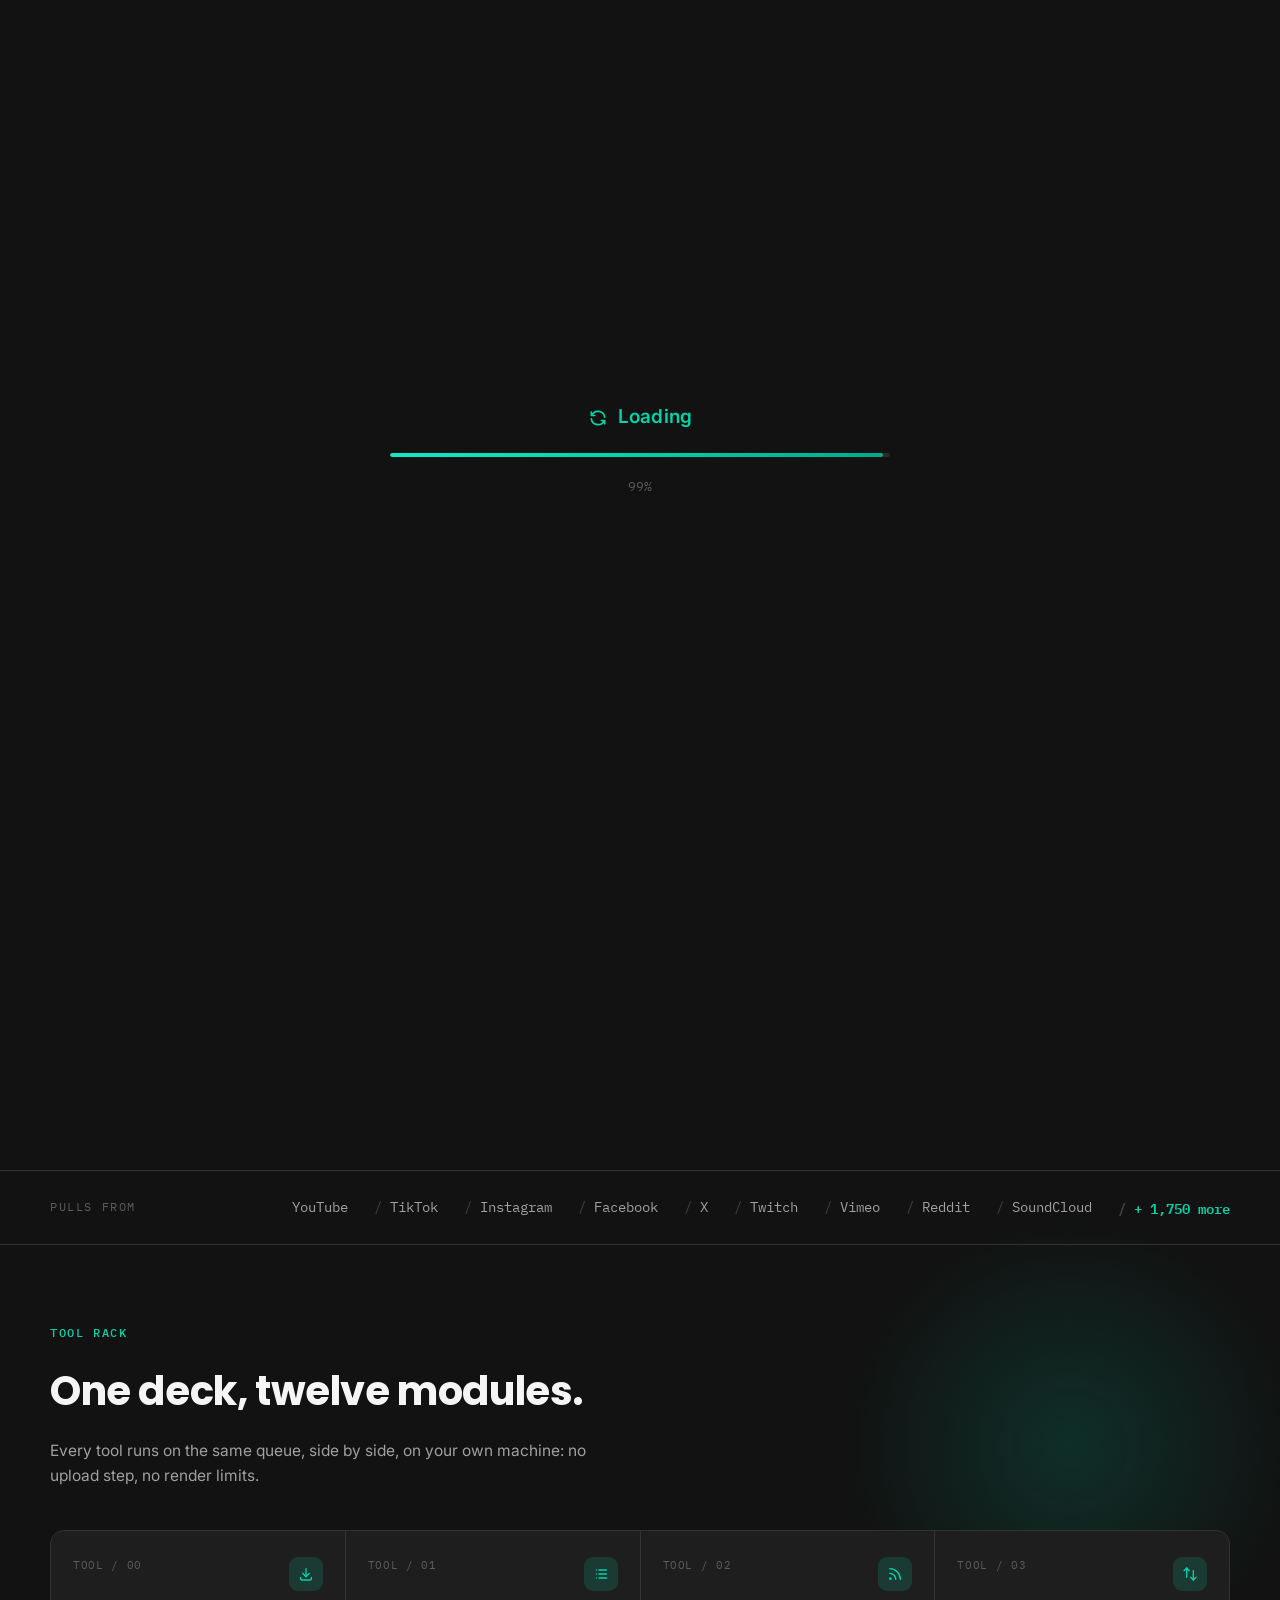
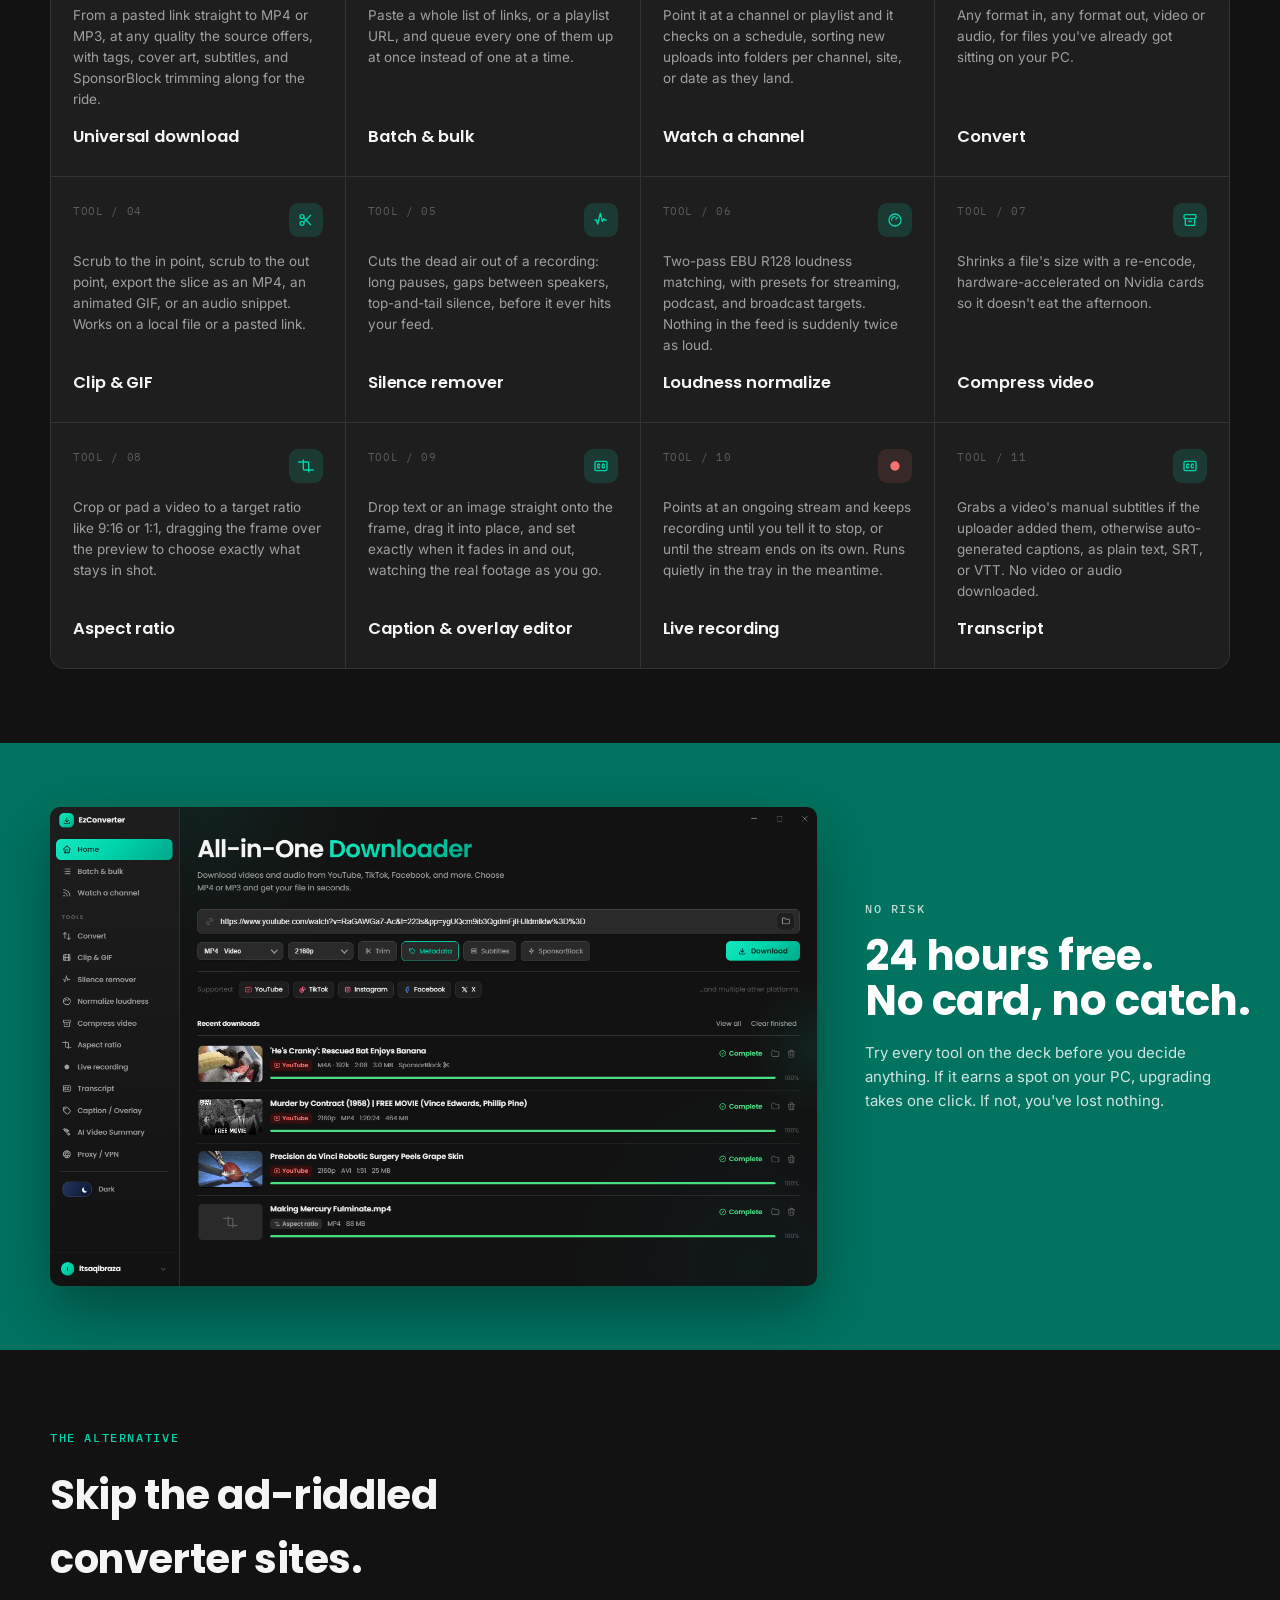
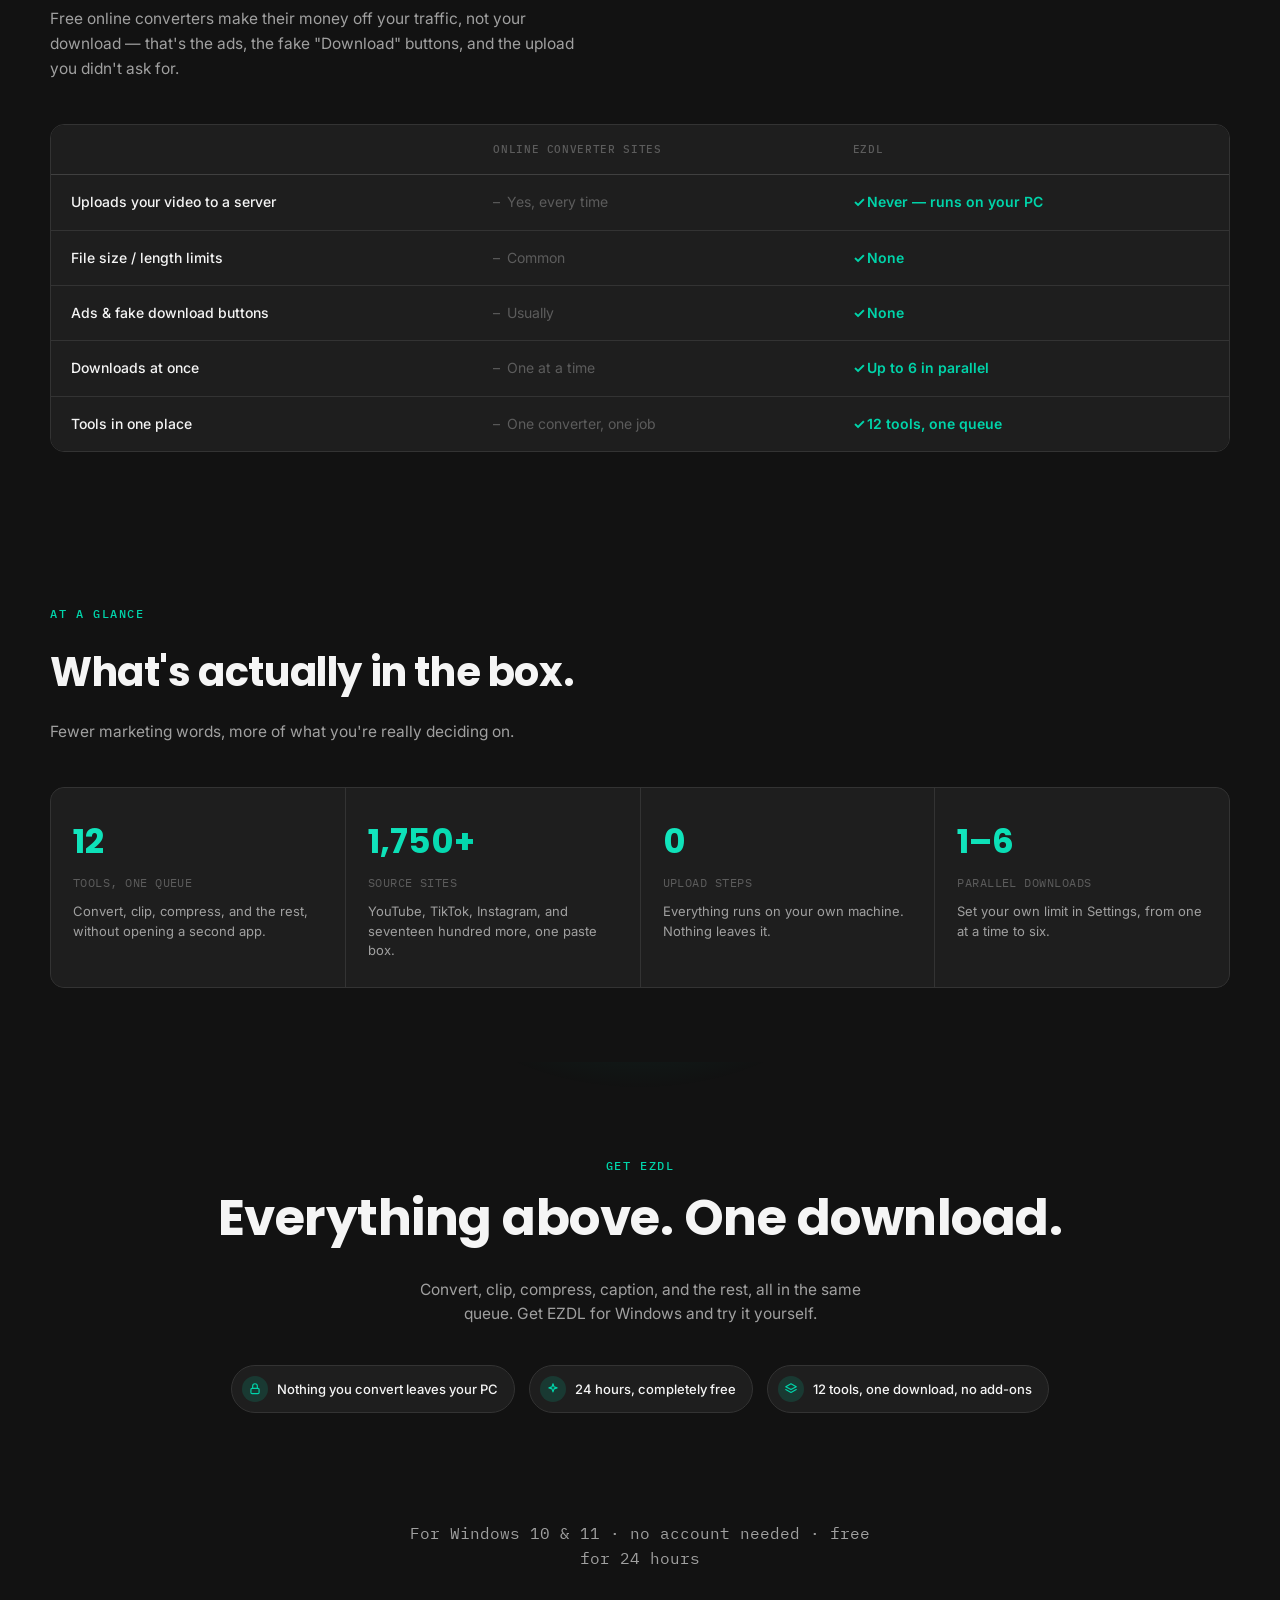
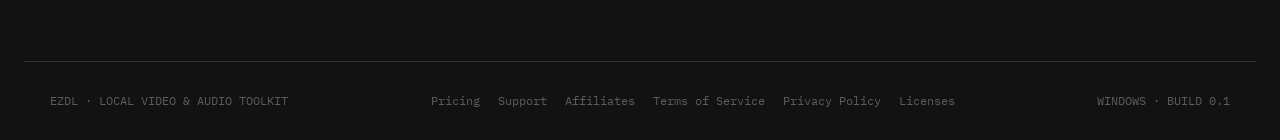
<file: index.html>
<!DOCTYPE html>
<html lang="en">
<head>
<meta charset="UTF-8">
<meta name="viewport" content="width=device-width, initial-scale=1.0">
<title>EZDL: All-in-One Video &amp; Audio Downloader</title>
<meta name="description" content="EZDL is a Windows desktop app for downloading, clipping, and cleaning up video and audio locally. Free for your first 24 hours.">
<link rel="icon" type="image/png" href="img/favicon.png">
<link rel="preconnect" href="https://fonts.googleapis.com">
<link rel="preconnect" href="https://fonts.gstatic.com" crossorigin>
<link href="https://fonts.googleapis.com/css2?family=Poppins:wght@500;600;700&family=Inter:wght@400;500;600&family=IBM+Plex+Mono:wght@400;500;600&display=swap" rel="stylesheet">
<link rel="stylesheet" href="css/styles.css">
<script>
  (function () {
    try {
      if (localStorage.getItem('ezc-theme') === 'light') {
        document.documentElement.setAttribute('data-theme', 'light');
      }
    } catch (_) {}
  })();
</script>
</head>
<body>

<noscript><style>
  #preloader { display: none !important; }
  .hero-eyebrow, .hero h1, .hero-sub, .hero-cta, .hero-cta-note, .hero-shot { opacity: 1 !important; animation: none !important; }
</style></noscript>

<div id="preloader" class="preloader" role="status" aria-live="polite">
  <div class="preloader-inner">
    <span class="preloader-spin" aria-hidden="true">
      <svg viewBox="0 0 24 24" fill="none" stroke="currentColor" stroke-width="2" stroke-linecap="round" stroke-linejoin="round"><path d="M20 11a8.1 8.1 0 0 0 -15.5 -2m-.5 -4v4h4" /><path d="M4 13a8.1 8.1 0 0 0 15.5 2m.5 4v-4h-4" /></svg>
    </span>
    <span class="preloader-text">Loading</span>
  </div>
  <div class="preloader-bar"><div class="preloader-bar-fill" id="preloaderFill"></div></div>
  <span class="preloader-pct" id="preloaderPct">0%</span>
</div>

<div class="cursor-blob" id="cursorBlob" aria-hidden="true"></div>
<div class="scroll-line" aria-hidden="true"><div class="scroll-line-fill" id="scrollLineFill"></div></div>

<div class="topbar wrap">
  <a class="brand" href="index.html">
    <span class="brand-mark">
      <svg viewBox="0 0 24 24" fill="none" stroke="currentColor" stroke-width="2.4" stroke-linecap="round" stroke-linejoin="round"><path d="M4 17v2a2 2 0 0 0 2 2h12a2 2 0 0 0 2 -2v-2" /><path d="M7 11l5 5l5 -5" /><path d="M12 4l0 12" /></svg>
    </span>
    EZDL
  </a>
  <div class="topbar-right">
    <nav class="topbar-nav">
      <a class="legal-back" href="index.html">Home</a>
      <a class="legal-back" href="pricing.html">Pricing</a>
      <a class="legal-back" href="support.html">Support</a>
    </nav>
    <button class="theme-toggle" id="themeToggle" type="button" aria-label="Toggle light and dark theme" title="Toggle theme">
      <svg class="theme-icon icon-moon" viewBox="0 0 24 24" fill="none" stroke="currentColor" stroke-width="2" stroke-linecap="round" stroke-linejoin="round"><path d="M12 3c.132 0 .263 0 .393 0a7.5 7.5 0 0 0 7.92 12.446a9 9 0 1 1 -8.313 -12.454z" /></svg>
      <svg class="theme-icon icon-sun" viewBox="0 0 24 24" fill="none" stroke="currentColor" stroke-width="2" stroke-linecap="round" stroke-linejoin="round" hidden><circle cx="12" cy="12" r="4" /><path d="M12 2v2" /><path d="M12 20v2" /><path d="M4.93 4.93l1.41 1.41" /><path d="M17.66 17.66l1.41 1.41" /><path d="M2 12h2" /><path d="M20 12h2" /><path d="M6.34 17.66l-1.41 1.41" /><path d="M19.07 4.93l-1.41 1.41" /></svg>
    </button>
    <div class="topbar-tag"><span class="dot"></span> BUILD 0.1 &middot; WINDOWS</div>
  </div>
</div>

<main class="hero">
  <div class="hero-top wrap">
    <div class="hero-eyebrow"><span class="label">Video &amp; audio, handled locally</span></div>
    <h1>All-in-One <em>Downloader</em></h1>
    <p class="hero-sub">
      EZDL grabs video and audio from almost anywhere online, then
      shapes it into exactly what you need: a clip, a clean podcast file,
      a captioned cut. Free for your first 24 hours.
    </p>
    <div class="hero-cta">
      <a class="btn-primary" href="https://api.ezdl.net/download">
        <svg viewBox="0 0 24 24" fill="none" stroke="currentColor" stroke-width="2" stroke-linecap="round" stroke-linejoin="round"><path d="M4 17v2a2 2 0 0 0 2 2h12a2 2 0 0 0 2 -2v-2" /><path d="M7 11l5 5l5 -5" /><path d="M12 4l0 12" /></svg>
        Download for Windows
      </a>
      <a class="hero-scroll" href="#modules">See what's inside &darr;</a>
    </div>
    <div class="hero-cta-note">
      For <b>Windows</b> 10 &amp; 11 &middot; no account needed &middot; free for 24 hours
    </div>
  </div>

  <div class="hero-shot">
    <img class="hero-shot-dark" src="img/tool-image-darkmode.png" alt="EZDL app window showing the download queue with completed downloads" width="1310" height="780">
    <img class="hero-shot-light" src="img/tool-image-lightmode.png" alt="EZDL app window showing the download queue with completed downloads" width="1349" height="800">
  </div>
</main>

<div class="sources">
  <div class="sources-inner">
    <span class="sources-label">Pulls from</span>
    <div class="source-list mono">
      <span>YouTube</span><span>TikTok</span><span>Instagram</span><span>Facebook</span>
      <span>X</span><span>Twitch</span><span>Vimeo</span><span>Reddit</span><span>SoundCloud</span>
      <span class="source-more">+ 1,750 more</span>
    </div>
  </div>
</div>

<section class="block reveal" id="modules">
  <div class="block-glow" aria-hidden="true"></div>
  <div class="block-head">
    <span class="label">Tool rack</span>
    <h2>One deck, twelve modules.</h2>
    <p>Every tool runs on the same queue, side by side, on your own machine: no upload step, no render limits.</p>
  </div>

  <div class="modules">
    <div class="module">
      <div class="module-top">
        <span class="module-id mono">TOOL&nbsp;/&nbsp;00</span>
        <span class="module-icon"><svg viewBox="0 0 24 24" fill="none" stroke="currentColor" stroke-width="2" stroke-linecap="round" stroke-linejoin="round"><path d="M4 17v2a2 2 0 0 0 2 2h12a2 2 0 0 0 2 -2v-2" /><path d="M7 11l5 5l5 -5" /><path d="M12 4l0 12" /></svg></span>
      </div>
      <p>From a pasted link straight to MP4 or MP3, at any quality the source offers, with tags, cover art, subtitles, and SponsorBlock trimming along for the ride.</p>
      <h3>Universal download</h3>
    </div>

    <div class="module">
      <div class="module-top">
        <span class="module-id mono">TOOL&nbsp;/&nbsp;01</span>
        <span class="module-icon"><svg viewBox="0 0 24 24" fill="none" stroke="currentColor" stroke-width="2" stroke-linecap="round" stroke-linejoin="round"><path d="M9 6l11 0" /><path d="M9 12l11 0" /><path d="M9 18l11 0" /><path d="M5 6l0 .01" /><path d="M5 12l0 .01" /><path d="M5 18l0 .01" /></svg></span>
      </div>
      <p>Paste a whole list of links, or a playlist URL, and queue every one of them up at once instead of one at a time.</p>
      <h3>Batch &amp; bulk</h3>
    </div>

    <div class="module">
      <div class="module-top">
        <span class="module-id mono">TOOL&nbsp;/&nbsp;02</span>
        <span class="module-icon"><svg viewBox="0 0 24 24" fill="none" stroke="currentColor" stroke-width="2" stroke-linecap="round" stroke-linejoin="round"><path d="M5 19m-1 0a1 1 0 1 0 2 0a1 1 0 1 0 -2 0" /><path d="M4 4a16 16 0 0 1 16 16" /><path d="M4 11a9 9 0 0 1 9 9" /></svg></span>
      </div>
      <p>Point it at a channel or playlist and it checks on a schedule, sorting new uploads into folders per channel, site, or date as they land.</p>
      <h3>Watch a channel</h3>
    </div>

    <div class="module">
      <div class="module-top">
        <span class="module-id mono">TOOL&nbsp;/&nbsp;03</span>
        <span class="module-icon"><svg viewBox="0 0 24 24" fill="none" stroke="currentColor" stroke-width="2" stroke-linecap="round" stroke-linejoin="round"><path d="M3 7l4 -4l4 4" /><path d="M7 3l0 14" /><path d="M21 17l-4 4l-4 -4" /><path d="M17 21l0 -14" /></svg></span>
      </div>
      <p>Any format in, any format out, video or audio, for files you've already got sitting on your PC.</p>
      <h3>Convert</h3>
    </div>

    <div class="module">
      <div class="module-top">
        <span class="module-id mono">TOOL&nbsp;/&nbsp;04</span>
        <span class="module-icon"><svg viewBox="0 0 24 24" fill="none" stroke="currentColor" stroke-width="2" stroke-linecap="round" stroke-linejoin="round"><path d="M6 7m-3 0a3 3 0 1 0 6 0a3 3 0 1 0 -6 0" /><path d="M6 17m-3 0a3 3 0 1 0 6 0a3 3 0 1 0 -6 0" /><path d="M8.6 8.6l10.4 10.4" /><path d="M8.6 15.4l10.4 -10.4" /></svg></span>
      </div>
      <p>Scrub to the in point, scrub to the out point, export the slice as an MP4, an animated GIF, or an audio snippet. Works on a local file or a pasted link.</p>
      <h3>Clip &amp; GIF</h3>
    </div>

    <div class="module">
      <div class="module-top">
        <span class="module-id mono">TOOL&nbsp;/&nbsp;05</span>
        <span class="module-icon"><svg viewBox="0 0 24 24" fill="none" stroke="currentColor" stroke-width="2" stroke-linecap="round" stroke-linejoin="round"><path d="M3 12h2l2 6l4 -16l3 12l2 -4l2 2h2" /></svg></span>
      </div>
      <p>Cuts the dead air out of a recording: long pauses, gaps between speakers, top-and-tail silence, before it ever hits your feed.</p>
      <h3>Silence remover</h3>
    </div>

    <div class="module">
      <div class="module-top">
        <span class="module-id mono">TOOL&nbsp;/&nbsp;06</span>
        <span class="module-icon"><svg viewBox="0 0 24 24" fill="none" stroke="currentColor" stroke-width="2" stroke-linecap="round" stroke-linejoin="round"><path d="M12 12m-9 0a9 9 0 1 0 18 0a9 9 0 1 0 -18 0" /><path d="M13.41 10.59l2.59 -2.59" /><path d="M7 12a5 5 0 0 1 5 -5" /></svg></span>
      </div>
      <p>Two-pass EBU&nbsp;R128 loudness matching, with presets for streaming, podcast, and broadcast targets. Nothing in the feed is suddenly twice as loud.</p>
      <h3>Loudness normalize</h3>
    </div>

    <div class="module">
      <div class="module-top">
        <span class="module-id mono">TOOL&nbsp;/&nbsp;07</span>
        <span class="module-icon"><svg viewBox="0 0 24 24" fill="none" stroke="currentColor" stroke-width="2" stroke-linecap="round" stroke-linejoin="round"><path d="M3 4m0 2a2 2 0 0 1 2 -2h14a2 2 0 0 1 2 2v2a2 2 0 0 1 -2 2h-14a2 2 0 0 1 -2 -2z" /><path d="M5 10v9a1 1 0 0 0 1 1h12a1 1 0 0 0 1 -1v-9" /><path d="M10 14l4 0" /></svg></span>
      </div>
      <p>Shrinks a file's size with a re-encode, hardware-accelerated on Nvidia cards so it doesn't eat the afternoon.</p>
      <h3>Compress video</h3>
    </div>

    <div class="module">
      <div class="module-top">
        <span class="module-id mono">TOOL&nbsp;/&nbsp;08</span>
        <span class="module-icon"><svg viewBox="0 0 24 24" fill="none" stroke="currentColor" stroke-width="2" stroke-linecap="round" stroke-linejoin="round"><path d="M8 3v13a2 2 0 0 0 2 2h13" /><path d="M16 21v-13a2 2 0 0 0 -2 -2h-13" /></svg></span>
      </div>
      <p>Crop or pad a video to a target ratio like 9:16 or 1:1, dragging the frame over the preview to choose exactly what stays in shot.</p>
      <h3>Aspect ratio</h3>
    </div>

    <div class="module">
      <div class="module-top">
        <span class="module-id mono">TOOL&nbsp;/&nbsp;09</span>
        <span class="module-icon"><svg viewBox="0 0 24 24" fill="none" stroke="currentColor" stroke-width="2" stroke-linecap="round" stroke-linejoin="round"><path d="M3 5m0 2a2 2 0 0 1 2 -2h14a2 2 0 0 1 2 2v10a2 2 0 0 1 -2 2h-14a2 2 0 0 1 -2 -2z" /><path d="M10 10.5a1.5 1.5 0 0 0 -3 0v3a1.5 1.5 0 0 0 3 0" /><path d="M17 10.5a1.5 1.5 0 0 0 -3 0v3a1.5 1.5 0 0 0 3 0" /></svg></span>
      </div>
      <p>Drop text or an image straight onto the frame, drag it into place, and set exactly when it fades in and out, watching the real footage as you go.</p>
      <h3>Caption &amp; overlay editor</h3>
    </div>

    <div class="module rec">
      <div class="module-top">
        <span class="module-id mono">TOOL&nbsp;/&nbsp;10</span>
        <span class="module-icon"><svg viewBox="0 0 24 24" fill="currentColor" stroke="none"><circle cx="12" cy="12" r="7" /></svg></span>
      </div>
      <p>Points at an ongoing stream and keeps recording until you tell it to stop, or until the stream ends on its own. Runs quietly in the tray in the meantime.</p>
      <h3>Live recording</h3>
    </div>

    <div class="module">
      <div class="module-top">
        <span class="module-id mono">TOOL&nbsp;/&nbsp;11</span>
        <span class="module-icon"><svg viewBox="0 0 24 24" fill="none" stroke="currentColor" stroke-width="2" stroke-linecap="round" stroke-linejoin="round"><path d="M3 5m0 2a2 2 0 0 1 2 -2h14a2 2 0 0 1 2 2v10a2 2 0 0 1 -2 2h-14a2 2 0 0 1 -2 -2z" /><path d="M10 10.5a1.5 1.5 0 0 0 -3 0v3a1.5 1.5 0 0 0 3 0" /><path d="M17 10.5a1.5 1.5 0 0 0 -3 0v3a1.5 1.5 0 0 0 3 0" /></svg></span>
      </div>
      <p>Grabs a video's manual subtitles if the uploader added them, otherwise auto-generated captions, as plain text, SRT, or VTT. No video or audio downloaded.</p>
      <h3>Transcript</h3>
    </div>
  </div>
</section>

<section class="spotlight reveal">
  <div class="spotlight-inner">
    <div class="spotlight-image">
      <img src="img/spotlight-tool.png" alt="EZDL app window" onerror="this.hidden=true;this.nextElementSibling.hidden=false;">
      <div class="spotlight-placeholder" hidden>
        <span>Drop your screenshot at</span>
        <code>img/spotlight-tool.png</code>
      </div>
    </div>
    <div class="spotlight-text">
      <span class="label spotlight-label">No risk</span>
      <h2>24 hours free.<br>No card, no catch.</h2>
      <p>Try every tool on the deck before you decide anything. If it earns a spot on your PC, upgrading takes one click. If not, you've lost nothing.</p>
      <div class="hero-cta">
        <a class="btn-primary spotlight-btn" href="https://api.ezdl.net/download">
          <svg viewBox="0 0 24 24" fill="none" stroke="currentColor" stroke-width="2" stroke-linecap="round" stroke-linejoin="round"><path d="M4 17v2a2 2 0 0 0 2 2h12a2 2 0 0 0 2 -2v-2" /><path d="M7 11l5 5l5 -5" /><path d="M12 4l0 12" /></svg>
          Download for Windows
        </a>
      </div>
    </div>
  </div>
</section>

<section class="block reveal">
  <div class="block-head">
    <span class="label">The alternative</span>
    <h2>Skip the ad-riddled converter sites.</h2>
    <p>Free online converters make their money off your traffic, not your download &mdash; that's the ads, the fake "Download" buttons, and the upload you didn't ask for.</p>
  </div>

  <div class="compare-wrap">
    <table class="compare">
      <thead>
        <tr>
          <th scope="col"></th>
          <th scope="col">Online converter sites</th>
          <th scope="col">EZDL</th>
        </tr>
      </thead>
      <tbody>
        <tr>
          <th scope="row">Uploads your video to a server</th>
          <td class="cmp-no">Yes, every time</td>
          <td class="cmp-yes">Never &mdash; runs on your PC</td>
        </tr>
        <tr>
          <th scope="row">File size / length limits</th>
          <td class="cmp-no">Common</td>
          <td class="cmp-yes">None</td>
        </tr>
        <tr>
          <th scope="row">Ads &amp; fake download buttons</th>
          <td class="cmp-no">Usually</td>
          <td class="cmp-yes">None</td>
        </tr>
        <tr>
          <th scope="row">Downloads at once</th>
          <td class="cmp-no">One at a time</td>
          <td class="cmp-yes">Up to 6 in parallel</td>
        </tr>
        <tr>
          <th scope="row">Tools in one place</th>
          <td class="cmp-no">One converter, one job</td>
          <td class="cmp-yes">12 tools, one queue</td>
        </tr>
      </tbody>
    </table>
  </div>
</section>

<section class="block reveal">
  <div class="block-head">
    <span class="label">At a glance</span>
    <h2>What's actually in the box.</h2>
    <p>Fewer marketing words, more of what you're really deciding on.</p>
  </div>

  <div class="stats">
    <div class="stat">
      <b>12</b>
      <span class="stat-label">Tools, one queue</span>
      <p class="stat-note">Convert, clip, compress, and the rest, without opening a second app.</p>
    </div>
    <div class="stat">
      <b>1,750+</b>
      <span class="stat-label">Source sites</span>
      <p class="stat-note">YouTube, TikTok, Instagram, and seventeen hundred more, one paste box.</p>
    </div>
    <div class="stat">
      <b>0</b>
      <span class="stat-label">Upload steps</span>
      <p class="stat-note">Everything runs on your own machine. Nothing leaves it.</p>
    </div>
    <div class="stat">
      <b>1&ndash;6</b>
      <span class="stat-label">Parallel downloads</span>
      <p class="stat-note">Set your own limit in Settings, from one at a time to six.</p>
    </div>
  </div>
</section>

<section class="closer reveal">
  <div class="closer-glow" aria-hidden="true"></div>
  <span class="label">Get EZDL</span>
  <h2>Everything above. One download.</h2>
  <p>Convert, clip, compress, caption, and the rest, all in the same queue. Get EZDL for Windows and try it yourself.</p>

  <div class="closer-points">
    <div class="closer-point">
      <span class="closer-point-icon"><svg viewBox="0 0 24 24" fill="none" stroke="currentColor" stroke-width="2" stroke-linecap="round" stroke-linejoin="round"><rect x="5" y="11" width="14" height="9" rx="2" /><path d="M8 11v-4a4 4 0 0 1 8 0v4" /></svg></span>
      <span>Nothing you convert leaves your PC</span>
    </div>
    <div class="closer-point">
      <span class="closer-point-icon"><svg viewBox="0 0 24 24" fill="none" stroke="currentColor" stroke-width="2" stroke-linecap="round" stroke-linejoin="round"><path d="M12 3l1.7 5.3l5.3 1.7l-5.3 1.7l-1.7 5.3l-1.7 -5.3l-5.3 -1.7l5.3 -1.7z" /></svg></span>
      <span>24 hours, completely free</span>
    </div>
    <div class="closer-point">
      <span class="closer-point-icon"><svg viewBox="0 0 24 24" fill="none" stroke="currentColor" stroke-width="2" stroke-linecap="round" stroke-linejoin="round"><path d="M12 3l9 5l-9 5l-9 -5z" /><path d="M3 13l9 5l9 -5" /></svg></span>
      <span>12 tools, one download, no add-ons</span>
    </div>
  </div>

  <div class="hero-cta">
    <a class="btn-primary" href="https://api.ezdl.net/download">
      <svg viewBox="0 0 24 24" fill="none" stroke="currentColor" stroke-width="2" stroke-linecap="round" stroke-linejoin="round"><path d="M4 17v2a2 2 0 0 0 2 2h12a2 2 0 0 0 2 -2v-2" /><path d="M7 11l5 5l5 -5" /><path d="M12 4l0 12" /></svg>
      Download for Windows
    </a>
  </div>
  <p class="closer-note">For Windows 10 &amp; 11 &middot; no account needed &middot; free for 24 hours</p>
</section>

<footer>
  <div class="footer-inner">
    <span>EZDL &middot; LOCAL VIDEO &amp; AUDIO TOOLKIT</span>
    <nav class="footer-links">
      <a href="pricing.html">Pricing</a>
      <a href="support.html">Support</a>
      <a href="affiliate-signup.html">Affiliates</a>
      <a href="terms.html">Terms of Service</a>
      <a href="privacy.html">Privacy Policy</a>
      <a href="licenses.html">Licenses</a>
    </nav>
    <span>WINDOWS &middot; BUILD 0.1</span>
  </div>
</footer>

<script src="js/site.js"></script>
</body>
</html>
</file>
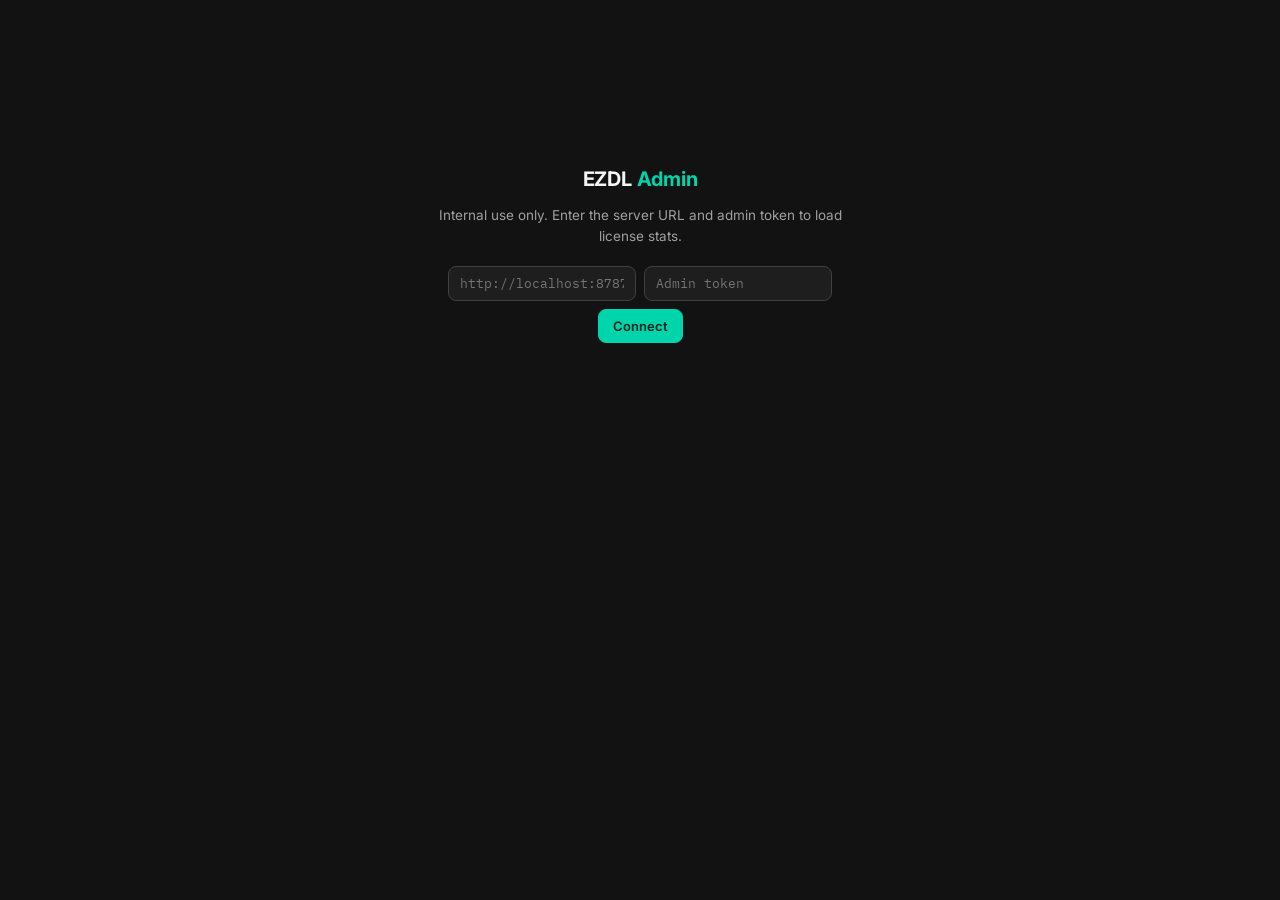
<file: admin.html>
<!DOCTYPE html>
<html lang="en">
<head>
<meta charset="UTF-8">
<meta name="viewport" content="width=device-width, initial-scale=1.0">
<meta name="robots" content="noindex, nofollow">
<title>EZDL Admin</title>
<link rel="icon" type="image/png" href="img/favicon.png">
<link rel="preconnect" href="https://fonts.googleapis.com">
<link rel="preconnect" href="https://fonts.gstatic.com" crossorigin>
<link href="https://fonts.googleapis.com/css2?family=Inter:wght@400;500;600;700&family=IBM+Plex+Mono:wght@400;500;600&display=swap" rel="stylesheet">
<style>
  :root {
    --bg: #121212;
    --surface: #1e1e1e;
    --surface-2: #2a2a2a;
    --border: #333333;
    --border-strong: #404040;
    --text: #f5f5f5;
    --text-muted: #a0a0a0;
    --text-faint: #5c5c5c;
    --accent: #00d4aa;
    --accent-hover: #00b894;
    --accent-soft: rgba(0, 212, 170, 0.15);
    --danger: #ff6b6b;
    --danger-soft: rgba(255, 107, 107, 0.14);
  }
  * { box-sizing: border-box; }
  body {
    margin: 0;
    background: var(--bg);
    color: var(--text);
    font-family: 'Inter', system-ui, sans-serif;
    -webkit-font-smoothing: antialiased;
  }
  code, .mono { font-family: 'IBM Plex Mono', ui-monospace, monospace; }
  .wrap {
    max-width: 960px;
    margin: 0 auto;
    padding: 32px 20px 80px;
  }
  header {
    display: flex;
    align-items: center;
    justify-content: space-between;
    gap: 16px;
    margin-bottom: 28px;
    flex-wrap: wrap;
  }
  h1 {
    font-size: 20px;
    font-weight: 700;
    margin: 0;
    letter-spacing: -0.01em;
  }
  h1 span { color: var(--accent); }
  .conn-row {
    display: flex;
    gap: 8px;
    align-items: center;
    flex-wrap: wrap;
  }
  .conn-row input {
    background: var(--surface);
    border: 1px solid var(--border-strong);
    border-radius: 8px;
    padding: 8px 11px;
    color: var(--text);
    font-size: 13px;
    font-family: 'IBM Plex Mono', ui-monospace, monospace;
    min-width: 0;
  }
  .conn-row input:focus { outline: none; border-color: var(--accent); box-shadow: 0 0 0 3px var(--accent-soft); }
  #serverUrl { width: 220px; }
  #adminToken { width: 200px; }
  button {
    font: inherit;
    cursor: pointer;
    border-radius: 8px;
    border: 1px solid var(--border-strong);
    background: var(--surface-2);
    color: var(--text);
    padding: 8px 14px;
    font-size: 13px;
    font-weight: 500;
  }
  button:hover { border-color: var(--accent); }
  button.primary {
    background: var(--accent);
    border-color: var(--accent);
    color: #06231d;
    font-weight: 600;
  }
  button.primary:hover { background: var(--accent-hover); border-color: var(--accent-hover); }
  button:disabled { opacity: 0.5; cursor: default; }
  #statusMsg {
    font-size: 13px;
    margin: 0 0 20px;
    padding: 10px 13px;
    border-radius: 8px;
    display: none;
  }
  #statusMsg.error { display: block; background: var(--danger-soft); color: var(--danger); }
  #statusMsg.ok { display: block; background: var(--accent-soft); color: var(--accent); }
  .stat-grid {
    display: grid;
    grid-template-columns: repeat(auto-fit, minmax(150px, 1fr));
    gap: 12px;
    margin-bottom: 32px;
  }
  .stat-tile {
    background: var(--surface);
    border: 1px solid var(--border);
    border-radius: 12px;
    padding: 16px;
  }
  .stat-tile .n {
    font-size: 28px;
    font-weight: 700;
    font-variant-numeric: tabular-nums;
    line-height: 1.1;
  }
  .stat-tile .l {
    margin-top: 6px;
    font-size: 12.5px;
    color: var(--text-muted);
  }
  .stat-tile.accent .n { color: var(--accent); }
  h2 {
    font-size: 15px;
    font-weight: 600;
    margin: 0 0 12px;
  }
  table {
    width: 100%;
    border-collapse: collapse;
    font-size: 13px;
    background: var(--surface);
    border: 1px solid var(--border);
    border-radius: 12px;
    overflow: hidden;
  }
  th, td {
    text-align: left;
    padding: 10px 12px;
    border-bottom: 1px solid var(--border);
    white-space: nowrap;
  }
  th {
    color: var(--text-muted);
    font-weight: 500;
    font-size: 11.5px;
    text-transform: uppercase;
    letter-spacing: 0.03em;
    background: var(--surface-2);
  }
  tr:last-child td { border-bottom: none; }
  td.key { font-family: 'IBM Plex Mono', ui-monospace, monospace; }
  .pill {
    display: inline-block;
    padding: 2px 9px;
    border-radius: 999px;
    font-size: 11.5px;
    font-weight: 500;
  }
  .pill.active { background: var(--accent-soft); color: var(--accent); }
  .pill.revoked { background: var(--danger-soft); color: var(--danger); }
  .pill.expired { background: var(--surface-2); color: var(--text-muted); }
  .table-wrap { overflow-x: auto; }
  #gate {
    max-width: 420px;
    margin: 15vh auto 0;
    text-align: center;
  }
  #gate p { color: var(--text-muted); font-size: 13.5px; line-height: 1.6; }
  #gate .conn-row { justify-content: center; margin-top: 18px; }
  #dashboard { display: none; }
  .empty { color: var(--text-faint); font-size: 13px; padding: 20px; text-align: center; }
</style>
</head>
<body>

<div class="wrap">
  <div id="gate">
    <h1>EZDL <span>Admin</span></h1>
    <p>Internal use only. Enter the server URL and admin token to load license stats.</p>
    <div class="conn-row">
      <input id="serverUrlGate" type="text" placeholder="http://localhost:8787" autocomplete="off" spellcheck="false" />
      <input id="adminTokenGate" type="password" placeholder="Admin token" autocomplete="off" spellcheck="false" />
      <button class="primary" id="btnConnect">Connect</button>
    </div>
    <div id="statusMsgGate" style="margin-top:16px;"></div>
  </div>

  <div id="dashboard">
    <header>
      <h1>EZDL <span>Admin</span></h1>
      <div class="conn-row">
        <span id="serverUrlLabel" class="mono" style="color:var(--text-faint); font-size:12px;"></span>
        <button id="btnRefresh">Refresh</button>
        <button id="btnSignOut">Sign out</button>
      </div>
    </header>

    <div id="statusMsg"></div>

    <div class="stat-grid">
      <div class="stat-tile accent">
        <div class="n" id="statInstalls">—</div>
        <div class="l">Total installs</div>
      </div>
      <div class="stat-tile">
        <div class="n" id="statInstalls7d">—</div>
        <div class="l">Installs, last 7 days</div>
      </div>
      <div class="stat-tile accent">
        <div class="n" id="statActiveYearly">—</div>
        <div class="l">Active — Yearly</div>
      </div>
      <div class="stat-tile accent">
        <div class="n" id="statActiveLifetime">—</div>
        <div class="l">Active — Lifetime</div>
      </div>
      <div class="stat-tile">
        <div class="n" id="statTotalActive">—</div>
        <div class="l">Total active licenses</div>
      </div>
      <div class="stat-tile">
        <div class="n" id="statDevices">—</div>
        <div class="l">Devices activated</div>
      </div>
      <div class="stat-tile">
        <div class="n" id="statExpired">—</div>
        <div class="l">Expired (yearly, lapsed)</div>
      </div>
      <div class="stat-tile">
        <div class="n" id="statRevoked">—</div>
        <div class="l">Revoked</div>
      </div>
      <div class="stat-tile">
        <div class="n" id="statTotalIssued">—</div>
        <div class="l">Total keys ever issued</div>
      </div>
    </div>

    <h2>App usage</h2>
    <div class="stat-grid">
      <div class="stat-tile accent">
        <div class="n" id="statUseDownloads">—</div>
        <div class="l">Downloads, all time</div>
      </div>
      <div class="stat-tile accent">
        <div class="n" id="statUseConversions">—</div>
        <div class="l">Conversions, all time</div>
      </div>
      <div class="stat-tile">
        <div class="n" id="statUseDownloads7d">—</div>
        <div class="l">Downloads, last 7 days</div>
      </div>
      <div class="stat-tile">
        <div class="n" id="statUseConversions7d">—</div>
        <div class="l">Conversions, last 7 days</div>
      </div>
    </div>
    <div class="stat-grid">
      <div class="stat-tile accent">
        <div class="n" id="statSuccess7d">—</div>
        <div class="l">Success rate, last 7 days</div>
      </div>
      <div class="stat-tile">
        <div class="n" id="statSuccessFixable7d">—</div>
        <div class="l">Success rate, leaving out bad links and unshared files</div>
      </div>
      <div class="stat-tile">
        <div class="n" id="statSuccessAll">—</div>
        <div class="l">Success rate, all time</div>
      </div>
      <div class="stat-tile">
        <div class="n" id="statFailed7d">—</div>
        <div class="l">Failed, last 7 days</div>
      </div>
    </div>
    <p id="successBySite" style="color: var(--text-muted); font-size: 13px; margin: 0 0 8px;"></p>
    <p id="usageBreakdown" style="color: var(--text-muted); font-size: 13px; margin: 0 0 8px;"></p>
    <p style="color: var(--text-muted); font-size: 12px; margin: 0 0 28px;">Counted from app version 0.1.6 onward, only for users with anonymous stats turned on.</p>

    <h2>Recent licenses</h2>
    <div class="table-wrap">
      <table>
        <thead>
          <tr>
            <th>Key</th>
            <th>Email</th>
            <th>Plan</th>
            <th>Status</th>
            <th>Expires</th>
            <th>Devices</th>
            <th>Issued</th>
          </tr>
        </thead>
        <tbody id="licenseRows"></tbody>
      </table>
      <div class="empty" id="licenseEmpty" style="display:none;">No licenses yet.</div>
    </div>

    <h2 style="margin-top:32px;">Affiliates</h2>
    <div class="table-wrap">
      <table>
        <thead>
          <tr>
            <th>Name</th>
            <th>Email</th>
            <th>Payout to</th>
            <th>Code</th>
            <th>Downloads</th>
            <th>Conversions</th>
            <th>Pending</th>
            <th>Paid</th>
          </tr>
        </thead>
        <tbody id="affiliateRows"></tbody>
      </table>
      <div class="empty" id="affiliateEmpty" style="display:none;">No affiliates yet.</div>
    </div>

    <h2 style="margin-top:32px;">Pending commissions</h2>
    <div class="table-wrap">
      <table>
        <thead>
          <tr>
            <th>Affiliate</th>
            <th>Pay to (PayPal)</th>
            <th>Customer</th>
            <th>Plan</th>
            <th>Sale</th>
            <th>Commission</th>
            <th>Date</th>
            <th></th>
          </tr>
        </thead>
        <tbody id="commissionRows"></tbody>
      </table>
      <div class="empty" id="commissionEmpty" style="display:none;">No pending commissions.</div>
    </div>

    <h2 style="margin-top:32px;">Recent error reports</h2>
    <div class="table-wrap">
      <table>
        <thead>
          <tr>
            <th>Site</th>
            <th>Tool</th>
            <th>Error</th>
            <th>Version</th>
            <th>OS</th>
            <th>Reported</th>
          </tr>
        </thead>
        <tbody id="errorReportRows"></tbody>
      </table>
      <div class="empty" id="errorReportEmpty" style="display:none;">No error reports yet.</div>
    </div>
  </div>
</div>

<script>
(function () {
  var LS_URL = 'ezdl-admin-server-url';
  var LS_TOKEN = 'ezdl-admin-token';

  var gate = document.getElementById('gate');
  var dashboard = document.getElementById('dashboard');
  var serverUrlGate = document.getElementById('serverUrlGate');
  var adminTokenGate = document.getElementById('adminTokenGate');
  var statusMsgGate = document.getElementById('statusMsgGate');
  var statusMsg = document.getElementById('statusMsg');
  var serverUrlLabel = document.getElementById('serverUrlLabel');

  function setStatus(node, text, kind) {
    node.textContent = text || '';
    node.className = kind ? kind : '';
    node.style.display = text ? 'block' : 'none';
  }

  function esc(v) {
    return String(v == null ? '' : v).replace(/[&<>"']/g, function (ch) {
      return { '&': '&amp;', '<': '&lt;', '>': '&gt;', '"': '&quot;', "'": '&#39;' }[ch];
    });
  }

  function fmtDate(iso) {
    if (!iso) return '—';
    var d = new Date(iso);
    if (isNaN(d)) return '—';
    return d.toLocaleDateString(undefined, { year: 'numeric', month: 'short', day: 'numeric' });
  }

  async function callAdmin(baseUrl, token, path, opts) {
    var res = await fetch(baseUrl.replace(/\/+$/, '') + path, Object.assign({
      headers: { Authorization: 'Bearer ' + token },
    }, opts || {}));
    var json = await res.json().catch(function () { return {}; });
    if (!res.ok) {
      var err = new Error(json.error || ('HTTP ' + res.status));
      err.status = res.status;
      throw err;
    }
    return json;
  }

  function statusPill(license) {
    if (license.status === 'revoked') return '<span class="pill revoked">Revoked</span>';
    var expired = license.plan === 'yearly' && license.expiresAt && new Date(license.expiresAt) < new Date();
    if (expired) return '<span class="pill expired">Expired</span>';
    return '<span class="pill active">Active</span>';
  }

  function renderLicenses(rows) {
    var tbody = document.getElementById('licenseRows');
    var empty = document.getElementById('licenseEmpty');
    tbody.innerHTML = '';
    empty.style.display = rows.length ? 'none' : 'block';
    rows.forEach(function (l) {
      var tr = document.createElement('tr');
      tr.innerHTML =
        '<td class="key">' + esc(l.key) + '</td>' +
        '<td>' + esc(l.email || '—') + '</td>' +
        '<td>' + (l.plan === 'lifetime' ? 'Lifetime' : 'Yearly') + '</td>' +
        '<td>' + statusPill(l) + '</td>' +
        '<td>' + (l.plan === 'lifetime' ? 'Never' : fmtDate(l.expiresAt)) + '</td>' +
        '<td>' + l.devicesUsed + ' / 3</td>' +
        '<td>' + fmtDate(l.createdAt) + '</td>';
      tbody.appendChild(tr);
    });
  }

  function renderAffiliates(rows) {
    var tbody = document.getElementById('affiliateRows');
    var empty = document.getElementById('affiliateEmpty');
    tbody.innerHTML = '';
    empty.style.display = rows.length ? 'none' : 'block';
    rows.forEach(function (a) {
      var tr = document.createElement('tr');
      tr.innerHTML =
        '<td>' + esc(a.name) + '</td>' +
        '<td>' + esc(a.email) + '</td>' +
        '<td>' + esc(a.payoutEmail) + '</td>' +
        '<td class="key">' + esc(a.code) + '</td>' +
        '<td>' + (a.downloads || 0) + '</td>' +
        '<td>' + a.conversions + '</td>' +
        '<td>$' + a.pendingCommission.toFixed(2) + '</td>' +
        '<td>$' + a.paidCommission.toFixed(2) + '</td>';
      tbody.appendChild(tr);
    });
  }

  function renderCommissions(rows, baseUrl, token) {
    var tbody = document.getElementById('commissionRows');
    var empty = document.getElementById('commissionEmpty');
    tbody.innerHTML = '';
    empty.style.display = rows.length ? 'none' : 'block';
    rows.forEach(function (c) {
      var tr = document.createElement('tr');
      var aff = c.affiliate;
      tr.innerHTML =
        '<td>' + (aff ? esc(aff.name) + '<br><span style="color: var(--text-muted); font-size: 12.5px;">' + esc(aff.email) + '</span>' : '—') + '</td>' +
        '<td>' + (aff ? esc(aff.payoutEmail) : '—') + '</td>' +
        '<td>' + esc(c.customerEmail) + '</td>' +
        '<td>' + (c.plan === 'lifetime' ? 'Lifetime' : 'Yearly') + '</td>' +
        '<td>$' + c.saleAmount.toFixed(2) + '</td>' +
        '<td>$' + c.commissionAmount.toFixed(2) + '</td>' +
        '<td>' + fmtDate(c.createdAt) + '</td>' +
        '<td></td>';
      var actionCell = tr.lastElementChild;
      var btn = document.createElement('button');
      btn.textContent = 'Mark paid';
      btn.addEventListener('click', function () {
        btn.disabled = true;
        btn.textContent = 'Marking…';
        callAdmin(baseUrl, token, '/api/admin/commissions/' + c.id + '/mark-paid', { method: 'POST' })
          .then(function () {
            tr.remove();
            empty.style.display = tbody.children.length ? 'none' : 'block';
          })
          .catch(function () {
            btn.disabled = false;
            btn.textContent = 'Mark paid';
          });
      });
      actionCell.appendChild(btn);
      tbody.appendChild(tr);
    });
  }

  function renderErrorReports(rows) {
    var tbody = document.getElementById('errorReportRows');
    var empty = document.getElementById('errorReportEmpty');
    tbody.innerHTML = '';
    empty.style.display = rows.length ? 'none' : 'block';
    rows.forEach(function (r) {
      var tr = document.createElement('tr');
      tr.innerHTML =
        '<td>' + esc(r.site || '—') + '</td>' +
        '<td>' + esc(r.tool || '—') + '</td>' +
        '<td>' + esc(r.errorMessage || '—') + '</td>' +
        '<td>' + esc(r.appVersion || '—') + '</td>' +
        '<td>' + esc(r.osPlatform || '—') + '</td>' +
        '<td>' + fmtDate(r.createdAt) + '</td>';
      tbody.appendChild(tr);
    });
  }

  async function loadDashboard(baseUrl, token, statusNode) {
    var stats = await callAdmin(baseUrl, token, '/api/admin/stats');
    document.getElementById('statActiveYearly').textContent = stats.activeYearly;
    document.getElementById('statActiveLifetime').textContent = stats.activeLifetime;
    document.getElementById('statTotalActive').textContent = stats.activeYearly + stats.activeLifetime;
    document.getElementById('statDevices').textContent = stats.totalDevicesActivated;
    document.getElementById('statExpired').textContent = stats.expiredYearly;
    document.getElementById('statRevoked').textContent = stats.revoked;
    document.getElementById('statTotalIssued').textContent = stats.totalKeysIssued;
    document.getElementById('statInstalls').textContent = stats.installs;
    document.getElementById('statInstalls7d').textContent = stats.installsLast7d;

    try {
      var usage = await callAdmin(baseUrl, token, '/api/admin/usage');
      document.getElementById('statUseDownloads').textContent = usage.allTime.downloads;
      document.getElementById('statUseConversions').textContent = usage.allTime.conversions;
      document.getElementById('statUseDownloads7d').textContent = usage.last7d.downloads;
      document.getElementById('statUseConversions7d').textContent = usage.last7d.conversions;
      var top = function (rows, key) {
        return rows.slice(0, 6).map(function (r) { return esc(r[key]) + ' ' + r.count; }).join(', ');
      };
      document.getElementById('usageBreakdown').innerHTML =
        (usage.byTool.length ? 'Top tools: ' + top(usage.byTool, 'tool') : 'No usage counted yet.') +
        (usage.bySite.length ? '<br>Top sites: ' + top(usage.bySite, 'site') : '');
      var sc = usage.success;
      if (sc) {
        var pct = function (v) { return v == null ? '—' : v + '%'; };
        document.getElementById('statSuccess7d').textContent = pct(sc.last7d.rate);
        document.getElementById('statSuccessFixable7d').textContent = pct(sc.last7d.rateFixable);
        document.getElementById('statSuccessAll').textContent = pct(sc.allTime.rate);
        document.getElementById('statFailed7d').textContent =
          sc.last7d.failed + ' of ' + (sc.last7d.ok + sc.last7d.failed);
        document.getElementById('successBySite').innerHTML = sc.bySite.length
          ? 'By site, last 7 days: ' + sc.bySite.slice(0, 8).map(function (s) {
              return esc(s.site) + ' ' + pct(s.rate) + ' (' + s.ok + ' ok, ' + s.failed + ' failed)';
            }).join(', ')
          : '';
        if (sc.last7d.notCounted) {
          document.getElementById('successBySite').innerHTML +=
            '<br>Not counted: ' + sc.last7d.notCounted + ' private or removed videos (last 7 days)';
        }
      }
    } catch (_) {
      document.getElementById('usageBreakdown').textContent = 'Usage stats unavailable.';
    }

    var data = await callAdmin(baseUrl, token, '/api/admin/licenses?limit=100');
    renderLicenses(data.licenses || []);

    var affiliateData = await callAdmin(baseUrl, token, '/api/admin/affiliates');
    renderAffiliates(affiliateData.affiliates || []);

    var commissionData = await callAdmin(baseUrl, token, '/api/admin/commissions?status=pending');
    renderCommissions(commissionData.commissions || [], baseUrl, token);

    var errorReportData = await callAdmin(baseUrl, token, '/api/admin/error-reports?limit=100');
    renderErrorReports(errorReportData.errorReports || []);

    setStatus(statusNode, '', '');
  }

  async function connect(baseUrl, token, fromGate) {
    baseUrl = (baseUrl || '').trim();
    token = (token || '').trim();
    if (!baseUrl || !token) {
      setStatus(fromGate ? statusMsgGate : statusMsg, 'Enter both the server URL and the admin token.', 'error');
      return;
    }
    var statusNode = fromGate ? statusMsgGate : statusMsg;
    setStatus(statusNode, 'Connecting…', '');
    try {
      await loadDashboard(baseUrl, token, statusNode);
      localStorage.setItem(LS_URL, baseUrl);
      localStorage.setItem(LS_TOKEN, token);
      gate.style.display = 'none';
      dashboard.style.display = 'block';
      serverUrlLabel.textContent = baseUrl;
    } catch (err) {
      var msg = err.status === 401
        ? 'Wrong admin token.'
        : err.status === 500
          ? 'Server has no ADMIN_TOKEN configured.'
          : ('Could not reach the server (' + err.message + ').');
      setStatus(statusNode, msg, 'error');
    }
  }

  document.getElementById('btnConnect').addEventListener('click', function () {
    connect(serverUrlGate.value, adminTokenGate.value, true);
  });
  [serverUrlGate, adminTokenGate].forEach(function (inp) {
    inp.addEventListener('keydown', function (e) {
      if (e.key === 'Enter') document.getElementById('btnConnect').click();
    });
  });

  document.getElementById('btnRefresh').addEventListener('click', function () {
    var baseUrl = localStorage.getItem(LS_URL);
    var token = localStorage.getItem(LS_TOKEN);
    if (baseUrl && token) connect(baseUrl, token, false);
  });

  document.getElementById('btnSignOut').addEventListener('click', function () {
    localStorage.removeItem(LS_URL);
    localStorage.removeItem(LS_TOKEN);
    dashboard.style.display = 'none';
    gate.style.display = 'block';
    serverUrlGate.value = '';
    adminTokenGate.value = '';
  });

  // Auto-connect if credentials are already saved from a previous visit.
  (function init() {
    var savedUrl = localStorage.getItem(LS_URL);
    var savedToken = localStorage.getItem(LS_TOKEN);
    if (savedUrl && savedToken) {
      serverUrlGate.value = savedUrl;
      adminTokenGate.value = savedToken;
      connect(savedUrl, savedToken, true);
    }
  })();
})();
</script>

</body>
</html>
</file>
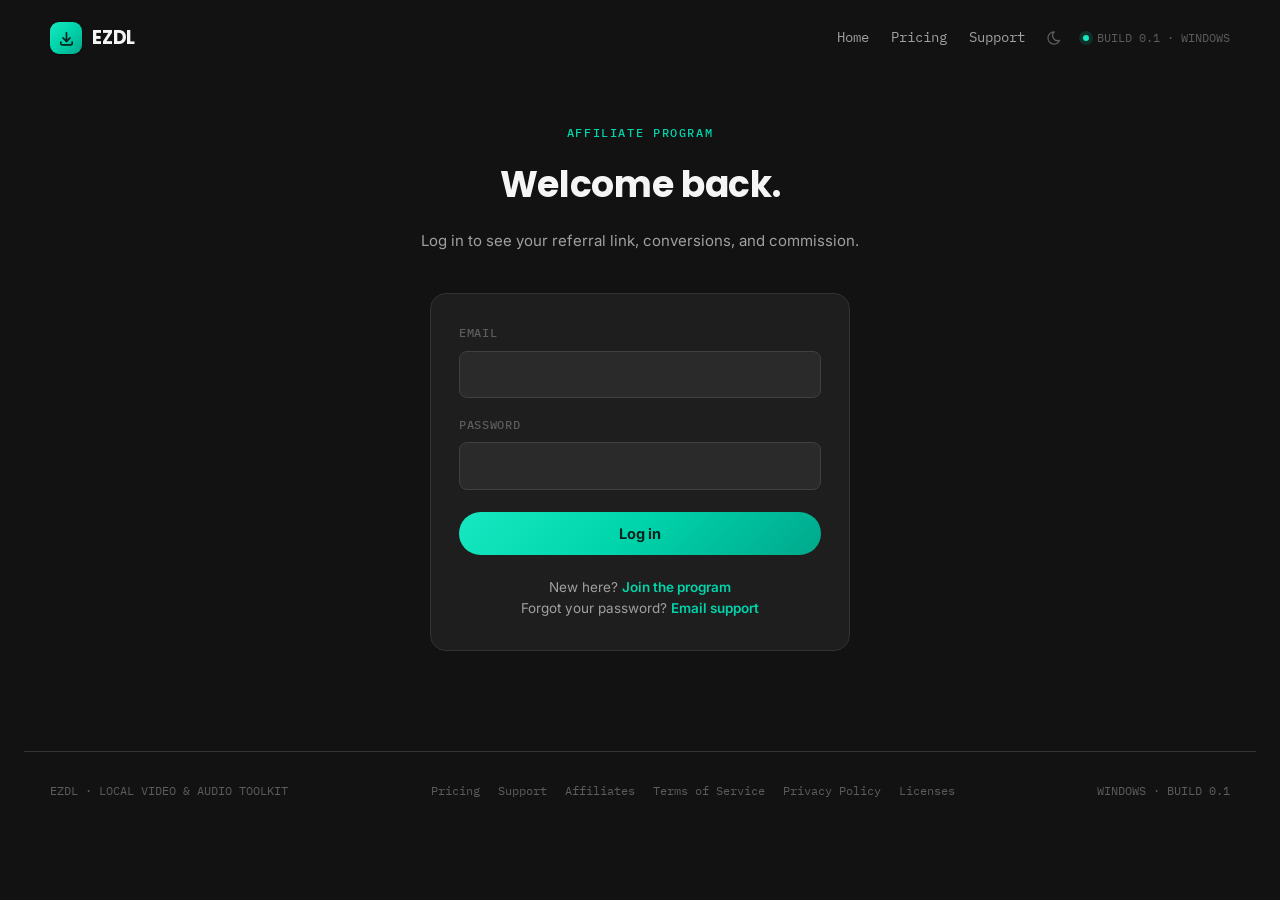
<file: affiliate-dashboard.html>
<!DOCTYPE html>
<html lang="en">
<head>
<meta charset="UTF-8">
<meta name="viewport" content="width=device-width, initial-scale=1.0">
<meta name="robots" content="noindex, nofollow">
<title>EZDL Affiliate Dashboard</title>
<link rel="icon" type="image/png" href="img/favicon.png">
<link rel="preconnect" href="https://fonts.googleapis.com">
<link rel="preconnect" href="https://fonts.gstatic.com" crossorigin>
<link href="https://fonts.googleapis.com/css2?family=Poppins:wght@500;600;700&family=Inter:wght@400;500;600&family=IBM+Plex+Mono:wght@400;500;600&display=swap" rel="stylesheet">
<link rel="stylesheet" href="css/styles.css">
<script>
  (function () {
    try {
      if (localStorage.getItem('ezc-theme') === 'light') {
        document.documentElement.setAttribute('data-theme', 'light');
      }
    } catch (_) {}
  })();
</script>
</head>
<body>

<div class="topbar wrap">
  <a class="brand" href="index.html">
    <span class="brand-mark">
      <svg viewBox="0 0 24 24" fill="none" stroke="currentColor" stroke-width="2.4" stroke-linecap="round" stroke-linejoin="round"><path d="M4 17v2a2 2 0 0 0 2 2h12a2 2 0 0 0 2 -2v-2" /><path d="M7 11l5 5l5 -5" /><path d="M12 4l0 12" /></svg>
    </span>
    EZDL
  </a>
  <div class="topbar-right">
    <nav class="topbar-nav">
      <a class="legal-back" href="index.html">Home</a>
      <a class="legal-back" href="pricing.html">Pricing</a>
      <a class="legal-back" href="support.html">Support</a>
    </nav>
    <button class="theme-toggle" id="themeToggle" type="button" aria-label="Toggle light and dark theme" title="Toggle theme">
      <svg class="theme-icon icon-moon" viewBox="0 0 24 24" fill="none" stroke="currentColor" stroke-width="2" stroke-linecap="round" stroke-linejoin="round"><path d="M12 3c.132 0 .263 0 .393 0a7.5 7.5 0 0 0 7.92 12.446a9 9 0 1 1 -8.313 -12.454z" /></svg>
      <svg class="theme-icon icon-sun" viewBox="0 0 24 24" fill="none" stroke="currentColor" stroke-width="2" stroke-linecap="round" stroke-linejoin="round" hidden><circle cx="12" cy="12" r="4" /><path d="M12 2v2" /><path d="M12 20v2" /><path d="M4.93 4.93l1.41 1.41" /><path d="M17.66 17.66l1.41 1.41" /><path d="M2 12h2" /><path d="M20 12h2" /><path d="M6.34 17.66l-1.41 1.41" /><path d="M19.07 4.93l-1.41 1.41" /></svg>
    </button>
  </div>
</div>

<div class="dash-wrap">
  <div class="dash-head">
    <div>
      <h1 id="dashGreeting">Your dashboard</h1>
      <p>Track your referral link, downloads, conversions, and commission.</p>
    </div>
    <button class="dash-logout" id="btnLogout" type="button">Log out</button>
  </div>

  <div id="dashStatus"></div>

  <div id="dashBody" hidden>
    <div class="dash-link-card">
      <div class="field-label-ish">Your referral link</div>
      <div class="dash-link-row">
        <code id="refLink"></code>
        <button class="dash-copy-btn" id="btnCopyLink" type="button">Copy link</button>
      </div>
      <div class="dash-note">
        Anyone who buys their first EZDL license within 60 days of clicking
        this link earns you 70% of that sale. Renewals and repeat purchases
        by the same customer don't pay out again.
      </div>
    </div>

    <div class="dash-stats">
      <div class="dash-stat">
        <div class="n" id="statDownloads">—</div>
        <div class="l">Downloads</div>
      </div>
      <div class="dash-stat accent">
        <div class="n" id="statConversions">—</div>
        <div class="l">Conversions</div>
      </div>
      <div class="dash-stat accent">
        <div class="n" id="statPending">—</div>
        <div class="l">Pending commission</div>
      </div>
      <div class="dash-stat">
        <div class="n" id="statPaid">—</div>
        <div class="l">Paid out</div>
      </div>
      <div class="dash-stat">
        <div class="n" id="statTotal">—</div>
        <div class="l">Total earned</div>
      </div>
    </div>

    <div class="dash-table-card">
      <h2>Commissions</h2>
      <div class="dash-table-wrap">
        <table class="dash-table">
          <thead>
            <tr>
              <th>Date</th>
              <th>Plan</th>
              <th>Sale</th>
              <th>Your cut</th>
              <th>Status</th>
            </tr>
          </thead>
          <tbody id="commissionRows"></tbody>
        </table>
        <div class="dash-empty" id="commissionEmpty" style="display:none;">
          No conversions yet. Share your link to get started.
        </div>
      </div>
    </div>
  </div>
</div>

<footer>
  <div class="footer-inner">
    <span>EZDL &middot; LOCAL VIDEO &amp; AUDIO TOOLKIT</span>
    <nav class="footer-links">
      <a href="pricing.html">Pricing</a>
      <a href="support.html">Support</a>
      <a href="affiliate-signup.html">Affiliates</a>
      <a href="terms.html">Terms of Service</a>
      <a href="privacy.html">Privacy Policy</a>
      <a href="licenses.html">Licenses</a>
    </nav>
    <span>WINDOWS &middot; BUILD 0.1</span>
  </div>
</footer>

<script src="js/config.js"></script>
<script src="js/site.js"></script>
<script>
(function () {
  var TOKEN_KEY = 'ezdl-affiliate-token';
  var token = null;
  try {
    token = localStorage.getItem(TOKEN_KEY);
  } catch (_) {}

  var statusEl = document.getElementById('dashStatus');
  var bodyEl = document.getElementById('dashBody');

  function showStatus(text, kind) {
    statusEl.textContent = text || '';
    statusEl.className = text ? 'auth-msg ' + (kind || '') : '';
    statusEl.style.display = text ? 'block' : 'none';
    statusEl.style.maxWidth = '640px';
    statusEl.style.margin = '0 0 24px';
  }

  function goToLogin() {
    try {
      localStorage.removeItem(TOKEN_KEY);
    } catch (_) {}
    window.location.href = 'affiliate-login.html';
  }

  if (!token) {
    goToLogin();
    return;
  }

  function api(path, opts) {
    opts = opts || {};
    opts.headers = Object.assign({ Authorization: 'Bearer ' + token }, opts.headers || {});
    return fetch(window.EZDL_API_BASE + path, opts).then(function (res) {
      return res.json().then(function (json) {
        return { ok: res.ok, status: res.status, json: json };
      });
    });
  }

  function fmtDate(iso) {
    var d = new Date(iso);
    if (isNaN(d)) return '—';
    return d.toLocaleDateString(undefined, { year: 'numeric', month: 'short', day: 'numeric' });
  }
  function fmtMoney(n) {
    return '$' + Number(n || 0).toFixed(2);
  }

  function renderCommissions(rows) {
    var tbody = document.getElementById('commissionRows');
    var empty = document.getElementById('commissionEmpty');
    tbody.innerHTML = '';
    empty.style.display = rows.length ? 'none' : 'block';
    rows.forEach(function (c) {
      var tr = document.createElement('tr');
      var pillClass = c.status === 'paid' ? 'paid' : 'pending';
      var pillLabel = c.status === 'paid' ? 'Paid' : 'Pending';
      tr.innerHTML =
        '<td>' + fmtDate(c.createdAt) + '</td>' +
        '<td>' + (c.plan === 'lifetime' ? 'Lifetime' : 'Yearly') + '</td>' +
        '<td>' + fmtMoney(c.saleAmount) + '</td>' +
        '<td>' + fmtMoney(c.commissionAmount) + '</td>' +
        '<td><span class="dash-pill ' + pillClass + '">' + pillLabel + '</span></td>';
      tbody.appendChild(tr);
    });
  }

  showStatus('Loading your dashboard…', '');

  api('/api/affiliate/me')
    .then(function (result) {
      if (!result.ok) {
        if (result.status === 401) return goToLogin();
        showStatus(result.json.error || 'Could not load your dashboard.', 'error');
        return;
      }
      var affiliate = result.json.affiliate;
      var stats = result.json.stats;

      document.getElementById('dashGreeting').textContent = 'Welcome, ' + affiliate.name;
      var link = window.location.origin + '/?ref=' + affiliate.code;
      document.getElementById('refLink').textContent = link;
      document.getElementById('statDownloads').textContent = stats.downloads || 0;
      document.getElementById('statConversions').textContent = stats.conversions;
      document.getElementById('statPending').textContent = fmtMoney(stats.pendingCommission);
      document.getElementById('statPaid').textContent = fmtMoney(stats.paidCommission);
      document.getElementById('statTotal').textContent = fmtMoney(stats.totalCommission);

      showStatus('', '');
      bodyEl.hidden = false;

      return api('/api/affiliate/commissions').then(function (r2) {
        if (r2.ok) renderCommissions(r2.json.commissions || []);
      });
    })
    .catch(function () {
      showStatus('Could not reach the server. Try refreshing in a moment.', 'error');
    });

  document.getElementById('btnCopyLink').addEventListener('click', function () {
    var link = document.getElementById('refLink').textContent;
    var btn = this;
    var reset = function () {
      btn.textContent = 'Copy link';
    };
    navigator.clipboard
      .writeText(link)
      .then(function () {
        btn.textContent = 'Copied!';
        setTimeout(reset, 1600);
      })
      .catch(function () {
        btn.textContent = 'Could not copy';
        setTimeout(reset, 1600);
      });
  });

  document.getElementById('btnLogout').addEventListener('click', function () {
    api('/api/affiliate/logout', { method: 'POST' }).finally(goToLogin);
  });
})();
</script>
</body>
</html>
</file>
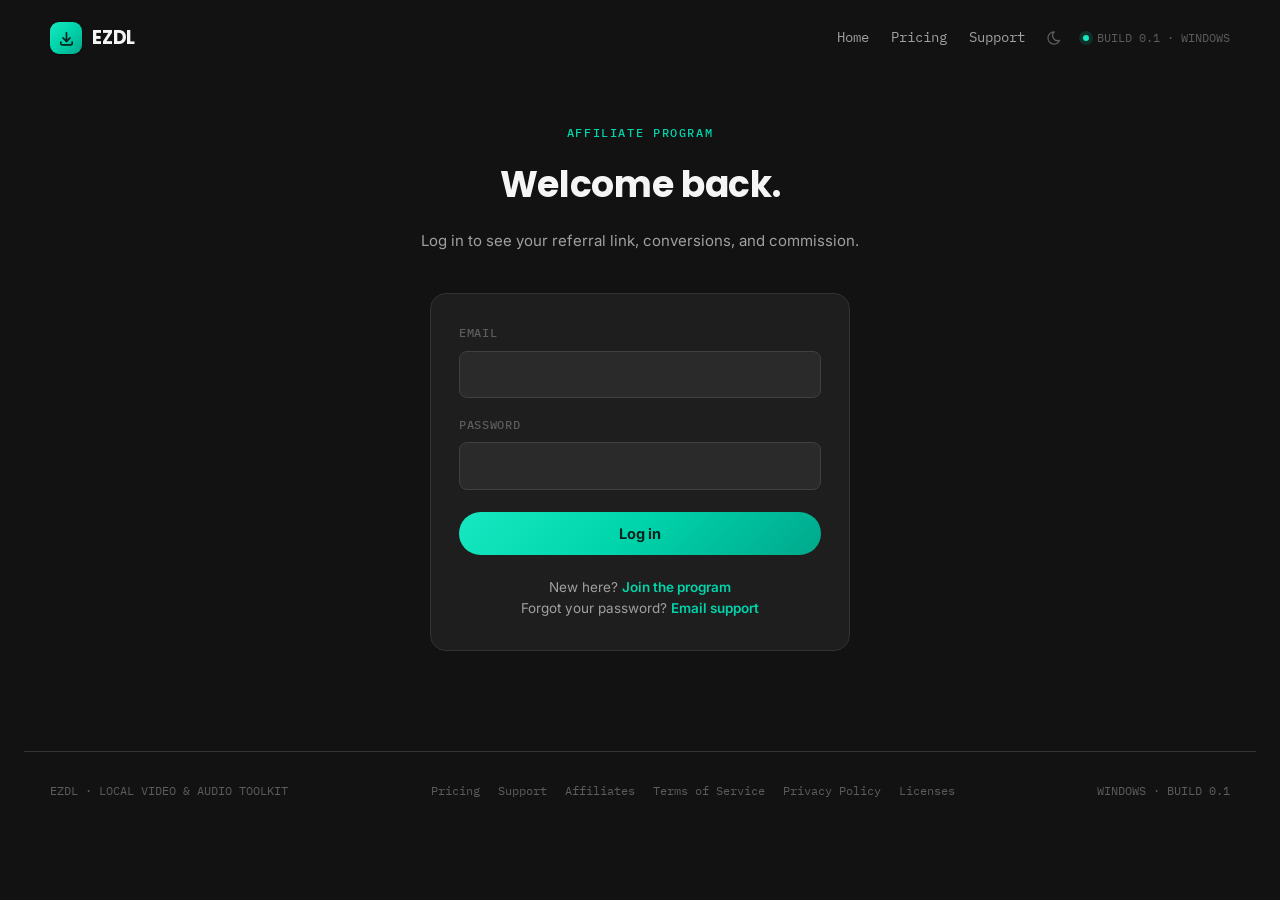
<file: affiliate-login.html>
<!DOCTYPE html>
<html lang="en">
<head>
<meta charset="UTF-8">
<meta name="viewport" content="width=device-width, initial-scale=1.0">
<title>EZDL Affiliate Login</title>
<meta name="description" content="Log in to your EZDL affiliate dashboard.">
<link rel="icon" type="image/png" href="img/favicon.png">
<link rel="preconnect" href="https://fonts.googleapis.com">
<link rel="preconnect" href="https://fonts.gstatic.com" crossorigin>
<link href="https://fonts.googleapis.com/css2?family=Poppins:wght@500;600;700&family=Inter:wght@400;500;600&family=IBM+Plex+Mono:wght@400;500;600&display=swap" rel="stylesheet">
<link rel="stylesheet" href="css/styles.css">
<script>
  (function () {
    try {
      if (localStorage.getItem('ezc-theme') === 'light') {
        document.documentElement.setAttribute('data-theme', 'light');
      }
    } catch (_) {}
  })();
</script>
</head>
<body>

<div class="topbar wrap">
  <a class="brand" href="index.html">
    <span class="brand-mark">
      <svg viewBox="0 0 24 24" fill="none" stroke="currentColor" stroke-width="2.4" stroke-linecap="round" stroke-linejoin="round"><path d="M4 17v2a2 2 0 0 0 2 2h12a2 2 0 0 0 2 -2v-2" /><path d="M7 11l5 5l5 -5" /><path d="M12 4l0 12" /></svg>
    </span>
    EZDL
  </a>
  <div class="topbar-right">
    <nav class="topbar-nav">
      <a class="legal-back" href="index.html">Home</a>
      <a class="legal-back" href="pricing.html">Pricing</a>
      <a class="legal-back" href="support.html">Support</a>
    </nav>
    <button class="theme-toggle" id="themeToggle" type="button" aria-label="Toggle light and dark theme" title="Toggle theme">
      <svg class="theme-icon icon-moon" viewBox="0 0 24 24" fill="none" stroke="currentColor" stroke-width="2" stroke-linecap="round" stroke-linejoin="round"><path d="M12 3c.132 0 .263 0 .393 0a7.5 7.5 0 0 0 7.92 12.446a9 9 0 1 1 -8.313 -12.454z" /></svg>
      <svg class="theme-icon icon-sun" viewBox="0 0 24 24" fill="none" stroke="currentColor" stroke-width="2" stroke-linecap="round" stroke-linejoin="round" hidden><circle cx="12" cy="12" r="4" /><path d="M12 2v2" /><path d="M12 20v2" /><path d="M4.93 4.93l1.41 1.41" /><path d="M17.66 17.66l1.41 1.41" /><path d="M2 12h2" /><path d="M20 12h2" /><path d="M6.34 17.66l-1.41 1.41" /><path d="M19.07 4.93l-1.41 1.41" /></svg>
    </button>
    <div class="topbar-tag"><span class="dot"></span> BUILD 0.1 &middot; WINDOWS</div>
  </div>
</div>

<div class="affiliate-hero">
  <span class="label">Affiliate Program</span>
  <h1>Welcome back.</h1>
  <p>Log in to see your referral link, conversions, and commission.</p>
</div>

<div class="auth-wrap">
  <div class="auth-card">
    <form id="loginForm" novalidate>
      <div class="field">
        <label for="email">Email</label>
        <input id="email" type="email" autocomplete="email" required />
      </div>
      <div class="field">
        <label for="password">Password</label>
        <input id="password" type="password" autocomplete="current-password" required />
      </div>
      <button class="auth-submit" type="submit" id="loginSubmit">Log in</button>
      <div class="auth-msg" id="loginMsg"></div>
    </form>
    <div class="auth-switch">
      New here? <a href="affiliate-signup.html">Join the program</a><br />
      Forgot your password? <a href="mailto:support@ezdl.net">Email support</a>
    </div>
  </div>
</div>

<footer>
  <div class="footer-inner">
    <span>EZDL &middot; LOCAL VIDEO &amp; AUDIO TOOLKIT</span>
    <nav class="footer-links">
      <a href="pricing.html">Pricing</a>
      <a href="support.html">Support</a>
      <a href="affiliate-signup.html">Affiliates</a>
      <a href="terms.html">Terms of Service</a>
      <a href="privacy.html">Privacy Policy</a>
      <a href="licenses.html">Licenses</a>
    </nav>
    <span>WINDOWS &middot; BUILD 0.1</span>
  </div>
</footer>

<script src="js/config.js"></script>
<script src="js/site.js"></script>
<script>
  (function () {
    // Already signed in — same reasoning as affiliate-signup.html: go
    // straight to the dashboard, which re-validates the token itself.
    try {
      if (localStorage.getItem('ezdl-affiliate-token')) {
        window.location.href = 'affiliate-dashboard.html';
        return;
      }
    } catch (_) {}

    var form = document.getElementById('loginForm');
    var submitBtn = document.getElementById('loginSubmit');
    var msg = document.getElementById('loginMsg');

    function setMsg(text, kind) {
      msg.textContent = text || '';
      msg.className = 'auth-msg' + (kind ? ' ' + kind : '');
    }

    form.addEventListener('submit', function (e) {
      e.preventDefault();
      var email = document.getElementById('email').value.trim();
      var password = document.getElementById('password').value;
      if (!email || !password) {
        setMsg('Enter your email and password.', 'error');
        return;
      }

      submitBtn.disabled = true;
      submitBtn.textContent = 'Logging in…';
      setMsg('');

      fetch(window.EZDL_API_BASE + '/api/affiliate/login', {
        method: 'POST',
        headers: { 'Content-Type': 'application/json' },
        body: JSON.stringify({ email: email, password: password }),
      })
        .then(function (res) {
          return res.json().then(function (json) {
            return { ok: res.ok, json: json };
          });
        })
        .then(function (result) {
          if (!result.ok) {
            setMsg(result.json.error || 'Could not log in.', 'error');
            submitBtn.disabled = false;
            submitBtn.textContent = 'Log in';
            return;
          }
          try {
            localStorage.setItem('ezdl-affiliate-token', result.json.token);
          } catch (_) {}
          window.location.href = 'affiliate-dashboard.html';
        })
        .catch(function () {
          setMsg('Could not reach the server. Try again in a moment.', 'error');
          submitBtn.disabled = false;
          submitBtn.textContent = 'Log in';
        });
    });
  })();
</script>
</body>
</html>
</file>
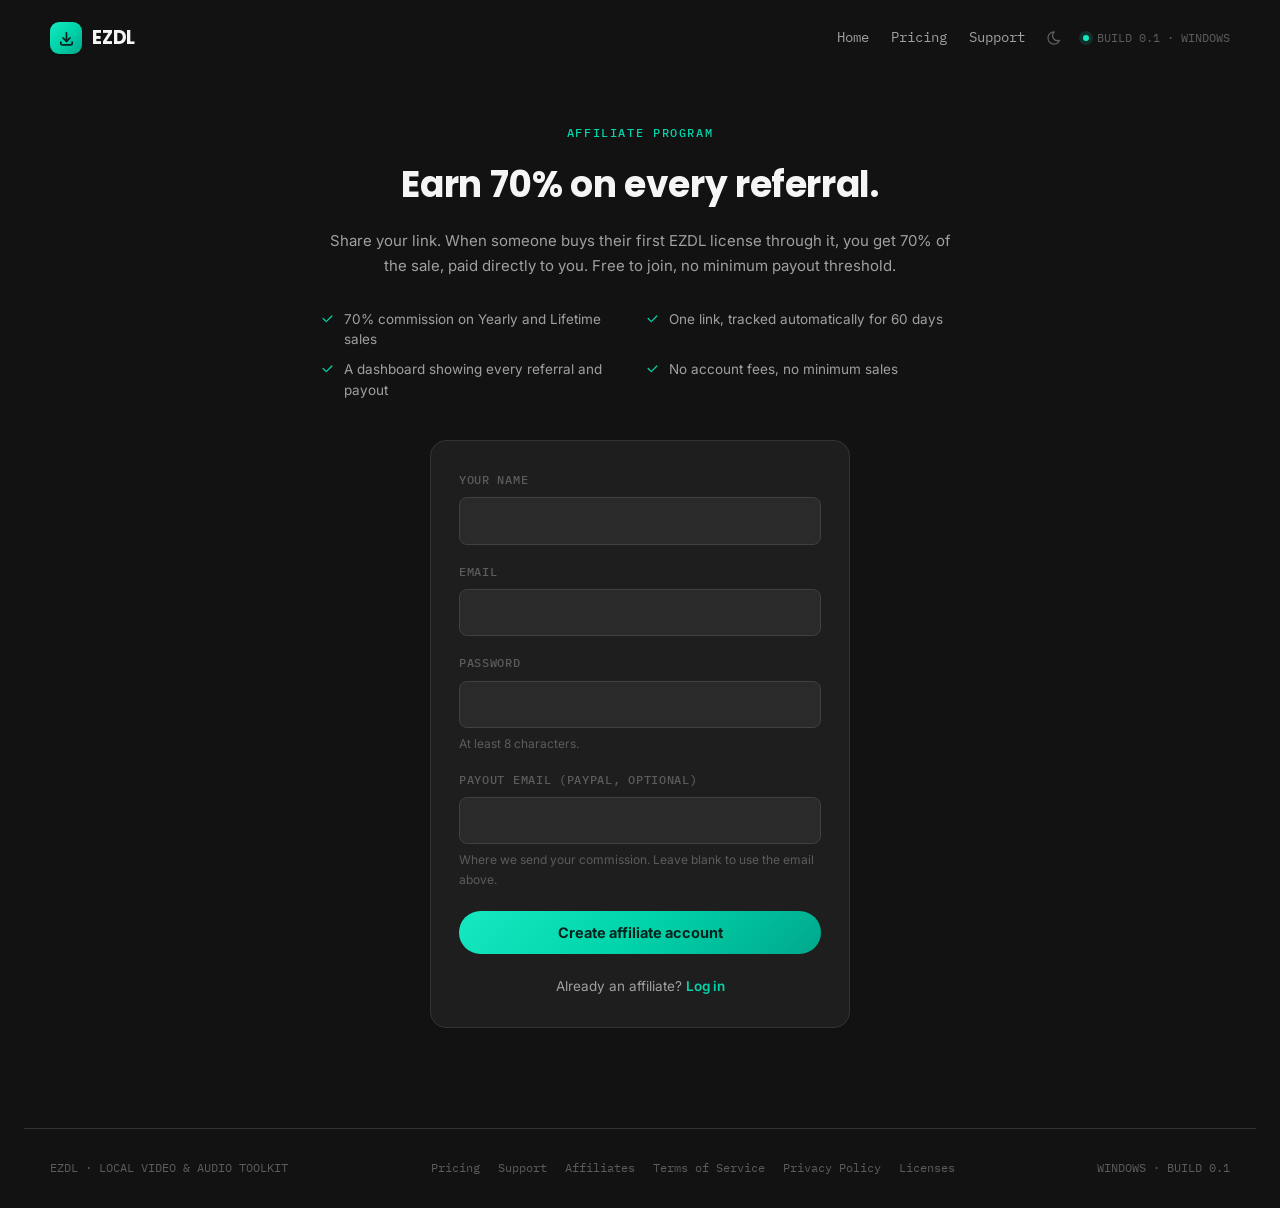
<file: affiliate-signup.html>
<!DOCTYPE html>
<html lang="en">
<head>
<meta charset="UTF-8">
<meta name="viewport" content="width=device-width, initial-scale=1.0">
<title>EZDL Affiliate Program</title>
<meta name="description" content="Earn 70% commission on every first-time EZDL purchase you refer. Free to join, paid out directly.">
<link rel="icon" type="image/png" href="img/favicon.png">
<link rel="preconnect" href="https://fonts.googleapis.com">
<link rel="preconnect" href="https://fonts.gstatic.com" crossorigin>
<link href="https://fonts.googleapis.com/css2?family=Poppins:wght@500;600;700&family=Inter:wght@400;500;600&family=IBM+Plex+Mono:wght@400;500;600&display=swap" rel="stylesheet">
<link rel="stylesheet" href="css/styles.css">
<script>
  (function () {
    try {
      if (localStorage.getItem('ezc-theme') === 'light') {
        document.documentElement.setAttribute('data-theme', 'light');
      }
    } catch (_) {}
  })();
</script>
</head>
<body>

<div class="topbar wrap">
  <a class="brand" href="index.html">
    <span class="brand-mark">
      <svg viewBox="0 0 24 24" fill="none" stroke="currentColor" stroke-width="2.4" stroke-linecap="round" stroke-linejoin="round"><path d="M4 17v2a2 2 0 0 0 2 2h12a2 2 0 0 0 2 -2v-2" /><path d="M7 11l5 5l5 -5" /><path d="M12 4l0 12" /></svg>
    </span>
    EZDL
  </a>
  <div class="topbar-right">
    <nav class="topbar-nav">
      <a class="legal-back" href="index.html">Home</a>
      <a class="legal-back" href="pricing.html">Pricing</a>
      <a class="legal-back" href="support.html">Support</a>
    </nav>
    <button class="theme-toggle" id="themeToggle" type="button" aria-label="Toggle light and dark theme" title="Toggle theme">
      <svg class="theme-icon icon-moon" viewBox="0 0 24 24" fill="none" stroke="currentColor" stroke-width="2" stroke-linecap="round" stroke-linejoin="round"><path d="M12 3c.132 0 .263 0 .393 0a7.5 7.5 0 0 0 7.92 12.446a9 9 0 1 1 -8.313 -12.454z" /></svg>
      <svg class="theme-icon icon-sun" viewBox="0 0 24 24" fill="none" stroke="currentColor" stroke-width="2" stroke-linecap="round" stroke-linejoin="round" hidden><circle cx="12" cy="12" r="4" /><path d="M12 2v2" /><path d="M12 20v2" /><path d="M4.93 4.93l1.41 1.41" /><path d="M17.66 17.66l1.41 1.41" /><path d="M2 12h2" /><path d="M20 12h2" /><path d="M6.34 17.66l-1.41 1.41" /><path d="M19.07 4.93l-1.41 1.41" /></svg>
    </button>
    <div class="topbar-tag"><span class="dot"></span> BUILD 0.1 &middot; WINDOWS</div>
  </div>
</div>

<div class="affiliate-hero">
  <span class="label">Affiliate Program</span>
  <h1>Earn 70% on every referral.</h1>
  <p>
    Share your link. When someone buys their first EZDL license through it,
    you get 70% of the sale, paid directly to you. Free to join, no minimum
    payout threshold.
  </p>
</div>

<ul class="affiliate-pitch">
  <li><svg viewBox="0 0 24 24" fill="none" stroke="currentColor" stroke-width="2" stroke-linecap="round" stroke-linejoin="round"><path d="M5 12l5 5l9 -9" /></svg>70% commission on Yearly and Lifetime sales</li>
  <li><svg viewBox="0 0 24 24" fill="none" stroke="currentColor" stroke-width="2" stroke-linecap="round" stroke-linejoin="round"><path d="M5 12l5 5l9 -9" /></svg>One link, tracked automatically for 60 days</li>
  <li><svg viewBox="0 0 24 24" fill="none" stroke="currentColor" stroke-width="2" stroke-linecap="round" stroke-linejoin="round"><path d="M5 12l5 5l9 -9" /></svg>A dashboard showing every referral and payout</li>
  <li><svg viewBox="0 0 24 24" fill="none" stroke="currentColor" stroke-width="2" stroke-linecap="round" stroke-linejoin="round"><path d="M5 12l5 5l9 -9" /></svg>No account fees, no minimum sales</li>
</ul>

<div class="auth-wrap">
  <div class="auth-card">
    <form id="signupForm" novalidate>
      <div class="field">
        <label for="name">Your name</label>
        <input id="name" type="text" autocomplete="name" required />
      </div>
      <div class="field">
        <label for="email">Email</label>
        <input id="email" type="email" autocomplete="email" required />
      </div>
      <div class="field">
        <label for="password">Password</label>
        <input id="password" type="password" autocomplete="new-password" required />
        <div class="field-hint">At least 8 characters.</div>
      </div>
      <div class="field">
        <label for="payoutEmail">Payout email (PayPal, optional)</label>
        <input id="payoutEmail" type="email" autocomplete="email" />
        <div class="field-hint">Where we send your commission. Leave blank to use the email above.</div>
      </div>
      <button class="auth-submit" type="submit" id="signupSubmit">Create affiliate account</button>
      <div class="auth-msg" id="signupMsg"></div>
    </form>
    <div class="auth-switch">Already an affiliate? <a href="affiliate-login.html">Log in</a></div>
  </div>
</div>

<footer>
  <div class="footer-inner">
    <span>EZDL &middot; LOCAL VIDEO &amp; AUDIO TOOLKIT</span>
    <nav class="footer-links">
      <a href="pricing.html">Pricing</a>
      <a href="support.html">Support</a>
      <a href="affiliate-signup.html">Affiliates</a>
      <a href="terms.html">Terms of Service</a>
      <a href="privacy.html">Privacy Policy</a>
      <a href="licenses.html">Licenses</a>
    </nav>
    <span>WINDOWS &middot; BUILD 0.1</span>
  </div>
</footer>

<script src="js/config.js"></script>
<script src="js/site.js"></script>
<script>
  (function () {
    // Already signed in (e.g. clicked "Affiliates" in the footer again) —
    // go straight to the dashboard instead of showing the form again. The
    // dashboard itself re-validates the token and bounces back here if it's
    // actually stale, so this redirect is safe either way.
    try {
      if (localStorage.getItem('ezdl-affiliate-token')) {
        window.location.href = 'affiliate-dashboard.html';
        return;
      }
    } catch (_) {}

    var form = document.getElementById('signupForm');
    var submitBtn = document.getElementById('signupSubmit');
    var msg = document.getElementById('signupMsg');

    function setMsg(text, kind) {
      msg.textContent = text || '';
      msg.className = 'auth-msg' + (kind ? ' ' + kind : '');
    }

    form.addEventListener('submit', function (e) {
      e.preventDefault();
      var name = document.getElementById('name').value.trim();
      var email = document.getElementById('email').value.trim();
      var password = document.getElementById('password').value;
      var payoutEmail = document.getElementById('payoutEmail').value.trim();

      if (!name || !email) {
        setMsg('Enter your name and email.', 'error');
        return;
      }
      if (password.length < 8) {
        setMsg('Password must be at least 8 characters.', 'error');
        return;
      }

      submitBtn.disabled = true;
      submitBtn.textContent = 'Creating account…';
      setMsg('');

      fetch(window.EZDL_API_BASE + '/api/affiliate/signup', {
        method: 'POST',
        headers: { 'Content-Type': 'application/json' },
        body: JSON.stringify({ name: name, email: email, password: password, payoutEmail: payoutEmail }),
      })
        .then(function (res) {
          return res.json().then(function (json) {
            return { ok: res.ok, json: json };
          });
        })
        .then(function (result) {
          if (!result.ok) {
            setMsg(result.json.error || 'Could not create your account.', 'error');
            submitBtn.disabled = false;
            submitBtn.textContent = 'Create affiliate account';
            return;
          }
          try {
            localStorage.setItem('ezdl-affiliate-token', result.json.token);
          } catch (_) {}
          window.location.href = 'affiliate-dashboard.html';
        })
        .catch(function () {
          setMsg('Could not reach the server. Try again in a moment.', 'error');
          submitBtn.disabled = false;
          submitBtn.textContent = 'Create affiliate account';
        });
    });
  })();
</script>
</body>
</html>
</file>
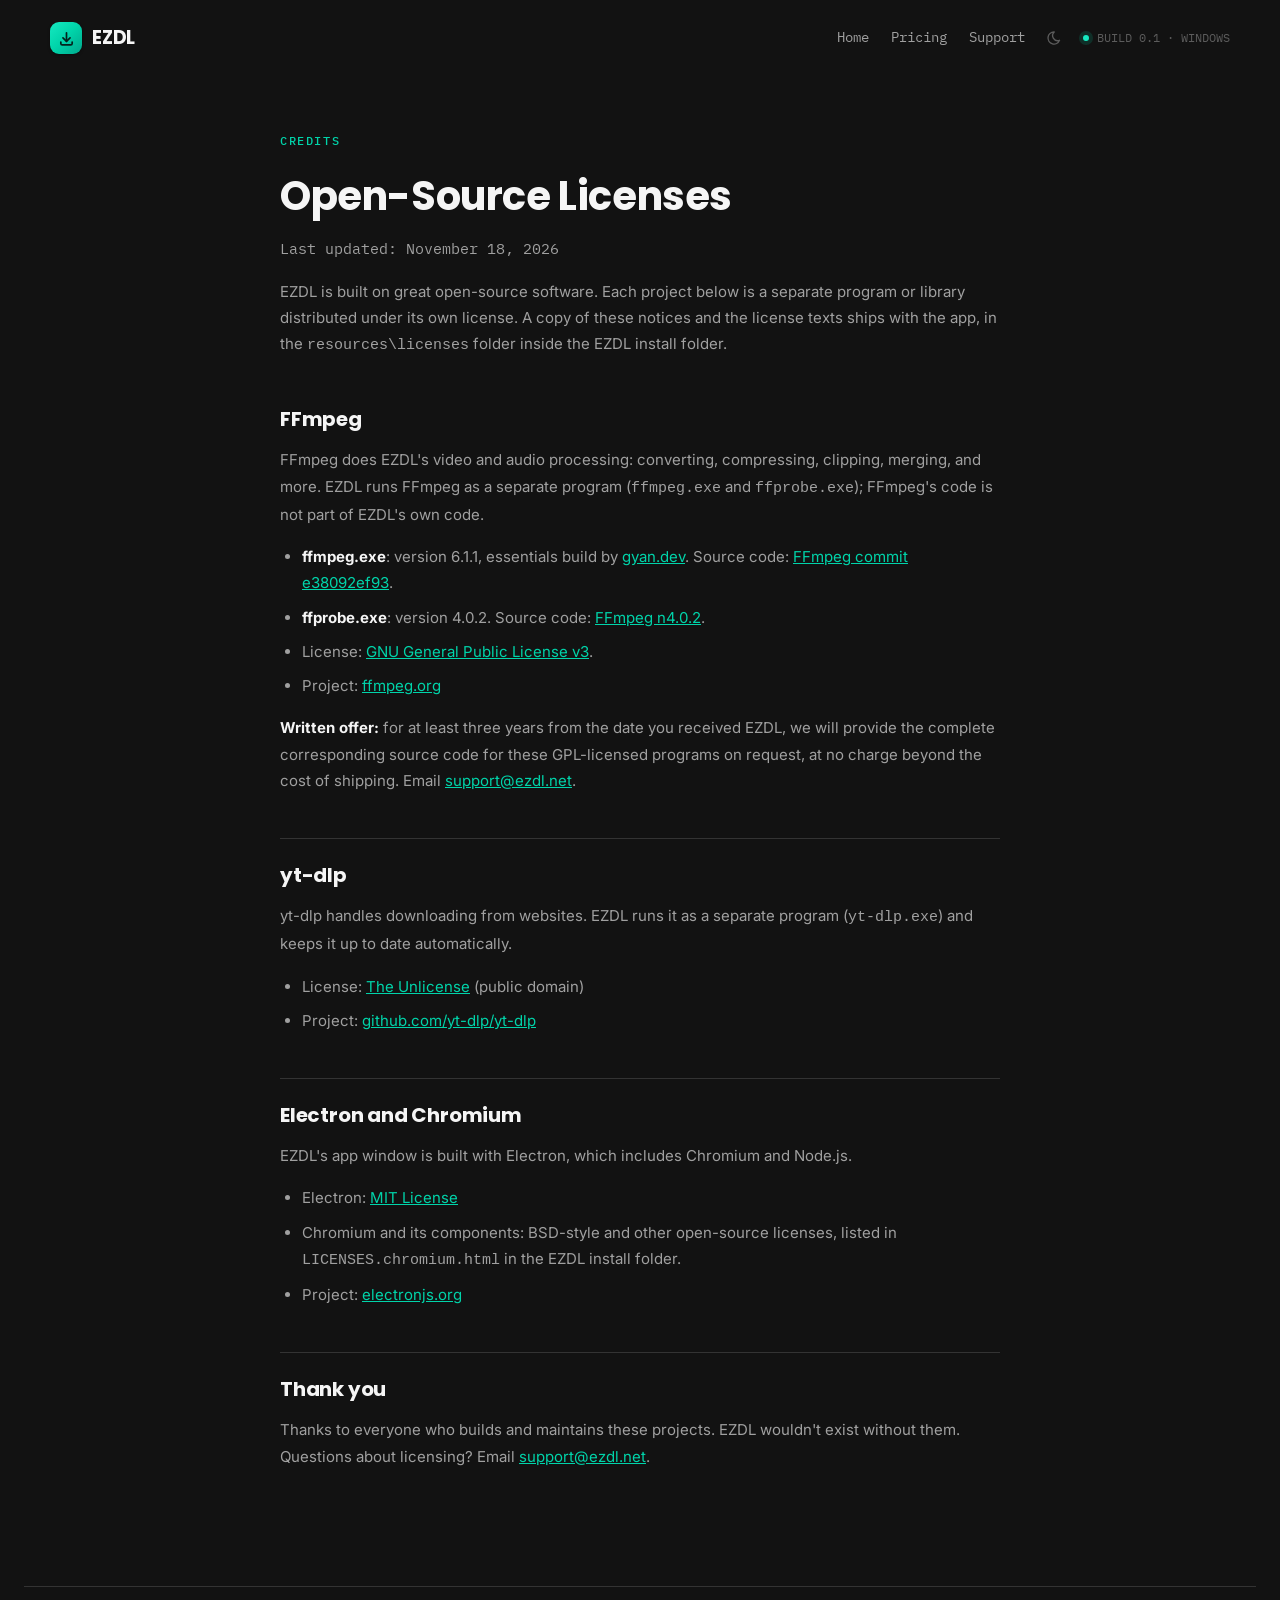
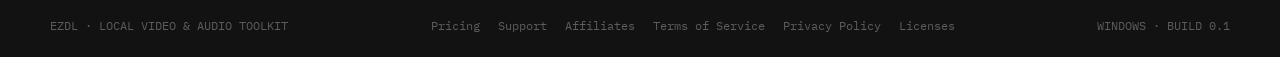
<file: licenses.html>
<!DOCTYPE html>
<html lang="en">
<head>
<meta charset="UTF-8">
<meta name="viewport" content="width=device-width, initial-scale=1.0">
<title>EZDL Open-Source Licenses</title>
<meta name="description" content="Open-source software used by EZDL, including FFmpeg and yt-dlp, with licenses and source code links.">
<link rel="icon" type="image/png" href="img/favicon.png">
<link rel="preconnect" href="https://fonts.googleapis.com">
<link rel="preconnect" href="https://fonts.gstatic.com" crossorigin>
<link href="https://fonts.googleapis.com/css2?family=Poppins:wght@500;600;700&family=Inter:wght@400;500;600&family=IBM+Plex+Mono:wght@400;500;600&display=swap" rel="stylesheet">
<link rel="stylesheet" href="css/styles.css">
<script>
  (function () {
    try {
      if (localStorage.getItem('ezc-theme') === 'light') {
        document.documentElement.setAttribute('data-theme', 'light');
      }
    } catch (_) {}
  })();
</script>
</head>
<body>

<div class="topbar wrap">
  <a class="brand" href="index.html">
    <span class="brand-mark">
      <svg viewBox="0 0 24 24" fill="none" stroke="currentColor" stroke-width="2.4" stroke-linecap="round" stroke-linejoin="round"><path d="M4 17v2a2 2 0 0 0 2 2h12a2 2 0 0 0 2 -2v-2" /><path d="M7 11l5 5l5 -5" /><path d="M12 4l0 12" /></svg>
    </span>
    EZDL
  </a>
  <div class="topbar-right">
    <nav class="topbar-nav">
      <a class="legal-back" href="index.html">Home</a>
      <a class="legal-back" href="pricing.html">Pricing</a>
      <a class="legal-back" href="support.html">Support</a>
    </nav>
    <button class="theme-toggle" id="themeToggle" type="button" aria-label="Toggle light and dark theme" title="Toggle theme">
      <svg class="theme-icon icon-moon" viewBox="0 0 24 24" fill="none" stroke="currentColor" stroke-width="2" stroke-linecap="round" stroke-linejoin="round"><path d="M12 3c.132 0 .263 0 .393 0a7.5 7.5 0 0 0 7.92 12.446a9 9 0 1 1 -8.313 -12.454z" /></svg>
      <svg class="theme-icon icon-sun" viewBox="0 0 24 24" fill="none" stroke="currentColor" stroke-width="2" stroke-linecap="round" stroke-linejoin="round" hidden><circle cx="12" cy="12" r="4" /><path d="M12 2v2" /><path d="M12 20v2" /><path d="M4.93 4.93l1.41 1.41" /><path d="M17.66 17.66l1.41 1.41" /><path d="M2 12h2" /><path d="M20 12h2" /><path d="M6.34 17.66l-1.41 1.41" /><path d="M19.07 4.93l-1.41 1.41" /></svg>
    </button>
    <div class="topbar-tag"><span class="dot"></span> BUILD 0.1 &middot; WINDOWS</div>
  </div>
</div>

<article class="legal-article">
  <span class="label">Credits</span>
  <h1>Open-Source Licenses</h1>
  <p class="legal-updated">Last updated: November 18, 2026</p>

  <p>EZDL is built on great open-source software. Each project below is a
  separate program or library distributed under its own license. A copy of
  these notices and the license texts ships with the app, in the
  <code>resources\licenses</code> folder inside the EZDL install folder.</p>

  <h2>FFmpeg</h2>
  <p>FFmpeg does EZDL's video and audio processing: converting, compressing,
  clipping, merging, and more. EZDL runs FFmpeg as a separate program
  (<code>ffmpeg.exe</code> and <code>ffprobe.exe</code>); FFmpeg's code is not
  part of EZDL's own code.</p>
  <ul>
    <li><strong>ffmpeg.exe</strong>: version 6.1.1, essentials build by
    <a href="https://www.gyan.dev/ffmpeg/builds/">gyan.dev</a>. Source code:
    <a href="https://github.com/FFmpeg/FFmpeg/commit/e38092ef93">FFmpeg commit e38092ef93</a>.</li>
    <li><strong>ffprobe.exe</strong>: version 4.0.2. Source code:
    <a href="https://github.com/FFmpeg/FFmpeg/releases/tag/n4.0.2">FFmpeg n4.0.2</a>.</li>
    <li>License: <a href="https://www.gnu.org/licenses/gpl-3.0.html">GNU General Public License v3</a>.</li>
    <li>Project: <a href="https://ffmpeg.org">ffmpeg.org</a></li>
  </ul>
  <p><strong>Written offer:</strong> for at least three years from the date you
  received EZDL, we will provide the complete corresponding source code for
  these GPL-licensed programs on request, at no charge beyond the cost of
  shipping. Email <a href="mailto:support@ezdl.net">support@ezdl.net</a>.</p>

  <h2>yt-dlp</h2>
  <p>yt-dlp handles downloading from websites. EZDL runs it as a separate
  program (<code>yt-dlp.exe</code>) and keeps it up to date automatically.</p>
  <ul>
    <li>License: <a href="https://unlicense.org">The Unlicense</a> (public domain)</li>
    <li>Project: <a href="https://github.com/yt-dlp/yt-dlp">github.com/yt-dlp/yt-dlp</a></li>
  </ul>

  <h2>Electron and Chromium</h2>
  <p>EZDL's app window is built with Electron, which includes Chromium and
  Node.js.</p>
  <ul>
    <li>Electron: <a href="https://github.com/electron/electron/blob/main/LICENSE">MIT License</a></li>
    <li>Chromium and its components: BSD-style and other open-source licenses,
    listed in <code>LICENSES.chromium.html</code> in the EZDL install folder.</li>
    <li>Project: <a href="https://www.electronjs.org">electronjs.org</a></li>
  </ul>

  <h2>Thank you</h2>
  <p>Thanks to everyone who builds and maintains these projects. EZDL wouldn't
  exist without them. Questions about licensing? Email
  <a href="mailto:support@ezdl.net">support@ezdl.net</a>.</p>
</article>

<footer>
  <div class="footer-inner">
    <span>EZDL &middot; LOCAL VIDEO &amp; AUDIO TOOLKIT</span>
    <nav class="footer-links">
      <a href="pricing.html">Pricing</a>
      <a href="support.html">Support</a>
      <a href="affiliate-signup.html">Affiliates</a>
      <a href="terms.html">Terms of Service</a>
      <a href="privacy.html">Privacy Policy</a>
      <a href="licenses.html">Licenses</a>
    </nav>
    <span>WINDOWS &middot; BUILD 0.1</span>
  </div>
</footer>

<script src="js/site.js"></script>
</body>
</html>
</file>
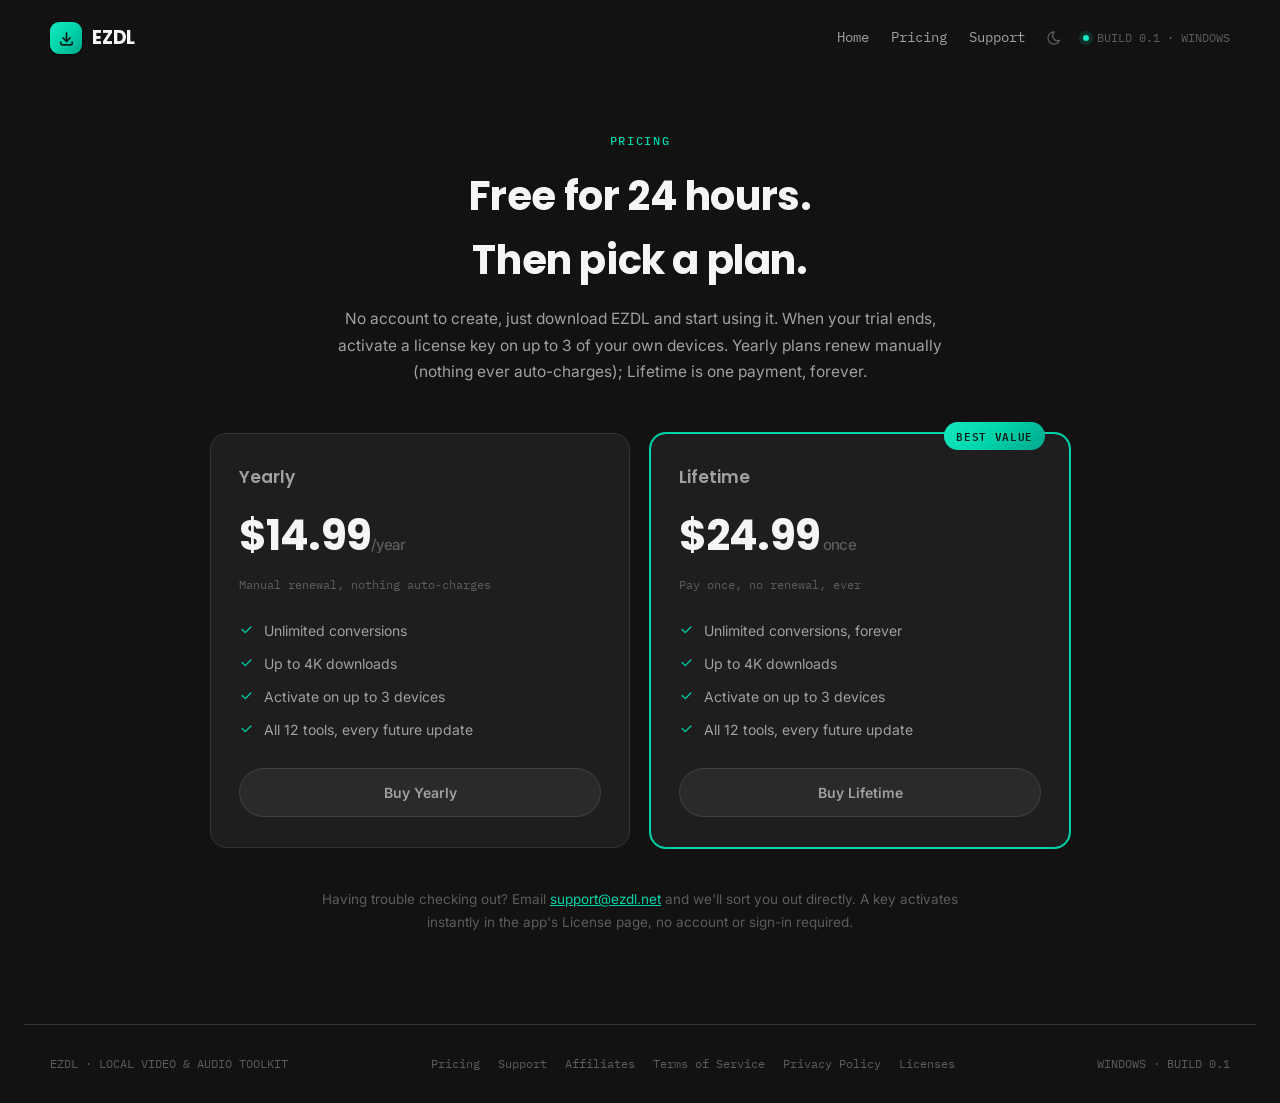
<file: pricing.html>
<!DOCTYPE html>
<html lang="en">
<head>
<meta charset="UTF-8">
<meta name="viewport" content="width=device-width, initial-scale=1.0">
<title>EZDL Pricing</title>
<meta name="description" content="EZDL pricing: a free 24-hour trial, then a Yearly or Lifetime license key. No account, no auto-billing, activate on up to 3 devices.">
<link rel="icon" type="image/png" href="img/favicon.png">
<link rel="preconnect" href="https://fonts.googleapis.com">
<link rel="preconnect" href="https://fonts.gstatic.com" crossorigin>
<link href="https://fonts.googleapis.com/css2?family=Poppins:wght@500;600;700&family=Inter:wght@400;500;600&family=IBM+Plex+Mono:wght@400;500;600&display=swap" rel="stylesheet">
<link rel="stylesheet" href="css/styles.css">
<script>
  (function () {
    try {
      if (localStorage.getItem('ezc-theme') === 'light') {
        document.documentElement.setAttribute('data-theme', 'light');
      }
    } catch (_) {}
  })();
</script>
</head>
<body>

<div class="topbar wrap">
  <a class="brand" href="index.html">
    <span class="brand-mark">
      <svg viewBox="0 0 24 24" fill="none" stroke="currentColor" stroke-width="2.4" stroke-linecap="round" stroke-linejoin="round"><path d="M4 17v2a2 2 0 0 0 2 2h12a2 2 0 0 0 2 -2v-2" /><path d="M7 11l5 5l5 -5" /><path d="M12 4l0 12" /></svg>
    </span>
    EZDL
  </a>
  <div class="topbar-right">
    <nav class="topbar-nav">
      <a class="legal-back" href="index.html">Home</a>
      <a class="legal-back" href="pricing.html">Pricing</a>
      <a class="legal-back" href="support.html">Support</a>
    </nav>
    <button class="theme-toggle" id="themeToggle" type="button" aria-label="Toggle light and dark theme" title="Toggle theme">
      <svg class="theme-icon icon-moon" viewBox="0 0 24 24" fill="none" stroke="currentColor" stroke-width="2" stroke-linecap="round" stroke-linejoin="round"><path d="M12 3c.132 0 .263 0 .393 0a7.5 7.5 0 0 0 7.92 12.446a9 9 0 1 1 -8.313 -12.454z" /></svg>
      <svg class="theme-icon icon-sun" viewBox="0 0 24 24" fill="none" stroke="currentColor" stroke-width="2" stroke-linecap="round" stroke-linejoin="round" hidden><circle cx="12" cy="12" r="4" /><path d="M12 2v2" /><path d="M12 20v2" /><path d="M4.93 4.93l1.41 1.41" /><path d="M17.66 17.66l1.41 1.41" /><path d="M2 12h2" /><path d="M20 12h2" /><path d="M6.34 17.66l-1.41 1.41" /><path d="M19.07 4.93l-1.41 1.41" /></svg>
    </button>
    <div class="topbar-tag"><span class="dot"></span> BUILD 0.1 &middot; WINDOWS</div>
  </div>
</div>

<div class="pricing-hero">
  <span class="label">Pricing</span>
  <h1>Free for 24 hours. Then pick a plan.</h1>
  <p>
    No account to create, just download EZDL and start using it. When your
    trial ends, activate a license key on up to 3 of your own devices. Yearly
    plans renew manually (nothing ever auto-charges); Lifetime is one payment,
    forever.
  </p>
</div>

<div class="pricing-grid">
  <div class="price-card">
    <div class="price-card-name">Yearly</div>
    <div class="price-card-price">$14.99<span>/year</span></div>
    <div class="price-card-sub">Manual renewal, nothing auto-charges</div>
    <ul class="price-card-feats">
      <li><svg viewBox="0 0 24 24" fill="none" stroke="currentColor" stroke-width="2" stroke-linecap="round" stroke-linejoin="round"><path d="M5 12l5 5l9 -9" /></svg>Unlimited conversions</li>
      <li><svg viewBox="0 0 24 24" fill="none" stroke="currentColor" stroke-width="2" stroke-linecap="round" stroke-linejoin="round"><path d="M5 12l5 5l9 -9" /></svg>Up to 4K downloads</li>
      <li><svg viewBox="0 0 24 24" fill="none" stroke="currentColor" stroke-width="2" stroke-linecap="round" stroke-linejoin="round"><path d="M5 12l5 5l9 -9" /></svg>Activate on up to 3 devices</li>
      <li><svg viewBox="0 0 24 24" fill="none" stroke="currentColor" stroke-width="2" stroke-linecap="round" stroke-linejoin="round"><path d="M5 12l5 5l9 -9" /></svg>All 12 tools, every future update</li>
    </ul>
    <button class="btn-primary" type="button" data-plan="yearly">Buy Yearly</button>
  </div>

  <div class="price-card is-featured">
    <span class="price-card-badge">Best value</span>
    <div class="price-card-name">Lifetime</div>
    <div class="price-card-price">$24.99<span>&nbsp;once</span></div>
    <div class="price-card-sub">Pay once, no renewal, ever</div>
    <ul class="price-card-feats">
      <li><svg viewBox="0 0 24 24" fill="none" stroke="currentColor" stroke-width="2" stroke-linecap="round" stroke-linejoin="round"><path d="M5 12l5 5l9 -9" /></svg>Unlimited conversions, forever</li>
      <li><svg viewBox="0 0 24 24" fill="none" stroke="currentColor" stroke-width="2" stroke-linecap="round" stroke-linejoin="round"><path d="M5 12l5 5l9 -9" /></svg>Up to 4K downloads</li>
      <li><svg viewBox="0 0 24 24" fill="none" stroke="currentColor" stroke-width="2" stroke-linecap="round" stroke-linejoin="round"><path d="M5 12l5 5l9 -9" /></svg>Activate on up to 3 devices</li>
      <li><svg viewBox="0 0 24 24" fill="none" stroke="currentColor" stroke-width="2" stroke-linecap="round" stroke-linejoin="round"><path d="M5 12l5 5l9 -9" /></svg>All 12 tools, every future update</li>
    </ul>
    <button class="btn-primary" type="button" data-plan="lifetime">Buy Lifetime</button>
  </div>
</div>

<div id="buyStatus" style="max-width:640px;margin:0 auto;padding:0 20px;"></div>

<div class="pricing-note">
  <p>
    Having trouble checking out? Email
    <a href="mailto:support@ezdl.net">support@ezdl.net</a> and we'll sort
    you out directly. A key activates instantly in the app's License page,
    no account or sign-in required.
  </p>
</div>

<footer>
  <div class="footer-inner">
    <span>EZDL &middot; LOCAL VIDEO &amp; AUDIO TOOLKIT</span>
    <nav class="footer-links">
      <a href="pricing.html">Pricing</a>
      <a href="support.html">Support</a>
      <a href="affiliate-signup.html">Affiliates</a>
      <a href="terms.html">Terms of Service</a>
      <a href="privacy.html">Privacy Policy</a>
      <a href="licenses.html">Licenses</a>
    </nav>
    <span>WINDOWS &middot; BUILD 0.1</span>
  </div>
</footer>

<script src="js/config.js"></script>
<script src="js/site.js"></script>
<script>
  (function () {
    var statusEl = document.getElementById('buyStatus');
    function showStatus(text, kind) {
      statusEl.textContent = text || '';
      statusEl.className = text ? 'auth-msg ' + (kind || '') : '';
      statusEl.style.display = text ? 'block' : 'none';
    }

    var buttons = document.querySelectorAll('button[data-plan]');
    buttons.forEach(function (btn) {
      btn.addEventListener('click', function () {
        var plan = btn.getAttribute('data-plan');
        var ref = (window.EZDL_getStoredReferral && window.EZDL_getStoredReferral()) || '';
        var originalText = btn.textContent;
        buttons.forEach(function (b) { b.setAttribute('aria-disabled', 'true'); });
        btn.textContent = 'Redirecting…';
        showStatus('', '');

        fetch(window.EZDL_API_BASE + '/api/checkout/create-session', {
          method: 'POST',
          headers: { 'Content-Type': 'application/json' },
          body: JSON.stringify({ plan: plan, ref: ref }),
        })
          .then(function (res) { return res.json().then(function (json) { return { ok: res.ok, json: json }; }); })
          .then(function (result) {
            if (!result.ok || !result.json.url) {
              throw new Error((result.json && result.json.error) || 'checkout failed');
            }
            window.location.href = result.json.url;
          })
          .catch(function () {
            buttons.forEach(function (b) { b.removeAttribute('aria-disabled'); });
            btn.textContent = originalText;
            showStatus('Could not start checkout. Please try again, or email support@ezdl.net.', 'error');
          });
      });
    });
  })();
</script>
</body>
</html>
</file>
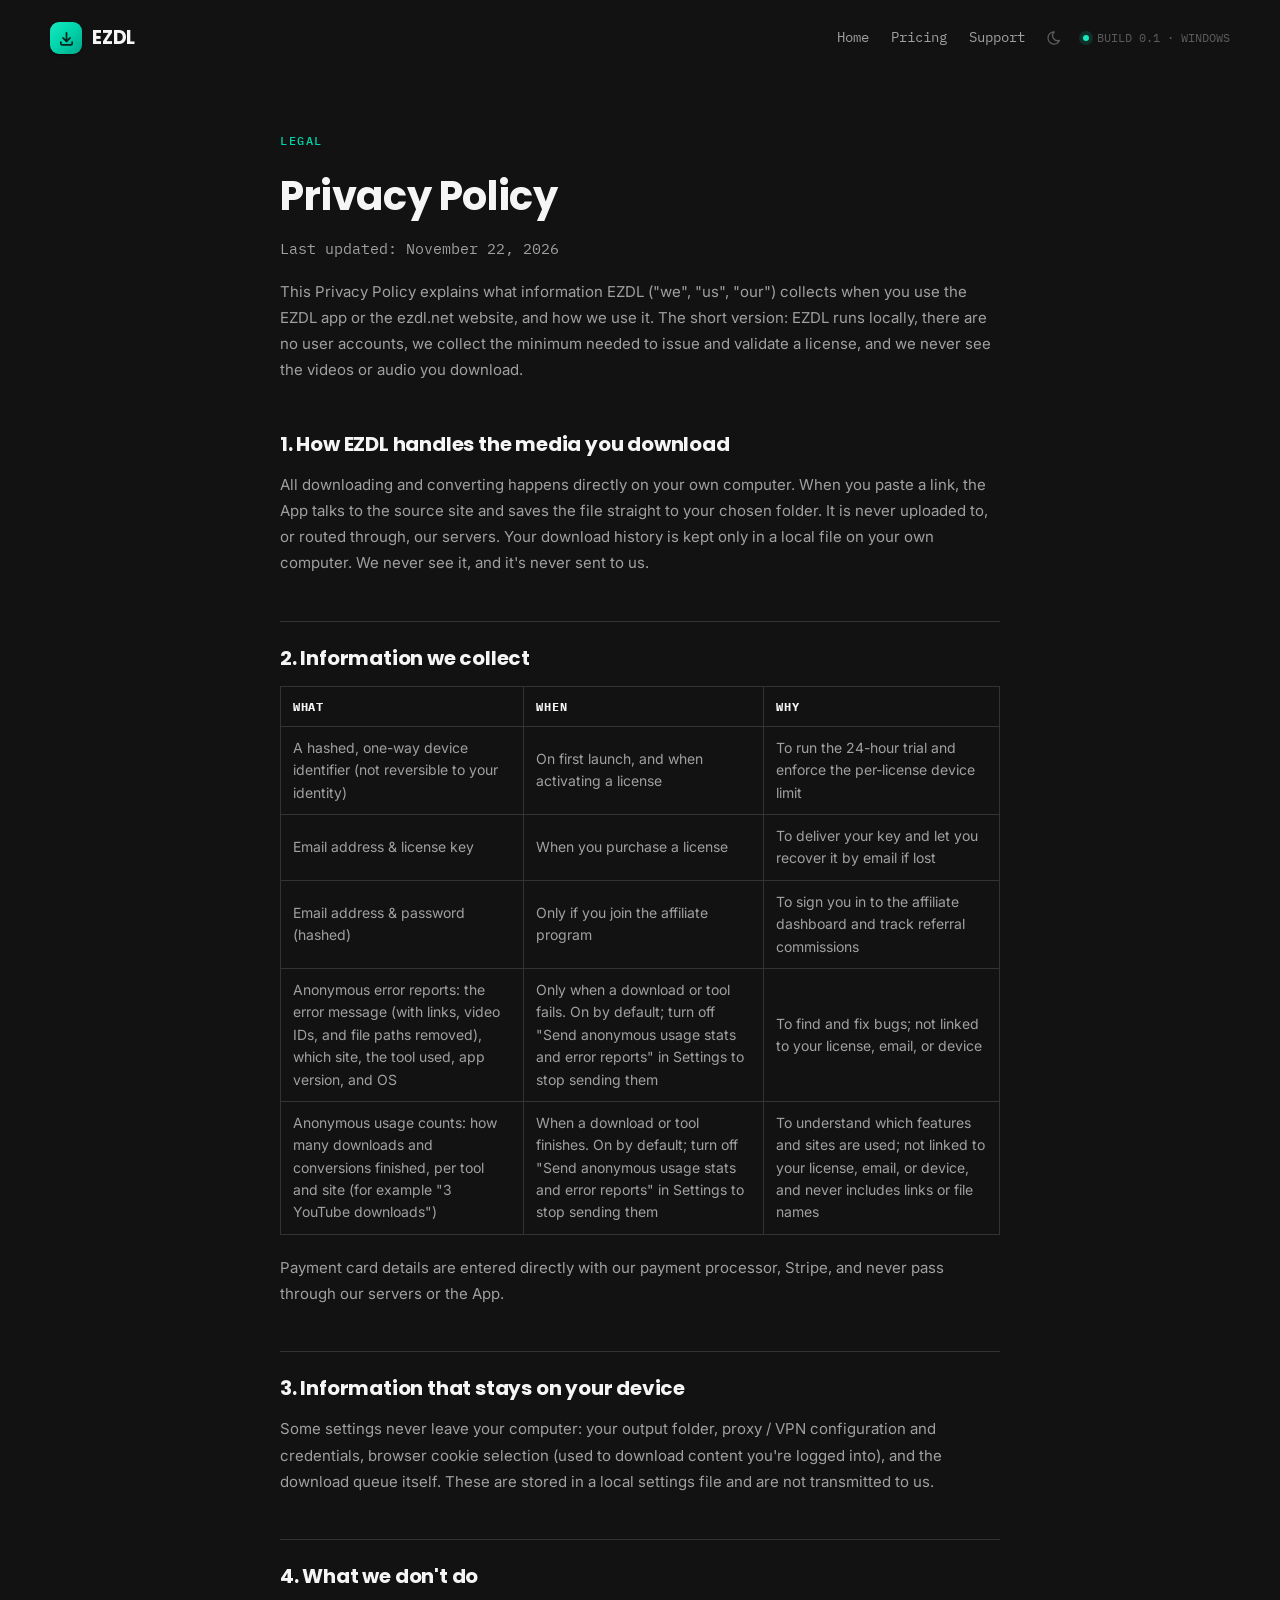
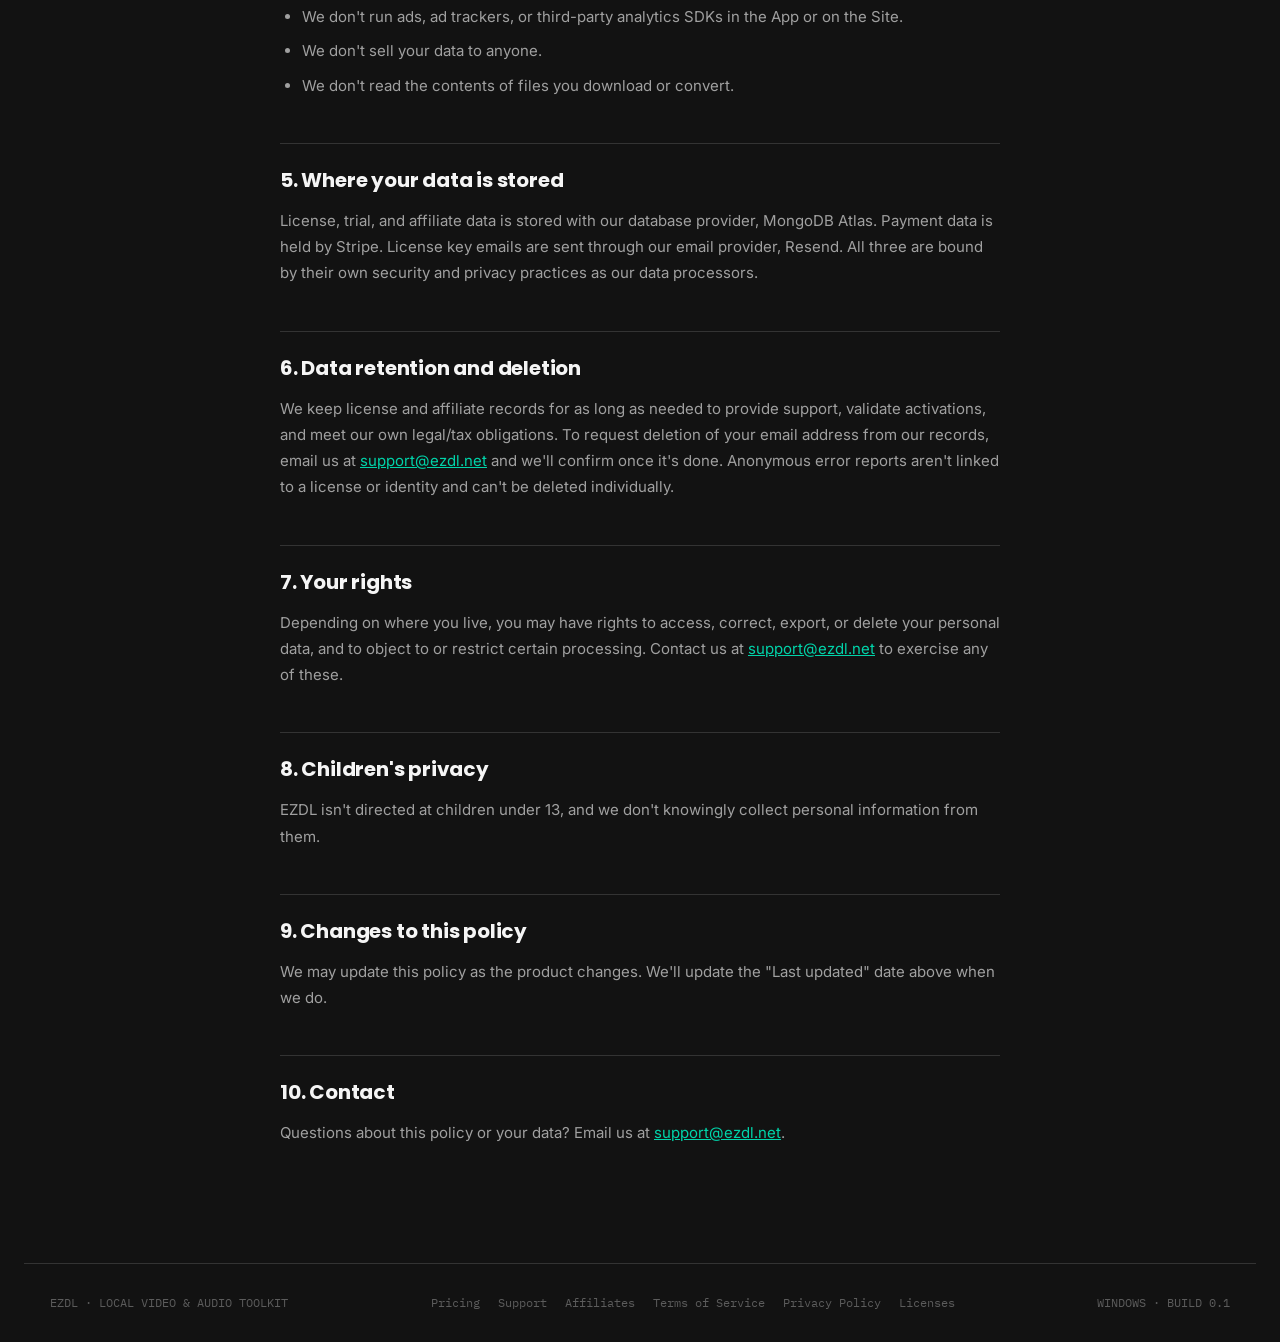
<file: privacy.html>
<!DOCTYPE html>
<html lang="en">
<head>
<meta charset="UTF-8">
<meta name="viewport" content="width=device-width, initial-scale=1.0">
<title>EZDL Privacy Policy</title>
<meta name="description" content="Privacy Policy for EZDL, the local video and audio toolkit for Windows.">
<link rel="icon" type="image/png" href="img/favicon.png">
<link rel="preconnect" href="https://fonts.googleapis.com">
<link rel="preconnect" href="https://fonts.gstatic.com" crossorigin>
<link href="https://fonts.googleapis.com/css2?family=Poppins:wght@500;600;700&family=Inter:wght@400;500;600&family=IBM+Plex+Mono:wght@400;500;600&display=swap" rel="stylesheet">
<link rel="stylesheet" href="css/styles.css">
<script>
  (function () {
    try {
      if (localStorage.getItem('ezc-theme') === 'light') {
        document.documentElement.setAttribute('data-theme', 'light');
      }
    } catch (_) {}
  })();
</script>
</head>
<body>

<div class="topbar wrap">
  <a class="brand" href="index.html">
    <span class="brand-mark">
      <svg viewBox="0 0 24 24" fill="none" stroke="currentColor" stroke-width="2.4" stroke-linecap="round" stroke-linejoin="round"><path d="M4 17v2a2 2 0 0 0 2 2h12a2 2 0 0 0 2 -2v-2" /><path d="M7 11l5 5l5 -5" /><path d="M12 4l0 12" /></svg>
    </span>
    EZDL
  </a>
  <div class="topbar-right">
    <nav class="topbar-nav">
      <a class="legal-back" href="index.html">Home</a>
      <a class="legal-back" href="pricing.html">Pricing</a>
      <a class="legal-back" href="support.html">Support</a>
    </nav>
    <button class="theme-toggle" id="themeToggle" type="button" aria-label="Toggle light and dark theme" title="Toggle theme">
      <svg class="theme-icon icon-moon" viewBox="0 0 24 24" fill="none" stroke="currentColor" stroke-width="2" stroke-linecap="round" stroke-linejoin="round"><path d="M12 3c.132 0 .263 0 .393 0a7.5 7.5 0 0 0 7.92 12.446a9 9 0 1 1 -8.313 -12.454z" /></svg>
      <svg class="theme-icon icon-sun" viewBox="0 0 24 24" fill="none" stroke="currentColor" stroke-width="2" stroke-linecap="round" stroke-linejoin="round" hidden><circle cx="12" cy="12" r="4" /><path d="M12 2v2" /><path d="M12 20v2" /><path d="M4.93 4.93l1.41 1.41" /><path d="M17.66 17.66l1.41 1.41" /><path d="M2 12h2" /><path d="M20 12h2" /><path d="M6.34 17.66l-1.41 1.41" /><path d="M19.07 4.93l-1.41 1.41" /></svg>
    </button>
    <div class="topbar-tag"><span class="dot"></span> BUILD 0.1 &middot; WINDOWS</div>
  </div>
</div>

<article class="legal-article">
  <span class="label">Legal</span>
  <h1>Privacy Policy</h1>
  <p class="legal-updated">Last updated: November 22, 2026</p>

  <p>This Privacy Policy explains what information EZDL ("we", "us", "our")
  collects when you use the EZDL app or the ezdl.net website, and how we
  use it. The short version: EZDL runs locally, there are no user accounts,
  we collect the minimum needed to issue and validate a license, and we
  never see the videos or audio you download.</p>

  <h2>1. How EZDL handles the media you download</h2>
  <p>All downloading and converting happens directly on your own computer.
  When you paste a link, the App talks to the source site and saves the
  file straight to your chosen folder. It is never uploaded to, or
  routed through, our servers. Your download history is kept only in a
  local file on your own computer. We never see it, and it's never sent
  to us.</p>

  <h2>2. Information we collect</h2>
  <table>
    <tr><th>What</th><th>When</th><th>Why</th></tr>
    <tr>
      <td>A hashed, one-way device identifier (not reversible to your
      identity)</td>
      <td>On first launch, and when activating a license</td>
      <td>To run the 24-hour trial and enforce the per-license device
      limit</td>
    </tr>
    <tr>
      <td>Email address &amp; license key</td>
      <td>When you purchase a license</td>
      <td>To deliver your key and let you recover it by email if lost</td>
    </tr>
    <tr>
      <td>Email address &amp; password (hashed)</td>
      <td>Only if you join the affiliate program</td>
      <td>To sign you in to the affiliate dashboard and track referral
      commissions</td>
    </tr>
    <tr>
      <td>Anonymous error reports: the error message (with links, video
      IDs, and file paths removed), which site, the tool used, app version,
      and OS</td>
      <td>Only when a download or tool fails. On by default; turn off
      "Send anonymous usage stats and error reports" in Settings to stop
      sending them</td>
      <td>To find and fix bugs; not linked to your license, email, or
      device</td>
    </tr>
    <tr>
      <td>Anonymous usage counts: how many downloads and conversions
      finished, per tool and site (for example "3 YouTube downloads")</td>
      <td>When a download or tool finishes. On by default; turn off
      "Send anonymous usage stats and error reports" in Settings to stop
      sending them</td>
      <td>To understand which features and sites are used; not linked to
      your license, email, or device, and never includes links or file
      names</td>
    </tr>
  </table>
  <p>Payment card details are entered directly with our payment processor,
  Stripe, and never pass through our servers or the App.</p>

  <h2>3. Information that stays on your device</h2>
  <p>Some settings never leave your computer: your output folder, proxy /
  VPN configuration and credentials, browser cookie selection (used to
  download content you're logged into), and the download queue itself.
  These are stored in a local settings file and are not transmitted to
  us.</p>

  <h2>4. What we don't do</h2>
  <ul>
    <li>We don't run ads, ad trackers, or third-party analytics SDKs in
    the App or on the Site.</li>
    <li>We don't sell your data to anyone.</li>
    <li>We don't read the contents of files you download or convert.</li>
  </ul>

  <h2>5. Where your data is stored</h2>
  <p>License, trial, and affiliate data is stored with our database
  provider, MongoDB Atlas. Payment data is held by Stripe. License key
  emails are sent through our email provider, Resend. All three are bound
  by their own security and privacy practices as our data processors.</p>

  <h2>6. Data retention and deletion</h2>
  <p>We keep license and affiliate records for as long as needed to
  provide support, validate activations, and meet our own legal/tax
  obligations. To request deletion of your email address from our
  records, email us at
  <a href="mailto:support@ezdl.net">support@ezdl.net</a> and we'll confirm
  once it's done. Anonymous error reports aren't linked to a license or
  identity and can't be deleted individually.</p>

  <h2>7. Your rights</h2>
  <p>Depending on where you live, you may have rights to access, correct,
  export, or delete your personal data, and to object to or restrict
  certain processing. Contact us at
  <a href="mailto:support@ezdl.net">support@ezdl.net</a> to exercise any
  of these.</p>

  <h2>8. Children's privacy</h2>
  <p>EZDL isn't directed at children under 13, and we don't knowingly
  collect personal information from them.</p>

  <h2>9. Changes to this policy</h2>
  <p>We may update this policy as the product changes. We'll update the
  "Last updated" date above when we do.</p>

  <h2>10. Contact</h2>
  <p>Questions about this policy or your data? Email us at
  <a href="mailto:support@ezdl.net">support@ezdl.net</a>.</p>
</article>

<footer>
  <div class="footer-inner">
    <span>EZDL &middot; LOCAL VIDEO &amp; AUDIO TOOLKIT</span>
    <nav class="footer-links">
      <a href="pricing.html">Pricing</a>
      <a href="support.html">Support</a>
      <a href="affiliate-signup.html">Affiliates</a>
      <a href="terms.html">Terms of Service</a>
      <a href="privacy.html">Privacy Policy</a>
      <a href="licenses.html">Licenses</a>
    </nav>
    <span>WINDOWS &middot; BUILD 0.1</span>
  </div>
</footer>

<script src="js/site.js"></script>
</body>
</html>
</file>
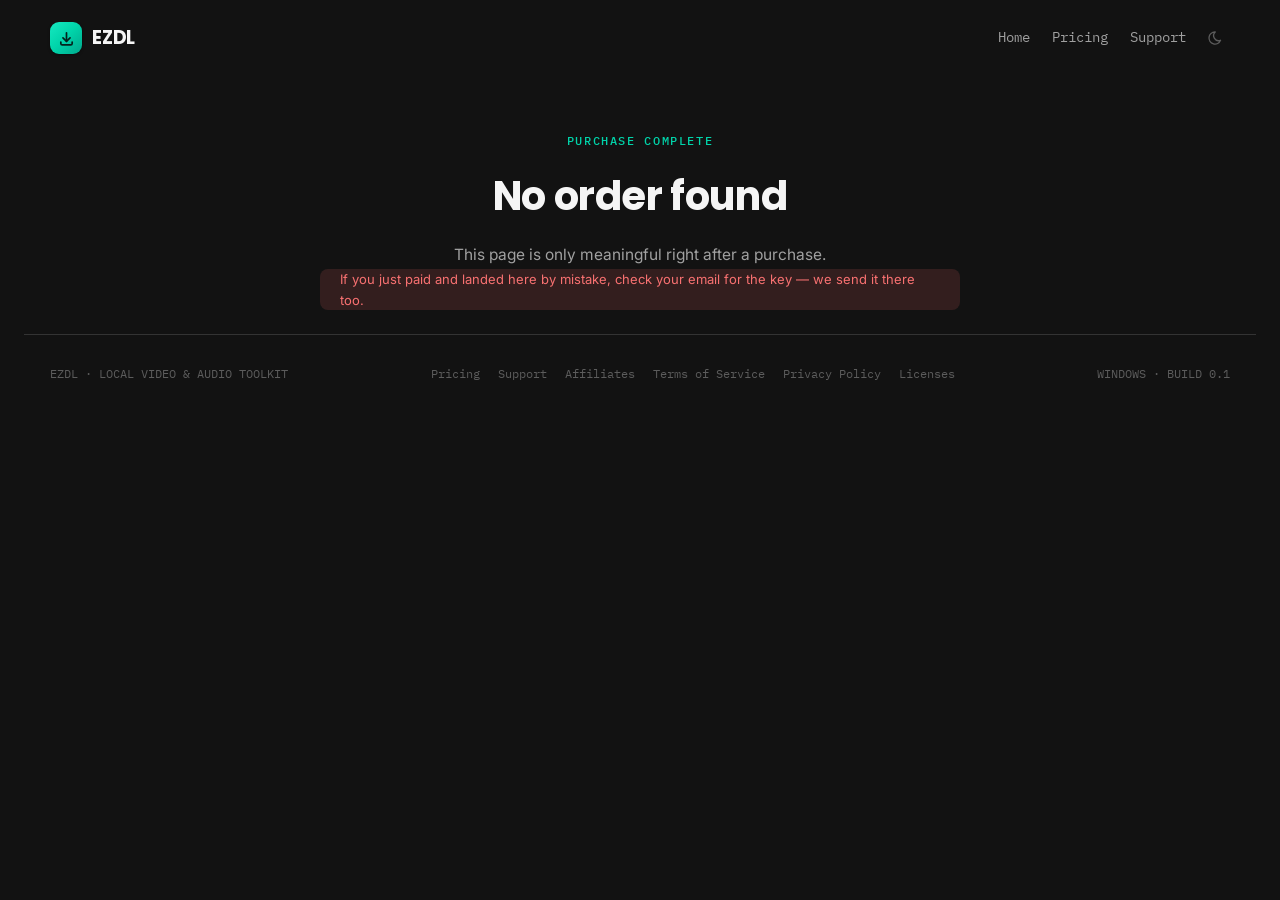
<file: success.html>
<!DOCTYPE html>
<html lang="en">
<head>
<meta charset="UTF-8">
<meta name="viewport" content="width=device-width, initial-scale=1.0">
<meta name="robots" content="noindex, nofollow">
<title>EZDL Purchase Complete</title>
<link rel="icon" type="image/png" href="img/favicon.png">
<link rel="preconnect" href="https://fonts.googleapis.com">
<link rel="preconnect" href="https://fonts.gstatic.com" crossorigin>
<link href="https://fonts.googleapis.com/css2?family=Poppins:wght@500;600;700&family=Inter:wght@400;500;600&family=IBM+Plex+Mono:wght@400;500;600&display=swap" rel="stylesheet">
<link rel="stylesheet" href="css/styles.css">
<script>
  (function () {
    try {
      if (localStorage.getItem('ezc-theme') === 'light') {
        document.documentElement.setAttribute('data-theme', 'light');
      }
    } catch (_) {}
  })();
</script>
</head>
<body>

<div class="topbar wrap">
  <a class="brand" href="index.html">
    <span class="brand-mark">
      <svg viewBox="0 0 24 24" fill="none" stroke="currentColor" stroke-width="2.4" stroke-linecap="round" stroke-linejoin="round"><path d="M4 17v2a2 2 0 0 0 2 2h12a2 2 0 0 0 2 -2v-2" /><path d="M7 11l5 5l5 -5" /><path d="M12 4l0 12" /></svg>
    </span>
    EZDL
  </a>
  <div class="topbar-right">
    <nav class="topbar-nav">
      <a class="legal-back" href="index.html">Home</a>
      <a class="legal-back" href="pricing.html">Pricing</a>
      <a class="legal-back" href="support.html">Support</a>
    </nav>
    <button class="theme-toggle" id="themeToggle" type="button" aria-label="Toggle light and dark theme" title="Toggle theme">
      <svg class="theme-icon icon-moon" viewBox="0 0 24 24" fill="none" stroke="currentColor" stroke-width="2" stroke-linecap="round" stroke-linejoin="round"><path d="M12 3c.132 0 .263 0 .393 0a7.5 7.5 0 0 0 7.92 12.446a9 9 0 1 1 -8.313 -12.454z" /></svg>
      <svg class="theme-icon icon-sun" viewBox="0 0 24 24" fill="none" stroke="currentColor" stroke-width="2" stroke-linecap="round" stroke-linejoin="round" hidden><circle cx="12" cy="12" r="4" /><path d="M12 2v2" /><path d="M12 20v2" /><path d="M4.93 4.93l1.41 1.41" /><path d="M17.66 17.66l1.41 1.41" /><path d="M2 12h2" /><path d="M20 12h2" /><path d="M6.34 17.66l-1.41 1.41" /><path d="M19.07 4.93l-1.41 1.41" /></svg>
    </button>
  </div>
</div>

<div class="pricing-hero">
  <span class="label">Purchase complete</span>
  <h1 id="successHeading">Setting up your license…</h1>
  <p id="successSub">Just a second — this usually takes a moment.</p>
</div>

<div id="successStatus" style="max-width:640px;margin:0 auto 24px;padding:0 20px;"></div>

<div id="successBody" style="max-width:560px;margin:0 auto 60px;padding:0 20px;" hidden>
  <div class="dash-link-card">
    <div class="field-label-ish">Your license key</div>
    <div class="dash-link-row">
      <code id="licenseKey"></code>
      <button class="dash-copy-btn" id="btnCopyKey" type="button">Copy key</button>
    </div>
    <div class="dash-note">
      We also emailed this to <span id="licenseEmail"></span>. Paste the key
      into EZDL's License page to activate — it works on up to 3 of your own
      devices, and you can always come back here later if you lose it (check
      your email).
    </div>
  </div>
</div>

<footer>
  <div class="footer-inner">
    <span>EZDL &middot; LOCAL VIDEO &amp; AUDIO TOOLKIT</span>
    <nav class="footer-links">
      <a href="pricing.html">Pricing</a>
      <a href="support.html">Support</a>
      <a href="affiliate-signup.html">Affiliates</a>
      <a href="terms.html">Terms of Service</a>
      <a href="privacy.html">Privacy Policy</a>
      <a href="licenses.html">Licenses</a>
    </nav>
    <span>WINDOWS &middot; BUILD 0.1</span>
  </div>
</footer>

<script src="js/config.js"></script>
<script src="js/site.js"></script>
<script>
(function () {
  var statusEl = document.getElementById('successStatus');
  var bodyEl = document.getElementById('successBody');
  var headingEl = document.getElementById('successHeading');
  var subEl = document.getElementById('successSub');

  function showStatus(text, kind) {
    statusEl.textContent = text || '';
    statusEl.className = text ? 'auth-msg ' + (kind || '') : '';
    statusEl.style.display = text ? 'block' : 'none';
  }

  var sessionId = new URLSearchParams(window.location.search).get('session_id');
  if (!sessionId || sessionId.indexOf('cs_') !== 0) {
    headingEl.textContent = 'No order found';
    subEl.textContent = 'This page is only meaningful right after a purchase.';
    showStatus('If you just paid and landed here by mistake, check your email for the key — we send it there too.', 'error');
    return;
  }

  var attempts = 0;
  var MAX_ATTEMPTS = 10;

  function poll() {
    attempts++;
    fetch(window.EZDL_API_BASE + '/api/checkout/session/' + encodeURIComponent(sessionId))
      .then(function (res) { return res.json().then(function (json) { return { ok: res.ok, status: res.status, json: json }; }); })
      .then(function (result) {
        if (result.ok && result.json.ready) {
          headingEl.textContent = 'You\'re all set';
          subEl.textContent = 'Thanks for buying EZDL ' + (result.json.plan === 'lifetime' ? 'Lifetime' : 'Yearly') + '.';
          document.getElementById('licenseKey').textContent = result.json.key;
          document.getElementById('licenseEmail').textContent = result.json.email;
          showStatus('', '');
          bodyEl.hidden = false;
          return;
        }
        if (attempts >= MAX_ATTEMPTS) {
          headingEl.textContent = 'Almost there';
          subEl.textContent = 'Your payment went through, but we\'re still finishing setup.';
          showStatus('Check your email in a minute for the key, or contact support@ezdl.net with your receipt if it doesn\'t arrive.', 'error');
          return;
        }
        setTimeout(poll, 1500);
      })
      .catch(function () {
        if (attempts >= MAX_ATTEMPTS) {
          showStatus('Could not reach the server. Check your email for the key, or refresh this page.', 'error');
          return;
        }
        setTimeout(poll, 1500);
      });
  }
  poll();

  document.getElementById('btnCopyKey').addEventListener('click', function () {
    var key = document.getElementById('licenseKey').textContent;
    var btn = this;
    var reset = function () { btn.textContent = 'Copy key'; };
    navigator.clipboard.writeText(key).then(function () {
      btn.textContent = 'Copied!';
      setTimeout(reset, 1600);
    }).catch(function () {
      btn.textContent = 'Could not copy';
      setTimeout(reset, 1600);
    });
  });
})();
</script>
</body>
</html>
</file>
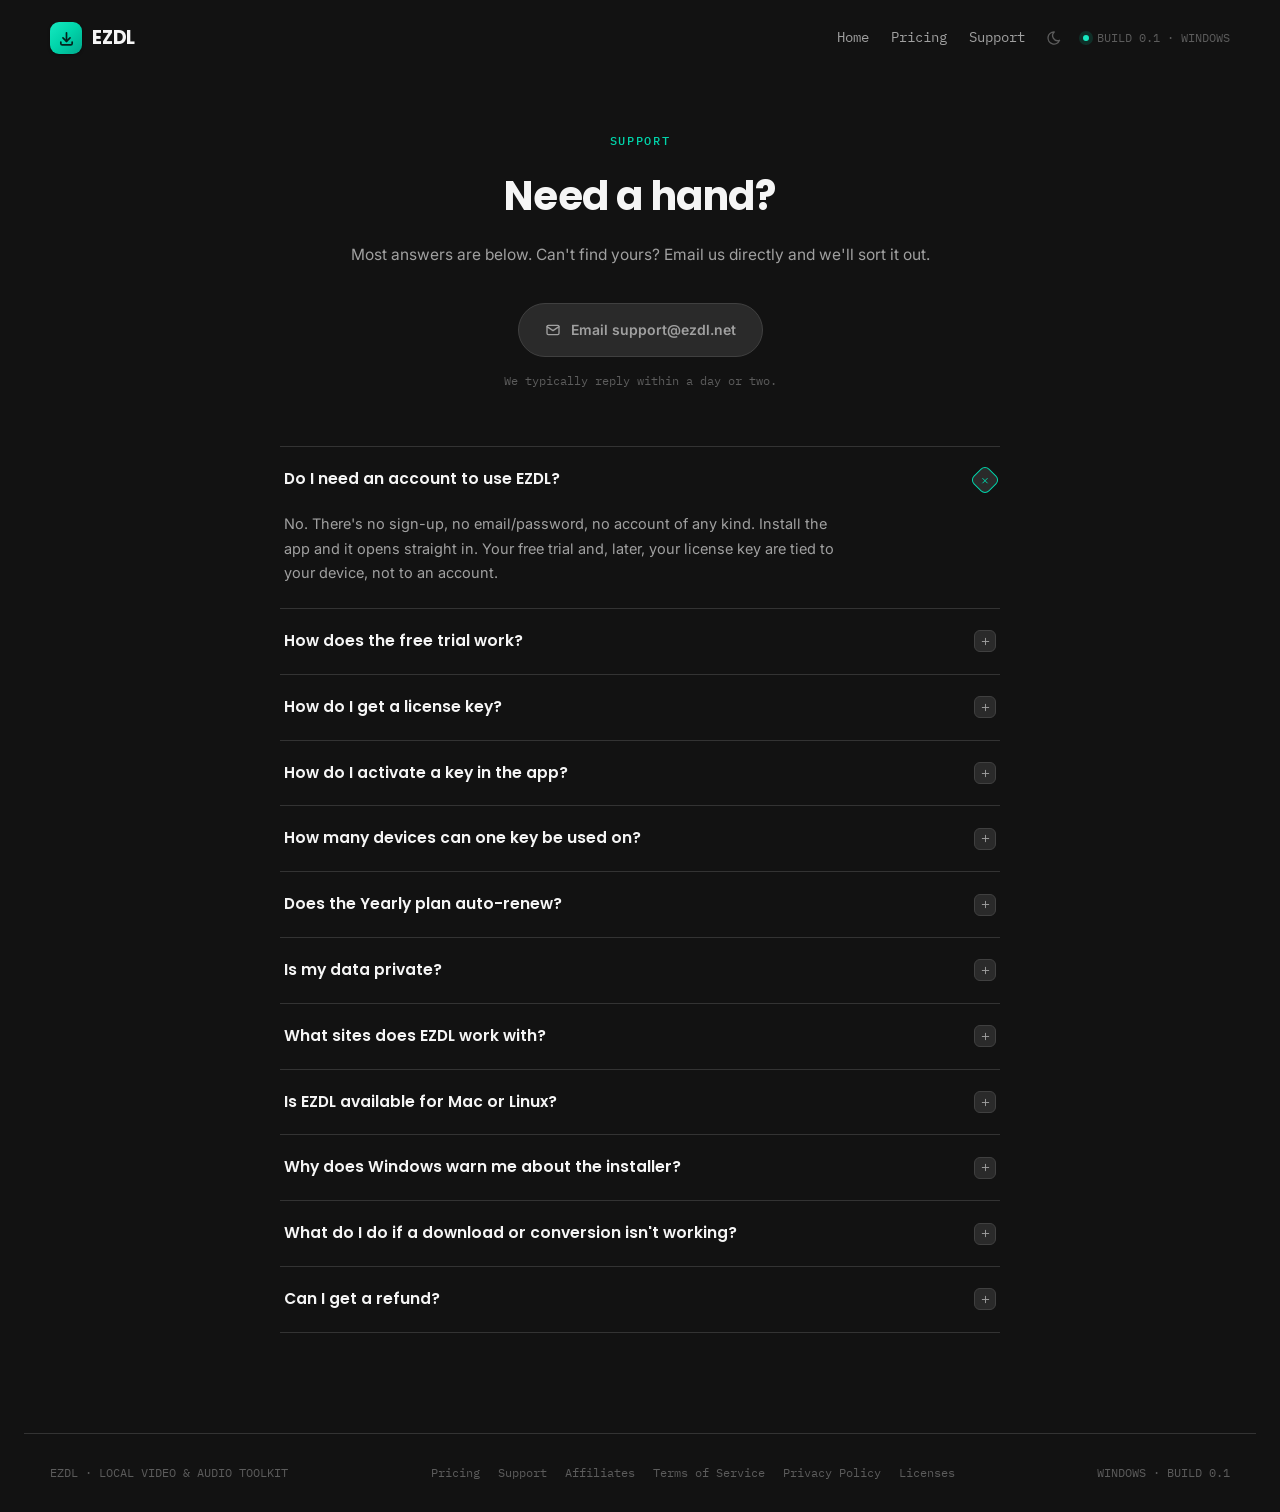
<file: support.html>
<!DOCTYPE html>
<html lang="en">
<head>
<meta charset="UTF-8">
<meta name="viewport" content="width=device-width, initial-scale=1.0">
<title>EZDL Support</title>
<meta name="description" content="Get help with EZDL: how the free trial and license keys work, troubleshooting, refunds, and how to reach support.">
<link rel="icon" type="image/png" href="img/favicon.png">
<link rel="preconnect" href="https://fonts.googleapis.com">
<link rel="preconnect" href="https://fonts.gstatic.com" crossorigin>
<link href="https://fonts.googleapis.com/css2?family=Poppins:wght@500;600;700&family=Inter:wght@400;500;600&family=IBM+Plex+Mono:wght@400;500;600&display=swap" rel="stylesheet">
<link rel="stylesheet" href="css/styles.css">
<script>
  (function () {
    try {
      if (localStorage.getItem('ezc-theme') === 'light') {
        document.documentElement.setAttribute('data-theme', 'light');
      }
    } catch (_) {}
  })();
</script>
</head>
<body>

<div class="topbar wrap">
  <a class="brand" href="index.html">
    <span class="brand-mark">
      <svg viewBox="0 0 24 24" fill="none" stroke="currentColor" stroke-width="2.4" stroke-linecap="round" stroke-linejoin="round"><path d="M4 17v2a2 2 0 0 0 2 2h12a2 2 0 0 0 2 -2v-2" /><path d="M7 11l5 5l5 -5" /><path d="M12 4l0 12" /></svg>
    </span>
    EZDL
  </a>
  <div class="topbar-right">
    <nav class="topbar-nav">
      <a class="legal-back" href="index.html">Home</a>
      <a class="legal-back" href="pricing.html">Pricing</a>
      <a class="legal-back" href="support.html">Support</a>
    </nav>
    <button class="theme-toggle" id="themeToggle" type="button" aria-label="Toggle light and dark theme" title="Toggle theme">
      <svg class="theme-icon icon-moon" viewBox="0 0 24 24" fill="none" stroke="currentColor" stroke-width="2" stroke-linecap="round" stroke-linejoin="round"><path d="M12 3c.132 0 .263 0 .393 0a7.5 7.5 0 0 0 7.92 12.446a9 9 0 1 1 -8.313 -12.454z" /></svg>
      <svg class="theme-icon icon-sun" viewBox="0 0 24 24" fill="none" stroke="currentColor" stroke-width="2" stroke-linecap="round" stroke-linejoin="round" hidden><circle cx="12" cy="12" r="4" /><path d="M12 2v2" /><path d="M12 20v2" /><path d="M4.93 4.93l1.41 1.41" /><path d="M17.66 17.66l1.41 1.41" /><path d="M2 12h2" /><path d="M20 12h2" /><path d="M6.34 17.66l-1.41 1.41" /><path d="M19.07 4.93l-1.41 1.41" /></svg>
    </button>
    <div class="topbar-tag"><span class="dot"></span> BUILD 0.1 &middot; WINDOWS</div>
  </div>
</div>

<div class="support-hero">
  <span class="label">Support</span>
  <h1>Need a hand?</h1>
  <p>Most answers are below. Can't find yours? Email us directly and we'll sort it out.</p>
</div>

<div class="support-contact">
  <a class="btn-primary" href="mailto:support@ezdl.net">
    <svg viewBox="0 0 24 24" fill="none" stroke="currentColor" stroke-width="2" stroke-linecap="round" stroke-linejoin="round"><rect x="3" y="5" width="18" height="14" rx="2" /><path d="M3 7l9 6l9 -6" /></svg>
    Email support@ezdl.net
  </a>
  <p class="support-contact-note">We typically reply within a day or two.</p>
</div>

<div class="faq">
  <details class="faq-item" open>
    <summary>Do I need an account to use EZDL?<span class="faq-icon"><svg viewBox="0 0 24 24" fill="none" stroke="currentColor" stroke-width="2" stroke-linecap="round"><path d="M12 5v14M5 12h14" /></svg></span></summary>
    <p>No. There's no sign-up, no email/password, no account of any kind. Install the app and it opens straight in. Your free trial and, later, your license key are tied to your device, not to an account.</p>
  </details>

  <details class="faq-item">
    <summary>How does the free trial work?<span class="faq-icon"><svg viewBox="0 0 24 24" fill="none" stroke="currentColor" stroke-width="2" stroke-linecap="round"><path d="M12 5v14M5 12h14" /></svg></span></summary>
    <p>You get 24 hours of full access from the first time you use the app. That start time is anchored on our server against your device, so uninstalling and reinstalling doesn't reset the clock.</p>
  </details>

  <details class="faq-item">
    <summary>How do I get a license key?<span class="faq-icon"><svg viewBox="0 0 24 24" fill="none" stroke="currentColor" stroke-width="2" stroke-linecap="round"><path d="M12 5v14M5 12h14" /></svg></span></summary>
    <p>Buy a plan on the <a href="pricing.html">Pricing</a> page. Your key shows up on the confirmation page right after payment, and we also email it to you.</p>
  </details>

  <details class="faq-item">
    <summary>How do I activate a key in the app?<span class="faq-icon"><svg viewBox="0 0 24 24" fill="none" stroke="currentColor" stroke-width="2" stroke-linecap="round"><path d="M12 5v14M5 12h14" /></svg></span></summary>
    <p>Open the sidebar menu at the bottom left and choose <strong>License</strong>. Paste your key into the box and click Activate. It takes effect immediately, no restart needed.</p>
  </details>

  <details class="faq-item">
    <summary>How many devices can one key be used on?<span class="faq-icon"><svg viewBox="0 0 24 24" fill="none" stroke="currentColor" stroke-width="2" stroke-linecap="round"><path d="M12 5v14M5 12h14" /></svg></span></summary>
    <p>Up to 3 at a time. If you need to move a key to a new device once you're at the limit, open the License page on one of the existing devices and click "Deactivate this device" to free up a slot.</p>
  </details>

  <details class="faq-item">
    <summary>Does the Yearly plan auto-renew?<span class="faq-icon"><svg viewBox="0 0 24 24" fill="none" stroke="currentColor" stroke-width="2" stroke-linecap="round"><path d="M12 5v14M5 12h14" /></svg></span></summary>
    <p>No. Nothing about EZDL auto-charges you, ever. When a Yearly key is about to expire, you renew manually by purchasing again. There's no subscription to remember to cancel.</p>
  </details>

  <details class="faq-item">
    <summary>Is my data private?<span class="faq-icon"><svg viewBox="0 0 24 24" fill="none" stroke="currentColor" stroke-width="2" stroke-linecap="round"><path d="M12 5v14M5 12h14" /></svg></span></summary>
    <p>Yes. EZDL runs entirely on your own machine: video and audio are fetched straight from the source site to your disk and processed locally. We never see, host, or touch the files you create.</p>
  </details>

  <details class="faq-item">
    <summary>What sites does EZDL work with?<span class="faq-icon"><svg viewBox="0 0 24 24" fill="none" stroke="currentColor" stroke-width="2" stroke-linecap="round"><path d="M12 5v14M5 12h14" /></svg></span></summary>
    <p>YouTube, TikTok, Instagram, Facebook, X, Twitch, Vimeo, Reddit, SoundCloud, and over 1,750 others. If a site you need isn't working, let us know (see the troubleshooting question below).</p>
  </details>

  <details class="faq-item">
    <summary>Is EZDL available for Mac or Linux?<span class="faq-icon"><svg viewBox="0 0 24 24" fill="none" stroke="currentColor" stroke-width="2" stroke-linecap="round"><path d="M12 5v14M5 12h14" /></svg></span></summary>
    <p>No. EZDL is a Windows app and runs on Windows 10 and 11.</p>
  </details>

  <details class="faq-item">
    <summary>Why does Windows warn me about the installer?<span class="faq-icon"><svg viewBox="0 0 24 24" fill="none" stroke="currentColor" stroke-width="2" stroke-linecap="round"><path d="M12 5v14M5 12h14" /></svg></span></summary>
    <p>EZDL is safe to install. Windows sometimes shows a "Windows protected your PC" message for newer apps it hasn't seen many downloads of yet. If you see it, click "More info" &rarr; "Run anyway" to continue.</p>
  </details>

  <details class="faq-item">
    <summary>What do I do if a download or conversion isn't working?<span class="faq-icon"><svg viewBox="0 0 24 24" fill="none" stroke="currentColor" stroke-width="2" stroke-linecap="round"><path d="M12 5v14M5 12h14" /></svg></span></summary>
    <p>Source sites change how they work without notice, which can break a specific download or feature. Email us the URL you tried and any error message shown, and we'll take a look.</p>
  </details>

  <details class="faq-item">
    <summary>Can I get a refund?<span class="faq-icon"><svg viewBox="0 0 24 24" fill="none" stroke="currentColor" stroke-width="2" stroke-linecap="round"><path d="M12 5v14M5 12h14" /></svg></span></summary>
    <p>Refund requests are handled case-by-case: email <a href="mailto:support@ezdl.net">support@ezdl.net</a> within 14 days of your purchase.</p>
  </details>
</div>

<footer>
  <div class="footer-inner">
    <span>EZDL &middot; LOCAL VIDEO &amp; AUDIO TOOLKIT</span>
    <nav class="footer-links">
      <a href="pricing.html">Pricing</a>
      <a href="support.html">Support</a>
      <a href="affiliate-signup.html">Affiliates</a>
      <a href="terms.html">Terms of Service</a>
      <a href="privacy.html">Privacy Policy</a>
      <a href="licenses.html">Licenses</a>
    </nav>
    <span>WINDOWS &middot; BUILD 0.1</span>
  </div>
</footer>

<script src="js/site.js"></script>
</body>
</html>
</file>
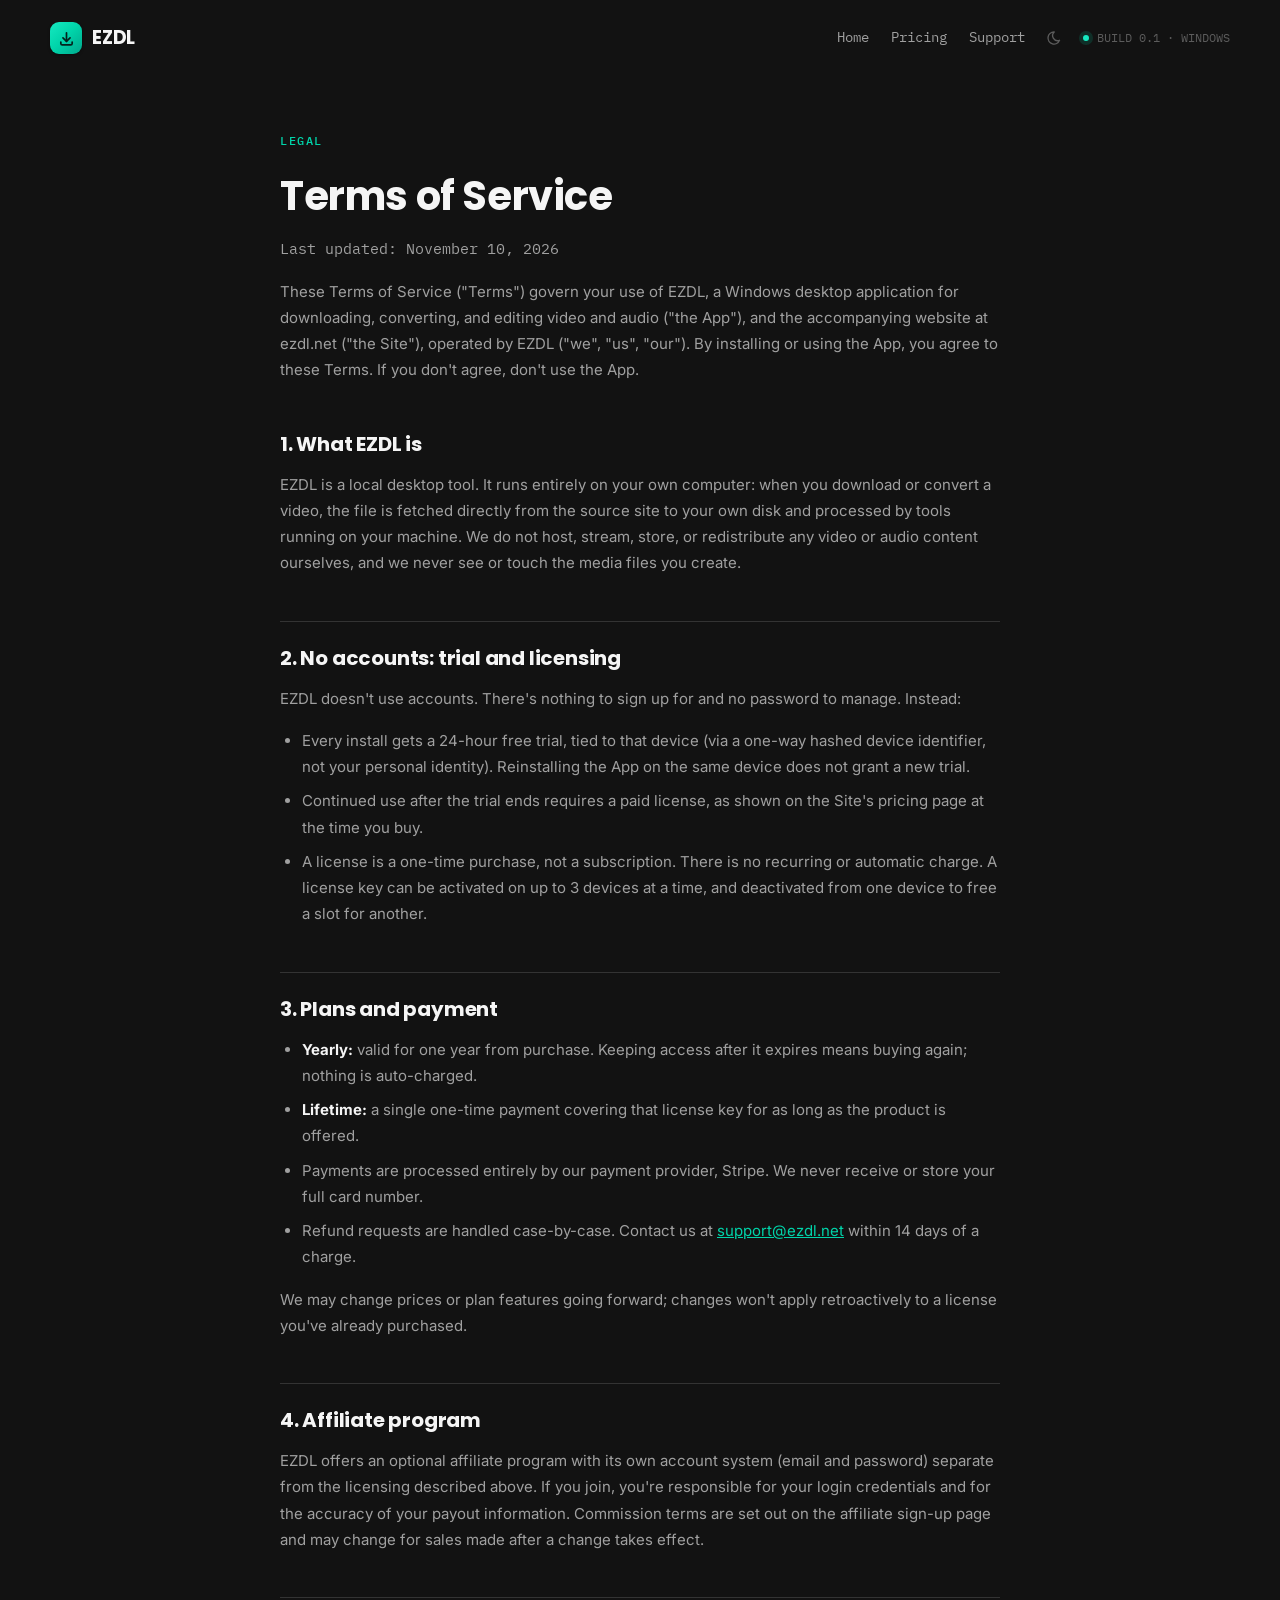
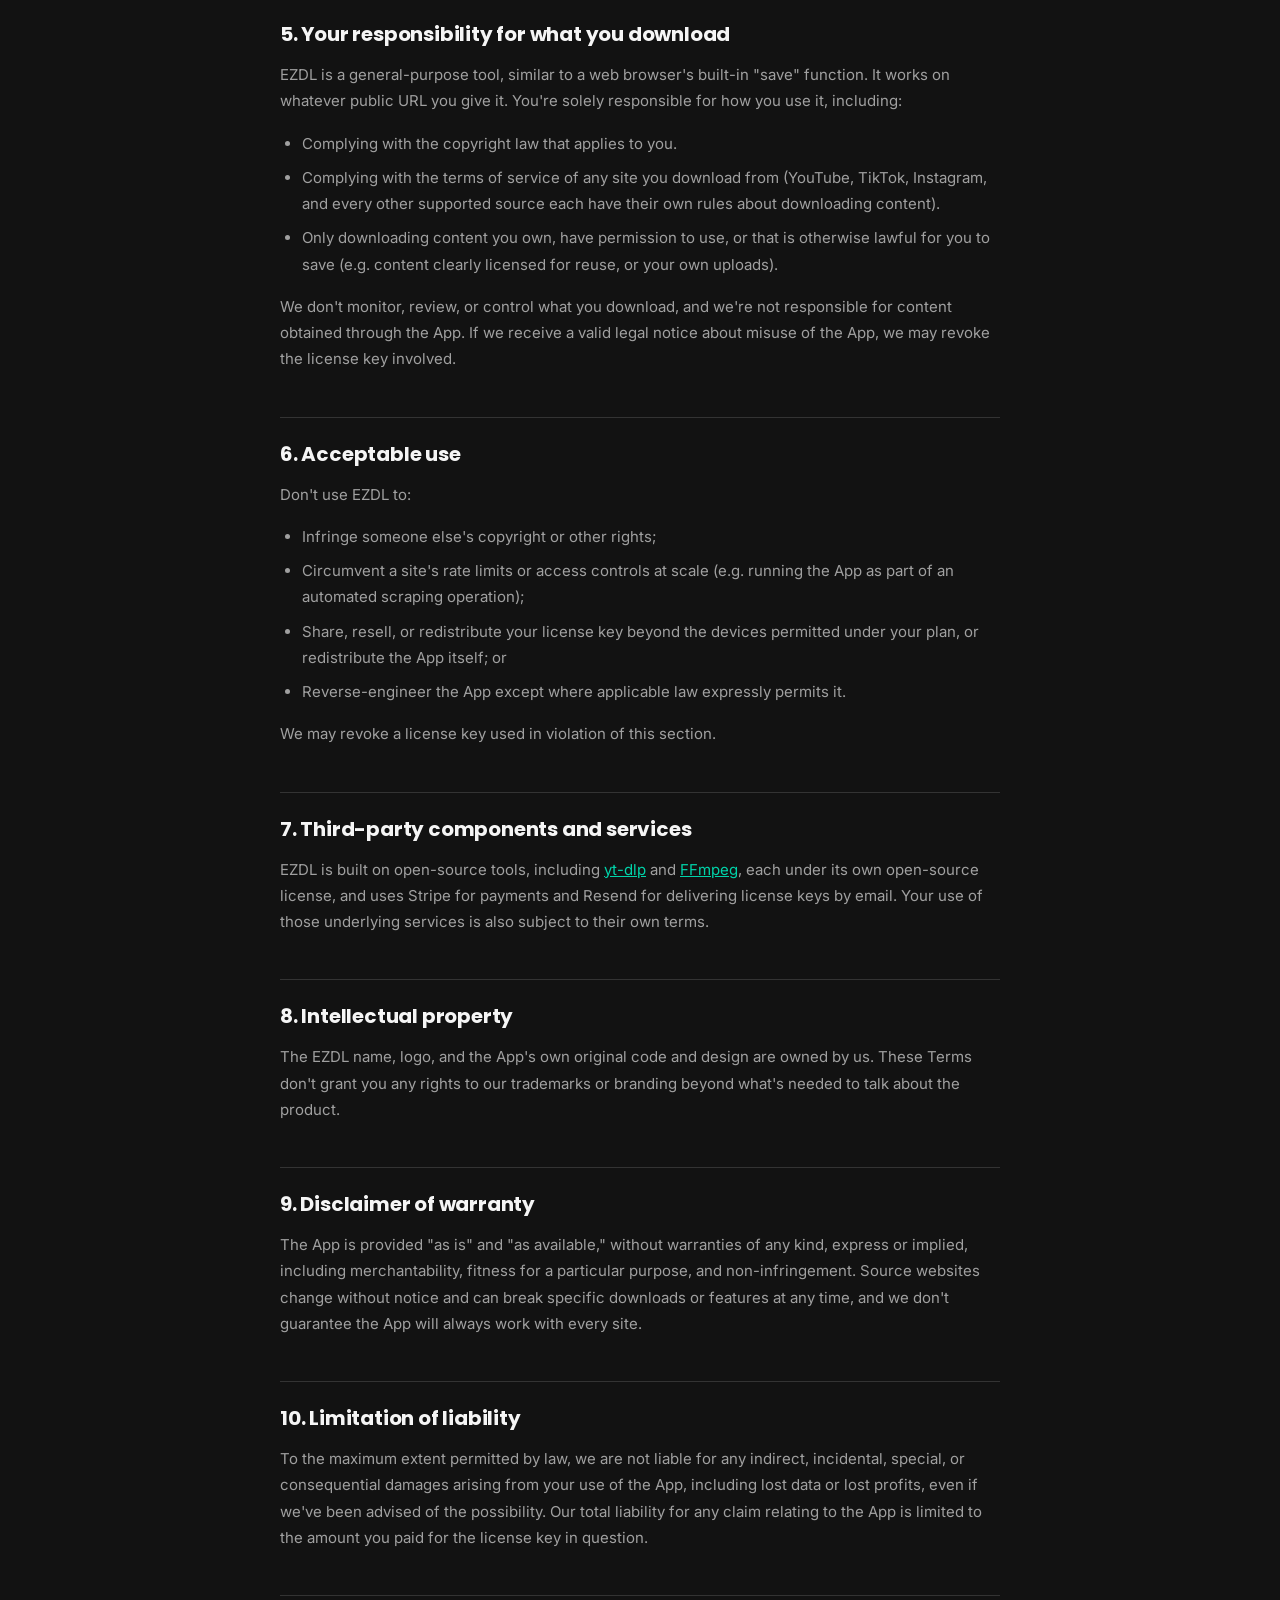
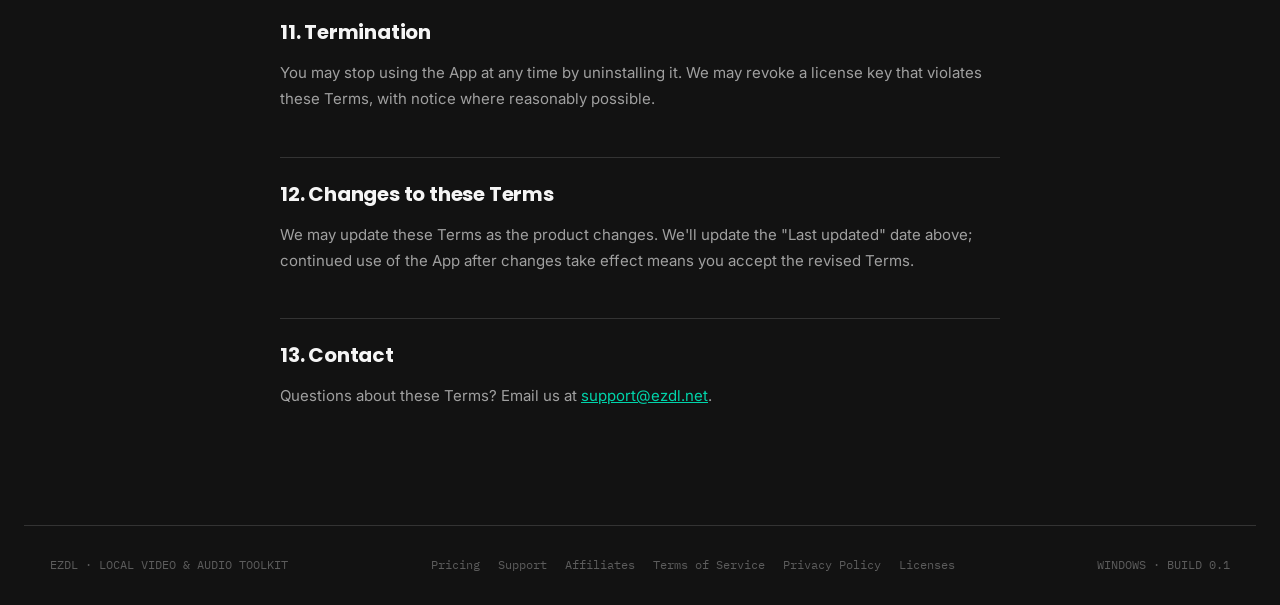
<file: terms.html>
<!DOCTYPE html>
<html lang="en">
<head>
<meta charset="UTF-8">
<meta name="viewport" content="width=device-width, initial-scale=1.0">
<title>EZDL Terms of Service</title>
<meta name="description" content="Terms of Service for EZDL, the local video and audio toolkit for Windows.">
<link rel="icon" type="image/png" href="img/favicon.png">
<link rel="preconnect" href="https://fonts.googleapis.com">
<link rel="preconnect" href="https://fonts.gstatic.com" crossorigin>
<link href="https://fonts.googleapis.com/css2?family=Poppins:wght@500;600;700&family=Inter:wght@400;500;600&family=IBM+Plex+Mono:wght@400;500;600&display=swap" rel="stylesheet">
<link rel="stylesheet" href="css/styles.css">
<script>
  (function () {
    try {
      if (localStorage.getItem('ezc-theme') === 'light') {
        document.documentElement.setAttribute('data-theme', 'light');
      }
    } catch (_) {}
  })();
</script>
</head>
<body>

<div class="topbar wrap">
  <a class="brand" href="index.html">
    <span class="brand-mark">
      <svg viewBox="0 0 24 24" fill="none" stroke="currentColor" stroke-width="2.4" stroke-linecap="round" stroke-linejoin="round"><path d="M4 17v2a2 2 0 0 0 2 2h12a2 2 0 0 0 2 -2v-2" /><path d="M7 11l5 5l5 -5" /><path d="M12 4l0 12" /></svg>
    </span>
    EZDL
  </a>
  <div class="topbar-right">
    <nav class="topbar-nav">
      <a class="legal-back" href="index.html">Home</a>
      <a class="legal-back" href="pricing.html">Pricing</a>
      <a class="legal-back" href="support.html">Support</a>
    </nav>
    <button class="theme-toggle" id="themeToggle" type="button" aria-label="Toggle light and dark theme" title="Toggle theme">
      <svg class="theme-icon icon-moon" viewBox="0 0 24 24" fill="none" stroke="currentColor" stroke-width="2" stroke-linecap="round" stroke-linejoin="round"><path d="M12 3c.132 0 .263 0 .393 0a7.5 7.5 0 0 0 7.92 12.446a9 9 0 1 1 -8.313 -12.454z" /></svg>
      <svg class="theme-icon icon-sun" viewBox="0 0 24 24" fill="none" stroke="currentColor" stroke-width="2" stroke-linecap="round" stroke-linejoin="round" hidden><circle cx="12" cy="12" r="4" /><path d="M12 2v2" /><path d="M12 20v2" /><path d="M4.93 4.93l1.41 1.41" /><path d="M17.66 17.66l1.41 1.41" /><path d="M2 12h2" /><path d="M20 12h2" /><path d="M6.34 17.66l-1.41 1.41" /><path d="M19.07 4.93l-1.41 1.41" /></svg>
    </button>
    <div class="topbar-tag"><span class="dot"></span> BUILD 0.1 &middot; WINDOWS</div>
  </div>
</div>

<article class="legal-article">
  <span class="label">Legal</span>
  <h1>Terms of Service</h1>
  <p class="legal-updated">Last updated: November 10, 2026</p>

  <p>These Terms of Service ("Terms") govern your use of EZDL, a Windows desktop
  application for downloading, converting, and editing video and audio
  ("the App"), and the accompanying website at ezdl.net ("the Site"),
  operated by EZDL ("we", "us", "our"). By installing or using the App, you
  agree to these Terms. If you don't agree, don't use the App.</p>

  <h2>1. What EZDL is</h2>
  <p>EZDL is a local desktop tool. It runs entirely on your own computer: when
  you download or convert a video, the file is fetched directly from the
  source site to your own disk and processed by tools running on your
  machine. We do not host, stream, store, or redistribute any video or
  audio content ourselves, and we never see or touch the media files you
  create.</p>

  <h2>2. No accounts: trial and licensing</h2>
  <p>EZDL doesn't use accounts. There's nothing to sign up for and no
  password to manage. Instead:</p>
  <ul>
    <li>Every install gets a 24-hour free trial, tied to that device (via a
    one-way hashed device identifier, not your personal identity).
    Reinstalling the App on the same device does not grant a new trial.</li>
    <li>Continued use after the trial ends requires a paid license, as shown
    on the Site's pricing page at the time you buy.</li>
    <li>A license is a one-time purchase, not a subscription. There is no
    recurring or automatic charge. A license key can be activated on up to 3
    devices at a time, and deactivated from one device to free a slot for
    another.</li>
  </ul>

  <h2>3. Plans and payment</h2>
  <ul>
    <li><strong>Yearly:</strong> valid for one year from purchase. Keeping
    access after it expires means buying again; nothing is auto-charged.</li>
    <li><strong>Lifetime:</strong> a single one-time payment covering that
    license key for as long as the product is offered.</li>
    <li>Payments are processed entirely by our payment provider, Stripe. We
    never receive or store your full card number.</li>
    <li>Refund requests are handled case-by-case. Contact us at
    <a href="mailto:support@ezdl.net">support@ezdl.net</a> within 14 days of
    a charge.</li>
  </ul>
  <p>We may change prices or plan features going forward; changes won't
  apply retroactively to a license you've already purchased.</p>

  <h2>4. Affiliate program</h2>
  <p>EZDL offers an optional affiliate program with its own account system
  (email and password) separate from the licensing described above. If you
  join, you're responsible for your login credentials and for the accuracy
  of your payout information. Commission terms are set out on the affiliate
  sign-up page and may change for sales made after a change takes effect.</p>

  <h2>5. Your responsibility for what you download</h2>
  <p>EZDL is a general-purpose tool, similar to a web browser's built-in
  "save" function. It works on whatever public URL you give it. You're
  solely responsible for how you use it, including:</p>
  <ul>
    <li>Complying with the copyright law that applies to you.</li>
    <li>Complying with the terms of service of any site you download
    from (YouTube, TikTok, Instagram, and every other supported source
    each have their own rules about downloading content).</li>
    <li>Only downloading content you own, have permission to use, or that
    is otherwise lawful for you to save (e.g. content clearly licensed for
    reuse, or your own uploads).</li>
  </ul>
  <p>We don't monitor, review, or control what you download, and we're not
  responsible for content obtained through the App. If we receive a valid
  legal notice about misuse of the App, we may revoke the license key
  involved.</p>

  <h2>6. Acceptable use</h2>
  <p>Don't use EZDL to:</p>
  <ul>
    <li>Infringe someone else's copyright or other rights;</li>
    <li>Circumvent a site's rate limits or access controls at scale (e.g.
    running the App as part of an automated scraping operation);</li>
    <li>Share, resell, or redistribute your license key beyond the devices
    permitted under your plan, or redistribute the App itself; or</li>
    <li>Reverse-engineer the App except where applicable law expressly
    permits it.</li>
  </ul>
  <p>We may revoke a license key used in violation of this section.</p>

  <h2>7. Third-party components and services</h2>
  <p>EZDL is built on open-source tools, including
  <a href="https://github.com/yt-dlp/yt-dlp" target="_blank" rel="noopener">yt-dlp</a>
  and <a href="https://ffmpeg.org/" target="_blank" rel="noopener">FFmpeg</a>,
  each under its own open-source license, and uses Stripe for payments and
  Resend for delivering license keys by email. Your use of those underlying
  services is also subject to their own terms.</p>

  <h2>8. Intellectual property</h2>
  <p>The EZDL name, logo, and the App's own original code and design are
  owned by us. These Terms don't grant you any rights to our trademarks or
  branding beyond what's needed to talk about the product.</p>

  <h2>9. Disclaimer of warranty</h2>
  <p>The App is provided "as is" and "as available," without warranties of
  any kind, express or implied, including merchantability, fitness for a
  particular purpose, and non-infringement. Source websites change without
  notice and can break specific downloads or features at any time, and we
  don't guarantee the App will always work with every site.</p>

  <h2>10. Limitation of liability</h2>
  <p>To the maximum extent permitted by law, we are not liable for any
  indirect, incidental, special, or consequential damages arising from
  your use of the App, including lost data or lost profits, even if we've
  been advised of the possibility. Our total liability for any claim
  relating to the App is limited to the amount you paid for the license
  key in question.</p>

  <h2>11. Termination</h2>
  <p>You may stop using the App at any time by uninstalling it. We may
  revoke a license key that violates these Terms, with notice where
  reasonably possible.</p>

  <h2>12. Changes to these Terms</h2>
  <p>We may update these Terms as the product changes. We'll update the
  "Last updated" date above; continued use of the App after changes take
  effect means you accept the revised Terms.</p>

  <h2>13. Contact</h2>
  <p>Questions about these Terms? Email us at
  <a href="mailto:support@ezdl.net">support@ezdl.net</a>.</p>
</article>

<footer>
  <div class="footer-inner">
    <span>EZDL &middot; LOCAL VIDEO &amp; AUDIO TOOLKIT</span>
    <nav class="footer-links">
      <a href="pricing.html">Pricing</a>
      <a href="support.html">Support</a>
      <a href="affiliate-signup.html">Affiliates</a>
      <a href="terms.html">Terms of Service</a>
      <a href="privacy.html">Privacy Policy</a>
      <a href="licenses.html">Licenses</a>
    </nav>
    <span>WINDOWS &middot; BUILD 0.1</span>
  </div>
</footer>

<script src="js/site.js"></script>
</body>
</html>
</file>
<file: css/styles.css>
/* ---------------------------------------------------------------
   EZDL marketing site — dark theme, matched to the app's
   own dark palette (src/renderer/styles.css, :root)
   --------------------------------------------------------------- */

:root {
  --bg: #121212;
  --surface: #1e1e1e;
  --surface-2: #2a2a2a;
  --surface-3: #242824;
  --border: #333333;
  --border-strong: #404040;
  --text: #f5f5f5;
  --text-muted: #a0a0a0;
  --text-faint: #5c5c5c;
  --accent: #00d4aa;
  --accent-2: #16e9c1;
  --accent-hover: #00b894;
  --accent-grad: linear-gradient(135deg, #16e9c1 0%, #00d4aa 48%, #00a88c 100%);
  --accent-soft: rgba(0, 212, 170, 0.15);
  --accent-soft-strong: rgba(0, 212, 170, 0.32);
  --on-accent: #04231d;
  --rec: #f87171;
  --amber: #fbbf24;

  --display: "Poppins", "Segoe UI", sans-serif;
  --body: "Inter", "Segoe UI", sans-serif;
  --mono: "IBM Plex Mono", ui-monospace, "Cascadia Code", monospace;

  --shadow-sm: 0 1px 3px rgba(0, 0, 0, 0.4);
  --shadow-md: 0 10px 30px rgba(0, 0, 0, 0.45);
  --shadow-lg: 0 30px 70px rgba(0, 0, 0, 0.55);

  --ease: cubic-bezier(0.4, 0, 0.2, 1);
}

/* Light theme — same values as the app's own :root[data-theme='light'].
   Dark (above) is the site's default; this only applies once the toggle
   sets it explicitly, never from the OS preference. */
:root[data-theme="light"] {
  --bg: #f7f5f2;
  --surface: #fdfcfa;
  --surface-2: #efece7;
  --surface-3: #e8e4dd;
  --border: #e6e2db;
  --border-strong: #d4cfc5;
  --text: #1a1a1a;
  --text-muted: #6b6b6b;
  --text-faint: #9a9a9a;
  --accent: #017360;
  --accent-2: #00d4aa;
  --accent-hover: #008f78;
  --accent-grad: linear-gradient(135deg, #019174 0%, #017360 55%, #015647 100%);
  --accent-soft: rgba(0, 212, 170, 0.14);
  --accent-soft-strong: rgba(0, 212, 170, 0.24);
  --on-accent: #04231d;
  --rec: #dc2626;
  --amber: #c07d12;

  --shadow-sm: 0 1px 3px rgba(20, 30, 27, 0.06);
  --shadow-md: 0 10px 30px rgba(20, 30, 27, 0.08);
  --shadow-lg: 0 24px 60px rgba(20, 30, 27, 0.10);
}

* { box-sizing: border-box; }

html { background: var(--bg); }

img, svg { max-width: 100%; }
[hidden] { display: none !important; }

body {
  margin: 0;
  background: var(--bg);
  color: var(--text);
  font-family: var(--body);
  font-size: 16px;
  line-height: 1.6;
  padding-inline: 24px;
  -webkit-font-smoothing: antialiased;
  position: relative;
  overflow-x: hidden;
}

::selection { background: var(--accent-soft-strong); color: var(--on-accent); }

a { color: inherit; }

h1, h2, h3 {
  font-family: var(--display);
  font-weight: 700;
  text-wrap: balance;
  margin: 0;
  letter-spacing: -0.01em;
}

.mono { font-family: var(--mono); }

.wrap {
  max-width: 1180px;
  margin-inline: auto;
}

.label {
  font-family: var(--mono);
  font-size: 11.5px;
  font-weight: 500;
  letter-spacing: 0.14em;
  text-transform: uppercase;
  color: var(--accent);
}

/* --------------------------- cursor blob --------------------------- */

.cursor-blob {
  position: fixed;
  top: 0;
  left: 0;
  width: 230px;
  height: 230px;
  margin-left: -115px;
  margin-top: -115px;
  border-radius: 50%;
  background: radial-gradient(circle, rgba(0, 212, 170, 0.16) 0%, rgba(0, 212, 170, 0.05) 45%, transparent 72%);
  pointer-events: none;
  z-index: 0;
  will-change: transform;
  opacity: 0;
  transition: opacity 0.4s var(--ease);
}
.cursor-blob.is-active { opacity: 0.5; }

@media (max-width: 720px), (hover: none) {
  .cursor-blob { display: none; }
}
@media (prefers-reduced-motion: reduce) {
  .cursor-blob { display: none; }
}

.scroll-line {
  position: fixed;
  top: 0;
  left: 0;
  bottom: 0;
  width: 3px;
  z-index: 90;
  background: var(--border);
  opacity: 0.6;
}
.scroll-line-fill {
  width: 100%;
  height: 0%;
  background: var(--accent-grad);
  transform-origin: top;
}
@media (prefers-reduced-motion: reduce) {
  .scroll-line-fill { transition: none; }
}

/* ------------------------- scroll reveal ------------------------- */

.reveal {
  opacity: 0;
  transform: translateY(18px);
  transition: opacity 0.7s var(--ease), transform 0.7s var(--ease);
}
.reveal.is-visible {
  opacity: 1;
  transform: translateY(0);
}
@media (prefers-reduced-motion: reduce) {
  .reveal { opacity: 1; transform: none; transition: none; }
}

/* --------------------------- preloader --------------------------- */

.preloader {
  position: fixed;
  inset: 0;
  z-index: 999;
  display: flex;
  flex-direction: column;
  align-items: center;
  justify-content: center;
  gap: 20px;
  background: var(--bg);
  transition: opacity 0.4s var(--ease), visibility 0.4s var(--ease);
}
.preloader.is-hidden {
  opacity: 0;
  visibility: hidden;
  pointer-events: none;
}

.preloader-inner {
  display: flex;
  align-items: center;
  gap: 10px;
}

.preloader-spin {
  width: 20px;
  height: 20px;
  color: var(--accent);
  animation: preloader-spin 0.9s linear infinite;
}
.preloader-spin svg {
  width: 100%;
  height: 100%;
}
@keyframes preloader-spin {
  to { transform: rotate(360deg); }
}

.preloader-text {
  font-family: var(--body);
  font-weight: 600;
  font-size: 19px;
  color: var(--accent);
  letter-spacing: 0.01em;
}

.preloader-bar {
  width: min(500px, 86vw);
  height: 4px;
  border-radius: 2px;
  background: var(--surface-2);
  overflow: hidden;
}
.preloader-bar-fill {
  height: 100%;
  width: 0%;
  background: var(--accent-grad);
  border-radius: 2px;
}

.preloader-pct {
  font-family: var(--mono);
  font-size: 13px;
  font-variant-numeric: tabular-nums;
  color: var(--text-faint);
}

/* --------------------------- top bar --------------------------- */

.topbar {
  position: relative;
  z-index: 1;
  max-width: 1180px;
  margin-inline: auto;
  display: flex;
  align-items: center;
  justify-content: space-between;
  padding-block: 22px;
}

.brand {
  display: flex;
  align-items: center;
  gap: 10px;
  font-family: var(--display);
  font-weight: 700;
  font-size: 19px;
  letter-spacing: -0.01em;
  text-decoration: none;
  color: var(--text);
}

.brand-mark {
  width: 32px;
  height: 32px;
  border-radius: 9px;
  background: var(--accent-grad);
  display: grid;
  place-items: center;
  color: var(--on-accent);
  flex: none;
  box-shadow: var(--shadow-sm);
}
.brand-mark svg { width: 17px; height: 17px; }

.topbar-tag {
  font-family: var(--mono);
  font-size: 12px;
  color: var(--text-faint);
  display: flex;
  align-items: center;
  gap: 8px;
}
.topbar-tag .dot {
  width: 6px;
  height: 6px;
  border-radius: 50%;
  background: var(--accent-2);
  box-shadow: 0 0 0 4px var(--accent-soft);
  animation: dot-breathe 2.4s ease-in-out infinite;
}
@keyframes dot-breathe {
  0%, 100% { box-shadow: 0 0 0 4px var(--accent-soft); }
  50% { box-shadow: 0 0 0 7px rgba(0, 212, 170, 0.14); }
}
@media (max-width: 640px) { .topbar-tag { display: none; } }

.topbar-right {
  display: flex;
  align-items: center;
  gap: 14px;
  flex-wrap: wrap;
  justify-content: flex-end;
}

.theme-toggle {
  display: inline-flex;
  align-items: center;
  justify-content: center;
  width: 30px;
  height: 30px;
  border-radius: 8px;
  border: none;
  background: transparent;
  color: var(--text-faint);
  cursor: pointer;
  transition: background 0.15s var(--ease), color 0.15s var(--ease);
}
.theme-toggle:hover {
  background: var(--surface-2);
  color: var(--text);
}
.theme-icon {
  width: 16px;
  height: 16px;
}

/* ----------------------------- hero ----------------------------- */

.hero {
  position: relative;
  z-index: 1;
  padding-block: 26px 0;
}

.hero::before {
  content: "";
  position: absolute;
  inset: 0;
  z-index: -1;
  background-image:
    linear-gradient(var(--border) 1px, transparent 1px),
    linear-gradient(90deg, var(--border) 1px, transparent 1px);
  background-size: 42px 42px;
  opacity: 0.4;
  -webkit-mask-image: radial-gradient(ellipse 70% 60% at 50% 25%, #000 0%, transparent 72%);
  mask-image: radial-gradient(ellipse 70% 60% at 50% 25%, #000 0%, transparent 72%);
  pointer-events: none;
}

.hero-top {
  text-align: center;
  padding-block: 8px 46px;
}

.hero-eyebrow {
  display: inline-flex;
  align-items: center;
  gap: 8px;
  margin-bottom: 18px;
  padding: 7px 16px;
  border: 1px solid var(--border);
  border-radius: 999px;
  background: var(--surface);
}
.hero-eyebrow .label { color: var(--accent); }

.hero h1 {
  font-size: clamp(26px, 6vw, 60px);
  line-height: 1.08;
  color: var(--text);
  white-space: nowrap;
  margin-inline: auto;
}
.hero h1 em {
  font-style: normal;
  background: var(--accent-grad);
  -webkit-background-clip: text;
  background-clip: text;
  color: transparent;
}

.hero-sub {
  margin: 20px auto 0;
  max-width: 80ch;
  font-size: 16.5px;
  color: var(--text-muted);
}

.hero-cta {
  display: flex;
  align-items: center;
  justify-content: center;
  gap: 18px;
  margin-top: 30px;
  flex-wrap: wrap;
}

.btn-primary {
  display: inline-flex;
  align-items: center;
  gap: 10px;
  padding: 15px 26px;
  border-radius: 999px;
  background: var(--surface-2);
  border: 1px solid var(--border-strong);
  color: var(--text-muted);
  font-family: var(--body);
  font-size: 14px;
  font-weight: 600;
  cursor: default;
  transition: border-color 0.2s var(--ease);
}
.btn-primary svg { width: 16px; height: 16px; flex: none; }

/* Clickable buttons only; an [aria-disabled] .btn-primary stays inert. */
.btn-primary:not([aria-disabled]) {
  cursor: pointer;
  text-decoration: none;
}
.btn-primary:not([aria-disabled]):hover {
  border-color: var(--accent);
  color: var(--text);
}

.hero-cta-note {
  margin-top: 16px;
  font-family: var(--mono);
  font-size: 12px;
  color: var(--text-faint);
}
.hero-cta-note b { color: var(--text-muted); font-weight: 600; font-family: var(--body); }

.hero-scroll {
  font-family: var(--body);
  font-weight: 600;
  font-size: 13.5px;
  color: var(--accent);
  text-decoration: none;
  border-bottom: 1px solid var(--accent-soft-strong);
  padding-bottom: 2px;
  transition: opacity 0.15s ease;
}
.hero-scroll:hover { opacity: 0.75; }

/* ------------------------- hero entrance animation ------------------------- */

@keyframes hero-in {
  from { opacity: 0; transform: translateY(18px); }
  to { opacity: 1; transform: translateY(0); }
}
@keyframes hero-in-shot {
  from { opacity: 0; transform: translateY(26px) scale(0.98); }
  to { opacity: 1; transform: translateY(0) scale(1); }
}

.hero-eyebrow,
.hero h1,
.hero-sub,
.hero-cta,
.hero-cta-note,
.hero-shot {
  opacity: 0;
}

body.is-ready .hero-eyebrow,
body.is-ready .hero h1,
body.is-ready .hero-sub,
body.is-ready .hero-cta,
body.is-ready .hero-cta-note {
  animation: hero-in 0.7s var(--ease) both;
}
body.is-ready .hero-eyebrow { animation-delay: 0s; }
body.is-ready .hero h1 { animation-delay: 0.08s; }
body.is-ready .hero-sub { animation-delay: 0.18s; }
body.is-ready .hero-cta { animation-delay: 0.28s; }
body.is-ready .hero-cta-note { animation-delay: 0.36s; }

body.is-ready .hero-shot {
  animation: hero-in-shot 0.8s var(--ease) both;
  animation-delay: 0.3s;
}

/* -------------------------- hero image -------------------------- */

.hero-shot {
  width: min(1200px, 100%);
  margin: 0 auto 0;
}
.hero-shot img {
  display: block;
  width: 100%;
  height: auto;
  border: 2px solid var(--border-strong);
  border-bottom: none;
  border-radius: 12px 12px 0 0;
}

:root[data-theme="light"] .hero-shot img {
  border-color: #017360;
}

.hero-shot img.hero-shot-light {
  display: none;
}
:root[data-theme="light"] .hero-shot img.hero-shot-dark {
  display: none;
}
:root[data-theme="light"] .hero-shot img.hero-shot-light {
  display: block;
}

/* --------------------------- source strip --------------------------- */

.sources {
  position: relative;
  z-index: 1;
  width: 100vw;
  margin-inline: calc(50% - 50vw);
  border-top: 1px solid var(--border);
  border-bottom: 1px solid var(--border);
  padding-block: 26px;
  padding-inline: 24px;
}
.sources-inner {
  max-width: 1180px;
  margin-inline: auto;
  display: flex;
  align-items: center;
  gap: 28px;
  flex-wrap: wrap;
  justify-content: space-between;
}
.sources-label {
  font-family: var(--mono);
  font-size: 11.5px;
  letter-spacing: 0.14em;
  text-transform: uppercase;
  color: var(--text-faint);
  flex: none;
}
.source-list {
  display: flex;
  flex-wrap: wrap;
  gap: 10px 26px;
}
.source-list span {
  font-family: var(--mono);
  font-size: 13.5px;
  color: var(--text-muted);
  transition: color 0.2s var(--ease);
}
.source-list span:hover { color: var(--accent); }
.source-list span::before {
  content: "/";
  color: var(--border-strong);
  margin-right: 8px;
}
.source-list span:first-child::before { content: none; }

.source-list .source-more {
  color: var(--accent);
  font-weight: 600;
}
.source-list .source-more:hover { color: var(--accent); }

:root[data-theme="light"] .sources {
  background: #017360;
  border-color: #017360;
}
:root[data-theme="light"] .sources-label,
:root[data-theme="light"] .source-list span {
  color: #ffffff;
}
:root[data-theme="light"] .source-list span:hover {
  color: #ffffff;
  opacity: 0.75;
}
:root[data-theme="light"] .source-list span::before {
  color: rgba(255, 255, 255, 0.5);
}

/* ----------------------------- section shell ----------------------------- */

section.block {
  position: relative;
  z-index: 1;
  max-width: 1180px;
  margin-inline: auto;
  padding-block: 74px;
}

.block-glow {
  position: absolute;
  top: -40px;
  right: -80px;
  width: 480px;
  height: 480px;
  background: radial-gradient(circle, var(--accent-soft) 0%, transparent 68%);
  pointer-events: none;
  z-index: -1;
}

.block-head {
  max-width: 640px;
  margin-bottom: 42px;
}
.block-head h2 {
  font-size: clamp(28px, 3.4vw, 40px);
  margin-top: 14px;
}
.block-head p {
  margin: 16px 0 0;
  color: var(--text-muted);
  font-size: 15.5px;
  max-width: 54ch;
}

/* ------------------------------ module grid ------------------------------ */

.modules {
  display: grid;
  grid-template-columns: repeat(4, 1fr);
  gap: 1px;
  background: var(--border);
  border: 1px solid var(--border);
  border-radius: 14px;
  overflow: hidden;
}
@media (max-width: 920px) { .modules { grid-template-columns: repeat(2, 1fr); } }
@media (max-width: 560px) { .modules { grid-template-columns: 1fr; } }

.module {
  background: var(--surface);
  padding: 26px 22px;
  display: flex;
  flex-direction: column;
  gap: 14px;
  min-height: 190px;
  transition: background 0.2s var(--ease);
}
.module:hover { background: var(--surface-2); }

.module-top {
  display: flex;
  align-items: flex-start;
  justify-content: space-between;
  gap: 10px;
}
.module-id {
  font-family: var(--mono);
  font-size: 11px;
  color: var(--text-faint);
  letter-spacing: 0.06em;
}
.module-icon {
  width: 34px;
  height: 34px;
  border-radius: 9px;
  background: var(--accent-soft);
  display: grid;
  place-items: center;
  color: var(--accent);
  flex: none;
  transition: transform 0.25s var(--ease);
}
.module:hover .module-icon { transform: scale(1.08) rotate(-4deg); }
.module-icon svg { width: 16px; height: 16px; }
.module.rec .module-icon { color: var(--rec); background: rgba(248, 113, 113, 0.12); }

.module h3 {
  font-family: var(--display);
  font-weight: 600;
  font-size: 16.5px;
  margin-top: auto;
  letter-spacing: -0.005em;
}
.module p {
  margin: 0;
  font-size: 13.5px;
  color: var(--text-muted);
  line-height: 1.55;
}

/* -------------------------------- spotlight -------------------------------- */

.spotlight {
  position: relative;
  z-index: 1;
  width: 100vw;
  margin-inline: calc(50% - 50vw);
  padding-block: 64px;
  padding-inline: 24px;
  background: #017360;
  color: #ffffff;
  overflow: hidden;
}

.spotlight-inner {
  max-width: 1180px;
  margin-inline: auto;
  display: grid;
  grid-template-columns: 65% 35%;
  gap: 48px;
  align-items: center;
}
@media (max-width: 860px) {
  .spotlight-inner {
    grid-template-columns: 1fr;
    gap: 30px;
  }
}

.spotlight-label {
  color: rgba(255, 255, 255, 0.75);
}

.spotlight-text {
  padding-inline: 0 24px;
}
@media (max-width: 860px) {
  .spotlight-text { padding-inline: 0; order: 2; }
}

.spotlight-text h2 {
  margin-top: 12px;
  font-size: clamp(28px, 3.6vw, 42px);
  line-height: 1.08;
  color: #ffffff;
}
.spotlight-text p {
  margin: 18px 0 0;
  max-width: 42ch;
  font-size: 15px;
  line-height: 1.6;
  color: rgba(255, 255, 255, 0.82);
}
.spotlight-text .hero-cta {
  justify-content: flex-start;
  margin-top: 30px;
}
.spotlight-btn {
  background: #ffffff;
  border-color: #ffffff;
  color: #017360;
  font-weight: 700;
  transition: background-color 0.2s var(--ease), transform 0.2s var(--ease), box-shadow 0.2s var(--ease);
}
/* Must out-rank the generic .btn-primary hover, which turns text near-white
   and would vanish on this white button. */
.btn-primary.spotlight-btn:not([aria-disabled]):hover {
  background: #e6fbf5;
  border-color: #ffffff;
  color: #01594b;
  transform: translateY(-1px);
  box-shadow: 0 8px 24px rgba(0, 0, 0, 0.18);
}
@media (prefers-reduced-motion: reduce) {
  .btn-primary.spotlight-btn:not([aria-disabled]):hover { transform: none; }
}

.spotlight-image {
  position: relative;
}
@media (max-width: 860px) {
  .spotlight-image { order: 1; }
}
.spotlight-image img {
  display: block;
  width: 100%;
  height: auto;
  border-radius: 10px;
  box-shadow: 0 24px 60px rgba(0, 0, 0, 0.35);
}
.spotlight-placeholder {
  display: flex;
  flex-direction: column;
  align-items: center;
  justify-content: center;
  gap: 8px;
  aspect-ratio: 16 / 10;
  border: 2px dashed rgba(255, 255, 255, 0.4);
  border-radius: 10px;
  font-family: var(--mono);
  font-size: 12.5px;
  color: rgba(255, 255, 255, 0.75);
  text-align: center;
}
.spotlight-placeholder code {
  padding: 3px 8px;
  border-radius: 5px;
  background: rgba(255, 255, 255, 0.15);
  color: #ffffff;
}

/* ------------------------------ comparison table ------------------------------ */

.compare-wrap {
  overflow-x: auto;
  border: 1px solid var(--border);
  border-radius: 14px;
}

.compare {
  width: 100%;
  min-width: 560px;
  border-collapse: collapse;
  background: var(--surface);
}

.compare th,
.compare td {
  text-align: left;
  padding: 16px 20px;
  font-size: 14px;
  border-bottom: 1px solid var(--border);
}

.compare thead th {
  font-family: var(--mono);
  font-size: 11px;
  letter-spacing: 0.06em;
  text-transform: uppercase;
  color: var(--text-faint);
  font-weight: 500;
  border-bottom: 1px solid var(--border-strong);
}

.compare tbody th {
  font-weight: 500;
  color: var(--text);
  white-space: nowrap;
}

.compare tbody tr:last-child th,
.compare tbody tr:last-child td {
  border-bottom: none;
}

.compare tbody tr:hover th,
.compare tbody tr:hover td {
  background: var(--surface-2);
}

.cmp-no {
  color: var(--text-faint);
}
.cmp-no::before {
  content: "\2013";
  display: inline-block;
  width: 14px;
  color: var(--text-faint);
}

.cmp-yes {
  color: var(--accent);
  font-weight: 600;
}
.cmp-yes::before {
  content: "\2713";
  display: inline-block;
  width: 14px;
  font-weight: 700;
}

/* ------------------------------ stats strip ------------------------------ */

.stats {
  display: grid;
  grid-template-columns: repeat(4, 1fr);
  gap: 1px;
  background: var(--border);
  border: 1px solid var(--border);
  border-radius: 14px;
  overflow: hidden;
}
@media (max-width: 720px) { .stats { grid-template-columns: repeat(2, 1fr); } }

.stat {
  background: var(--surface);
  padding: 26px 22px;
  text-align: left;
  transition: background 0.2s var(--ease);
}
.stat:hover { background: var(--surface-2); }

.stat b {
  display: block;
  font-family: var(--display);
  font-weight: 700;
  font-size: 34px;
  background: var(--accent-grad);
  -webkit-background-clip: text;
  background-clip: text;
  color: transparent;
}
.stat-label {
  display: block;
  margin-top: 6px;
  font-family: var(--mono);
  font-size: 11.5px;
  text-transform: uppercase;
  color: var(--text-faint);
  letter-spacing: 0.04em;
}
.stat-note {
  margin: 10px 0 0;
  font-size: 13px;
  line-height: 1.5;
  color: var(--text-muted);
}

/* ------------------------------ closer ------------------------------ */

.closer {
  position: relative;
  z-index: 1;
  max-width: 1180px;
  margin-inline: auto;
  padding-block: 90px;
  text-align: center;
  overflow: hidden;
}
.closer-glow {
  position: absolute;
  top: -120px;
  left: 50%;
  width: 640px;
  height: 420px;
  transform: translateX(-50%);
  background: radial-gradient(ellipse 50% 50% at 50% 0%, var(--accent-soft) 0%, transparent 70%);
  pointer-events: none;
  z-index: -1;
}
.closer h2 {
  font-size: clamp(20px, 5.5vw, 50px);
  white-space: nowrap;
  margin-inline: auto;
}
.closer p {
  margin: 20px auto 0;
  max-width: 46ch;
  color: var(--text-muted);
  font-size: 15.5px;
}
.closer .hero-cta { justify-content: center; margin-top: 34px; }
.closer-note {
  margin-top: 14px;
  font-family: var(--mono);
  font-size: 12px;
  color: var(--text-faint);
}

.closer-points {
  display: flex;
  justify-content: center;
  flex-wrap: wrap;
  gap: 14px;
  margin: 38px 0 0;
}
.closer-point {
  display: flex;
  align-items: center;
  gap: 9px;
  padding: 10px 16px 10px 10px;
  border: 1px solid var(--border);
  border-radius: 999px;
  background: var(--surface);
  font-size: 13px;
  font-weight: 500;
  color: var(--text);
}
.closer-point-icon {
  display: inline-flex;
  align-items: center;
  justify-content: center;
  width: 26px;
  height: 26px;
  border-radius: 50%;
  background: var(--accent-soft);
  color: var(--accent);
  flex: none;
}
.closer-point-icon svg { width: 14px; height: 14px; }

/* ------------------------------ footer ------------------------------ */

footer {
  position: relative;
  z-index: 1;
  border-top: 1px solid var(--border);
  padding-block: 30px;
}
.footer-inner {
  max-width: 1180px;
  margin-inline: auto;
  display: flex;
  align-items: center;
  justify-content: space-between;
  gap: 16px;
  flex-wrap: wrap;
  font-family: var(--mono);
  font-size: 11.5px;
  color: var(--text-faint);
}
.footer-links {
  display: flex;
  gap: 18px;
}
.footer-links a {
  color: var(--text-faint);
  text-decoration: none;
}
.footer-links a:hover { color: var(--accent); }

@media (prefers-reduced-motion: reduce) {
  * { animation-duration: 0.001ms !important; }
}

/* ------------------------------ legal pages ------------------------------ */

.legal-topbar {
  max-width: 1180px;
  margin-inline: auto;
  padding-block: 28px 0;
  display: flex;
  align-items: center;
  justify-content: space-between;
}
.legal-topbar .brand {
  display: flex;
  align-items: center;
  gap: 10px;
  font-family: var(--display);
  font-weight: 700;
  font-size: 17px;
  text-decoration: none;
  color: var(--text);
}
.legal-topbar .brand-mark {
  width: 26px;
  height: 26px;
  border-radius: 7px;
  display: grid;
  place-items: center;
  background: var(--accent-grad);
  color: var(--on-accent);
}
.legal-topbar .brand-mark svg { width: 15px; height: 15px; }
.topbar-nav {
  display: flex;
  align-items: center;
  gap: 22px;
}

.legal-back {
  font-family: var(--mono);
  font-size: 13.5px;
  color: var(--text-muted);
  text-decoration: none;
}
.legal-back:hover { color: var(--accent); }

.legal-article {
  max-width: 720px;
  margin-inline: auto;
  padding-block: 56px 100px;
}
.legal-article .label { display: block; margin-bottom: 14px; }
.legal-article h1 {
  font-size: clamp(28px, 5vw, 40px);
  margin-bottom: 8px;
}
.legal-updated {
  font-family: var(--mono);
  font-size: 12.5px;
  color: var(--text-faint);
  margin: 0 0 40px;
}
.legal-article h2 {
  font-size: 20px;
  margin-top: 44px;
  margin-bottom: 12px;
  padding-top: 20px;
  border-top: 1px solid var(--border);
}
.legal-article h2:first-of-type { border-top: none; padding-top: 0; }
.legal-article p, .legal-article li {
  color: var(--text-muted);
  font-size: 15px;
  line-height: 1.75;
}
.legal-article p { margin: 0 0 16px; }
.legal-article ul, .legal-article ol {
  margin: 0 0 16px;
  padding-left: 22px;
}
.legal-article li { margin-bottom: 8px; }
.legal-article strong { color: var(--text); }
.legal-article a { color: var(--accent); }
.legal-article table {
  width: 100%;
  border-collapse: collapse;
  margin: 0 0 20px;
  font-size: 14px;
}
.legal-article th, .legal-article td {
  text-align: left;
  padding: 10px 12px;
  border: 1px solid var(--border);
  color: var(--text-muted);
}
.legal-article th { color: var(--text); font-family: var(--mono); font-size: 12px; text-transform: uppercase; letter-spacing: 0.06em; }

/* ------------------------------ pricing page ------------------------------ */

.pricing-hero {
  max-width: 640px;
  margin-inline: auto;
  padding-block: 56px 0;
  text-align: center;
}
.pricing-hero .label { display: block; margin-bottom: 14px; }
.pricing-hero h1 {
  font-size: clamp(28px, 5vw, 40px);
  margin-bottom: 14px;
}
.pricing-hero p {
  color: var(--text-muted);
  font-size: 15.5px;
  line-height: 1.7;
  margin: 0;
}

.pricing-grid {
  max-width: 860px;
  margin: 48px auto 0;
  padding-inline: 0;
  display: grid;
  grid-template-columns: repeat(2, 1fr);
  gap: 20px;
}
@media (max-width: 700px) {
  .pricing-grid { grid-template-columns: 1fr; }
}

.price-card {
  background: var(--surface);
  border: 1px solid var(--border);
  border-radius: 16px;
  padding: 30px 28px;
  display: flex;
  flex-direction: column;
  position: relative;
  transition: border-color 0.2s var(--ease), background 0.2s var(--ease);
}
.price-card:hover { border-color: var(--border-strong); background: var(--surface-2); }
.price-card.is-featured { border-color: var(--accent); box-shadow: 0 0 0 1px var(--accent); }

.price-card-badge {
  position: absolute;
  top: -12px;
  right: 24px;
  background: var(--accent-grad);
  color: var(--on-accent);
  font-family: var(--mono);
  font-size: 11px;
  font-weight: 600;
  letter-spacing: 0.06em;
  text-transform: uppercase;
  padding: 5px 12px;
  border-radius: 999px;
}

.price-card-name {
  font-family: var(--display);
  font-weight: 600;
  font-size: 17px;
  color: var(--text-muted);
}
.price-card-price {
  margin-top: 10px;
  font-family: var(--display);
  font-size: 42px;
  font-weight: 700;
  letter-spacing: -0.02em;
}
.price-card-price span {
  font-family: var(--body);
  font-size: 15px;
  font-weight: 500;
  color: var(--text-faint);
}
.price-card-sub {
  margin-top: 6px;
  font-family: var(--mono);
  font-size: 12px;
  color: var(--text-faint);
}

.price-card-feats {
  list-style: none;
  margin: 26px 0 0;
  padding: 0;
  display: flex;
  flex-direction: column;
  gap: 12px;
  flex: 1;
}
.price-card-feats li {
  display: flex;
  align-items: flex-start;
  gap: 10px;
  font-size: 14px;
  color: var(--text-muted);
  line-height: 1.5;
}
.price-card-feats svg {
  width: 15px;
  height: 15px;
  flex: none;
  margin-top: 2px;
  color: var(--accent);
}

.price-card .btn-primary {
  margin-top: 28px;
  justify-content: center;
  width: 100%;
}

.pricing-note {
  max-width: 640px;
  margin-inline: auto;
  padding-block: 40px 90px;
  text-align: center;
}
.pricing-note p {
  color: var(--text-faint);
  font-size: 13.5px;
  line-height: 1.7;
  margin: 0;
}
.pricing-note a { color: var(--accent); }

/* ------------------------------ support page ------------------------------ */

.support-hero {
  max-width: 640px;
  margin-inline: auto;
  padding-block: 56px 0;
  text-align: center;
}
.support-hero .label { display: block; margin-bottom: 14px; }
.support-hero h1 {
  font-size: clamp(28px, 5vw, 40px);
  margin-bottom: 14px;
}
.support-hero p {
  color: var(--text-muted);
  font-size: 15.5px;
  line-height: 1.7;
  margin: 0;
}

.support-contact {
  max-width: 640px;
  margin: 34px auto 0;
  text-align: center;
}
.support-contact .btn-primary {
  display: inline-flex;
}
.support-contact-note {
  margin-top: 14px;
  font-family: var(--mono);
  font-size: 12px;
  color: var(--text-faint);
}

.faq {
  max-width: 720px;
  margin: 56px auto 0;
  padding-bottom: 100px;
}
.faq-item {
  border-bottom: 1px solid var(--border);
}
.faq-item:first-child { border-top: 1px solid var(--border); }

.faq-item summary {
  list-style: none;
  cursor: pointer;
  display: flex;
  align-items: center;
  justify-content: space-between;
  gap: 16px;
  padding: 20px 4px;
  font-family: var(--display);
  font-weight: 600;
  font-size: 15.5px;
  color: var(--text);
}
.faq-item summary::-webkit-details-marker { display: none; }

.faq-item summary .faq-icon {
  flex: none;
  width: 22px;
  height: 22px;
  border-radius: 6px;
  background: var(--surface-2);
  border: 1px solid var(--border-strong);
  display: grid;
  place-items: center;
  color: var(--text-muted);
  transition: transform 0.2s var(--ease), color 0.2s var(--ease), border-color 0.2s var(--ease);
}
.faq-item summary .faq-icon svg { width: 11px; height: 11px; }
.faq-item[open] summary .faq-icon {
  transform: rotate(45deg);
  color: var(--accent);
  border-color: var(--accent);
}
.faq-item summary:hover .faq-icon { border-color: var(--accent); color: var(--accent); }

.faq-item p {
  margin: 0;
  padding: 0 4px 22px;
  color: var(--text-muted);
  font-size: 14.5px;
  line-height: 1.7;
  max-width: 62ch;
}
.faq-item a { color: var(--accent); }

/* ------------------------------ affiliate: auth forms ------------------------------ */

.affiliate-hero {
  max-width: 640px;
  margin-inline: auto;
  padding-block: 48px 0;
  text-align: center;
}
.affiliate-hero .label { display: block; margin-bottom: 14px; }
.affiliate-hero h1 {
  font-size: clamp(26px, 4.6vw, 36px);
  margin-bottom: 14px;
}
.affiliate-hero p {
  color: var(--text-muted);
  font-size: 15px;
  line-height: 1.7;
  margin: 0;
}

.affiliate-pitch {
  max-width: 640px;
  margin: 30px auto 0;
  list-style: none;
  padding: 0;
  display: grid;
  grid-template-columns: repeat(2, 1fr);
  gap: 10px;
}
@media (max-width: 560px) { .affiliate-pitch { grid-template-columns: 1fr; } }
.affiliate-pitch li {
  display: flex;
  align-items: flex-start;
  gap: 9px;
  font-size: 13.5px;
  color: var(--text-muted);
  line-height: 1.5;
}
.affiliate-pitch svg { width: 15px; height: 15px; flex: none; margin-top: 2px; color: var(--accent); }

.auth-wrap {
  max-width: 420px;
  margin: 40px auto 100px;
}

.auth-card {
  background: var(--surface);
  border: 1px solid var(--border);
  border-radius: 16px;
  padding: 30px 28px;
}

.field { margin-bottom: 18px; }
.field:last-of-type { margin-bottom: 0; }
.field label {
  display: block;
  font-family: var(--mono);
  font-size: 11.5px;
  font-weight: 500;
  letter-spacing: 0.06em;
  text-transform: uppercase;
  color: var(--text-faint);
  margin-bottom: 8px;
}
.field input {
  width: 100%;
  background: var(--surface-2);
  border: 1px solid var(--border-strong);
  border-radius: 8px;
  padding: 11px 13px;
  color: var(--text);
  font: inherit;
  font-size: 14.5px;
}
.field input:focus {
  outline: none;
  border-color: var(--accent);
  box-shadow: 0 0 0 3px var(--accent-soft);
}
.field-hint {
  margin-top: 6px;
  font-size: 12px;
  color: var(--text-faint);
}

.auth-submit {
  width: 100%;
  display: flex;
  align-items: center;
  justify-content: center;
  gap: 8px;
  padding: 13px 20px;
  border-radius: 999px;
  border: none;
  background: var(--accent-grad);
  color: var(--on-accent);
  font-family: var(--body);
  font-size: 14.5px;
  font-weight: 700;
  cursor: pointer;
  margin-top: 22px;
  transition: opacity 0.15s ease;
}
.auth-submit:hover { opacity: 0.9; }
.auth-submit:disabled { opacity: 0.6; cursor: default; }

.auth-msg {
  margin-top: 16px;
  padding: 10px 13px;
  border-radius: 8px;
  font-size: 13px;
  display: none;
}
.auth-msg.error { display: block; background: rgba(255, 107, 107, 0.14); color: var(--rec); }
.auth-msg.ok { display: block; background: var(--accent-soft); color: var(--accent); }

.auth-switch {
  text-align: center;
  margin-top: 22px;
  font-size: 13.5px;
  color: var(--text-muted);
}
.auth-switch a { color: var(--accent); font-weight: 600; text-decoration: none; }
.auth-switch a:hover { text-decoration: underline; }

/* ------------------------------ affiliate: dashboard ------------------------------ */

.dash-wrap {
  max-width: 900px;
  margin: 48px auto 100px;
}
.dash-head {
  display: flex;
  align-items: flex-start;
  justify-content: space-between;
  gap: 16px;
  flex-wrap: wrap;
  margin-bottom: 30px;
}
.dash-head h1 { font-size: clamp(24px, 4vw, 32px); margin-bottom: 6px; }
.dash-head p { color: var(--text-muted); font-size: 14px; margin: 0; }

.dash-logout {
  font-family: var(--mono);
  font-size: 12.5px;
  color: var(--text-muted);
  background: none;
  border: 1px solid var(--border-strong);
  border-radius: 8px;
  padding: 9px 15px;
  cursor: pointer;
  flex: none;
}
.dash-logout:hover { border-color: var(--accent); color: var(--accent); }

.dash-link-card {
  background: var(--surface);
  border: 1px solid var(--border);
  border-radius: 14px;
  padding: 22px 24px;
  margin-bottom: 28px;
}
.dash-link-card .field-label-ish {
  font-family: var(--mono);
  font-size: 11.5px;
  text-transform: uppercase;
  letter-spacing: 0.06em;
  color: var(--text-faint);
  margin-bottom: 10px;
}
.dash-link-row {
  display: flex;
  gap: 10px;
  align-items: center;
  flex-wrap: wrap;
}
.dash-link-row code {
  flex: 1;
  min-width: 220px;
  background: var(--surface-2);
  border: 1px solid var(--border-strong);
  border-radius: 8px;
  padding: 11px 13px;
  font-family: var(--mono);
  font-size: 13px;
  color: var(--text);
  overflow-x: auto;
  white-space: nowrap;
}
.dash-copy-btn {
  flex: none;
  padding: 11px 18px;
  border-radius: 8px;
  border: 1px solid var(--border-strong);
  background: var(--surface-2);
  color: var(--text);
  font: inherit;
  font-size: 13.5px;
  font-weight: 600;
  cursor: pointer;
}
.dash-copy-btn:hover { border-color: var(--accent); }
.dash-note {
  margin-top: 12px;
  font-size: 12.5px;
  color: var(--text-faint);
  line-height: 1.6;
}

.dash-stats {
  display: grid;
  grid-template-columns: repeat(auto-fit, minmax(160px, 1fr));
  gap: 14px;
  margin-bottom: 32px;
}
.dash-stat {
  background: var(--surface);
  border: 1px solid var(--border);
  border-radius: 12px;
  padding: 18px 20px;
}
.dash-stat .n {
  font-family: var(--display);
  font-size: 26px;
  font-weight: 700;
  font-variant-numeric: tabular-nums;
}
.dash-stat.accent .n { color: var(--accent); }
.dash-stat .l {
  margin-top: 6px;
  font-size: 12.5px;
  color: var(--text-muted);
}

.dash-table-card {
  background: var(--surface);
  border: 1px solid var(--border);
  border-radius: 14px;
  overflow: hidden;
}
.dash-table-card h2 {
  font-size: 14.5px;
  padding: 20px 20px 0;
  margin: 0 0 4px;
}
.dash-table-wrap { overflow-x: auto; }
table.dash-table {
  width: 100%;
  border-collapse: collapse;
  font-size: 13.5px;
}
table.dash-table th, table.dash-table td {
  text-align: left;
  padding: 10px 20px;
  border-top: 1px solid var(--border);
  white-space: nowrap;
}
table.dash-table th {
  color: var(--text-muted);
  font-weight: 500;
  font-size: 11.5px;
  text-transform: uppercase;
  letter-spacing: 0.03em;
  border-top: none;
}
.dash-empty {
  padding: 34px 20px;
  text-align: center;
  color: var(--text-faint);
  font-size: 13.5px;
}
.dash-pill {
  display: inline-block;
  padding: 2px 9px;
  border-radius: 999px;
  font-size: 11px;
  font-weight: 600;
}
.dash-pill.pending { background: rgba(251, 191, 36, 0.15); color: var(--amber); }
.dash-pill.paid { background: var(--accent-soft); color: var(--accent); }

/* ------------------------------ phone layout ------------------------------ */

@media (max-width: 600px) {
  body { padding-inline: 16px; }
  .hero h1,
  .closer h2 { white-space: normal; }
  .closer h2 { font-size: 28px; }
  .block-glow { right: 0; max-width: 100%; }

  /* Comparison table fits the screen instead of scrolling sideways. */
  .compare { min-width: 0; table-layout: fixed; }
  .compare th,
  .compare td { padding: 12px 10px; font-size: 13px; }
  .compare thead th { font-size: 10px; letter-spacing: 0.04em; }
  .compare tbody th { white-space: normal; width: 38%; }
  .cmp-no::before,
  .cmp-yes::before { width: 12px; }

  .sources,
  .spotlight { padding-inline: 16px; }
}
</file>
